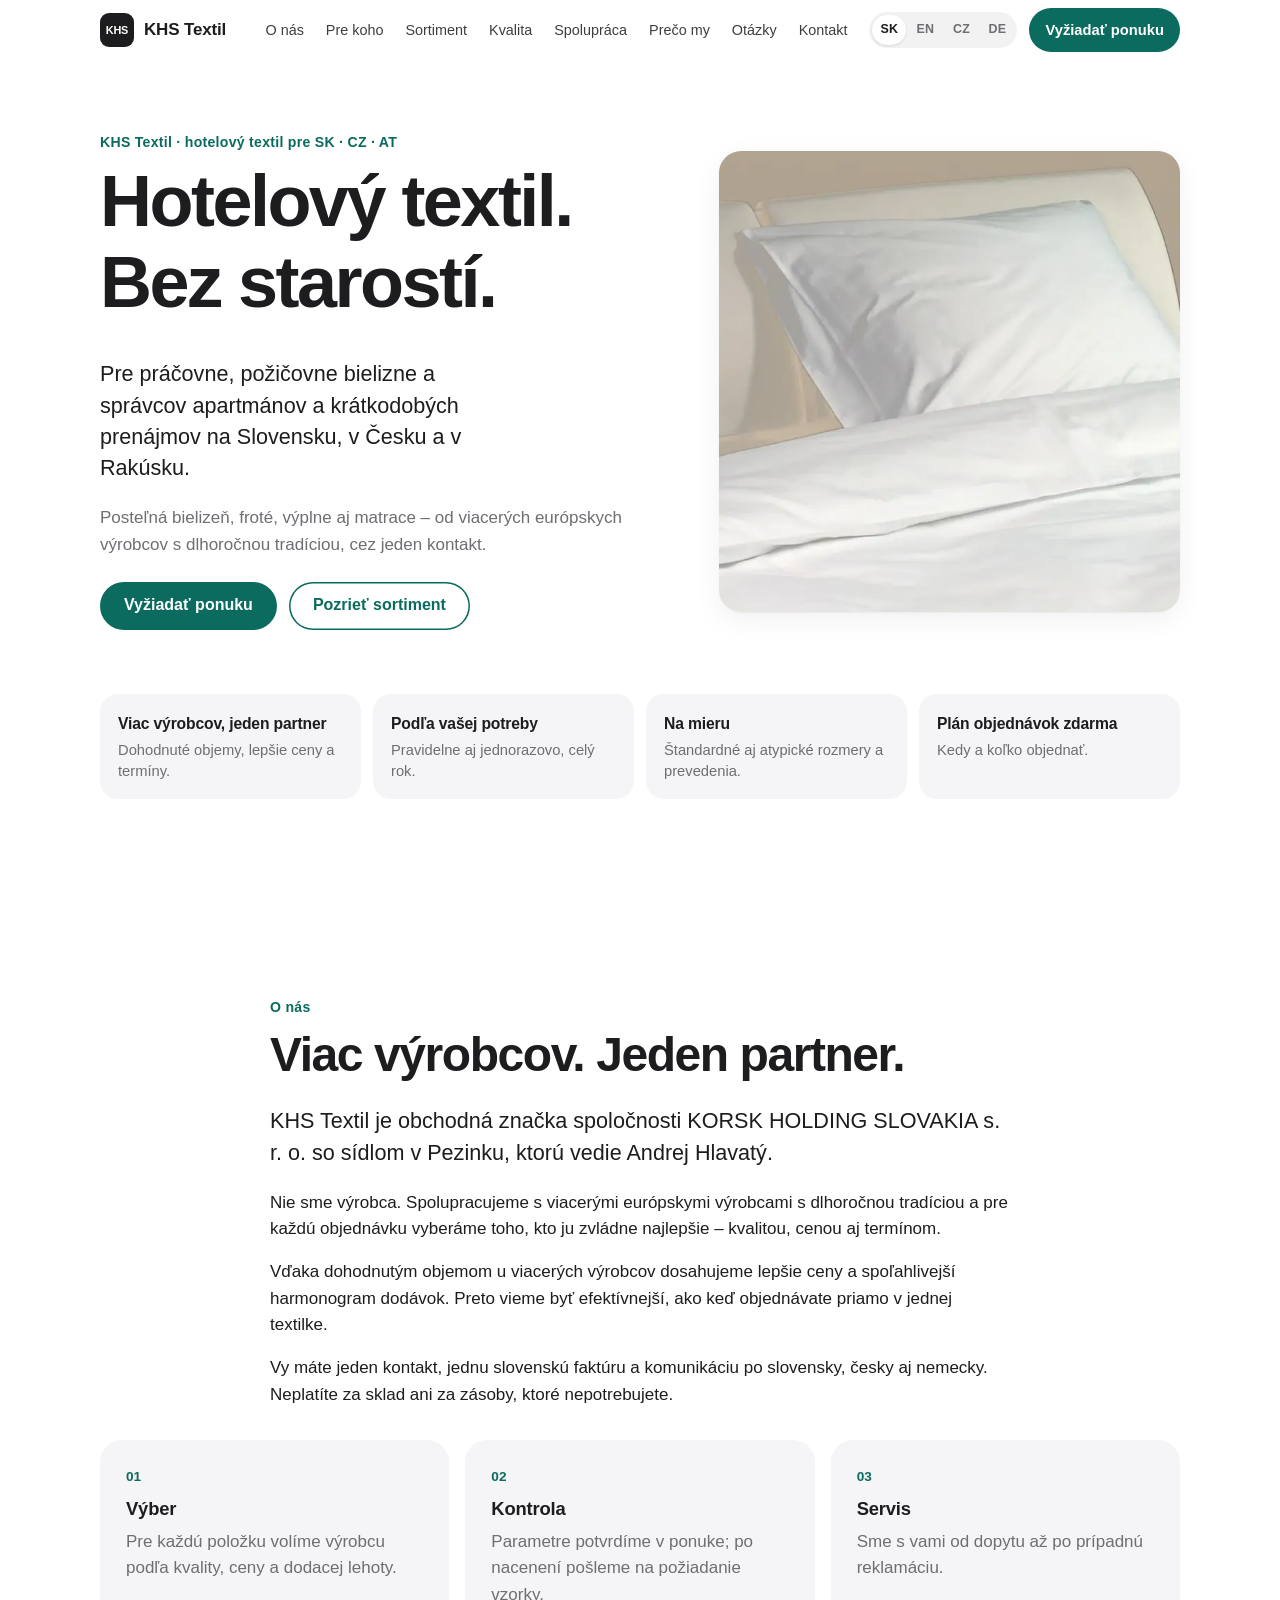
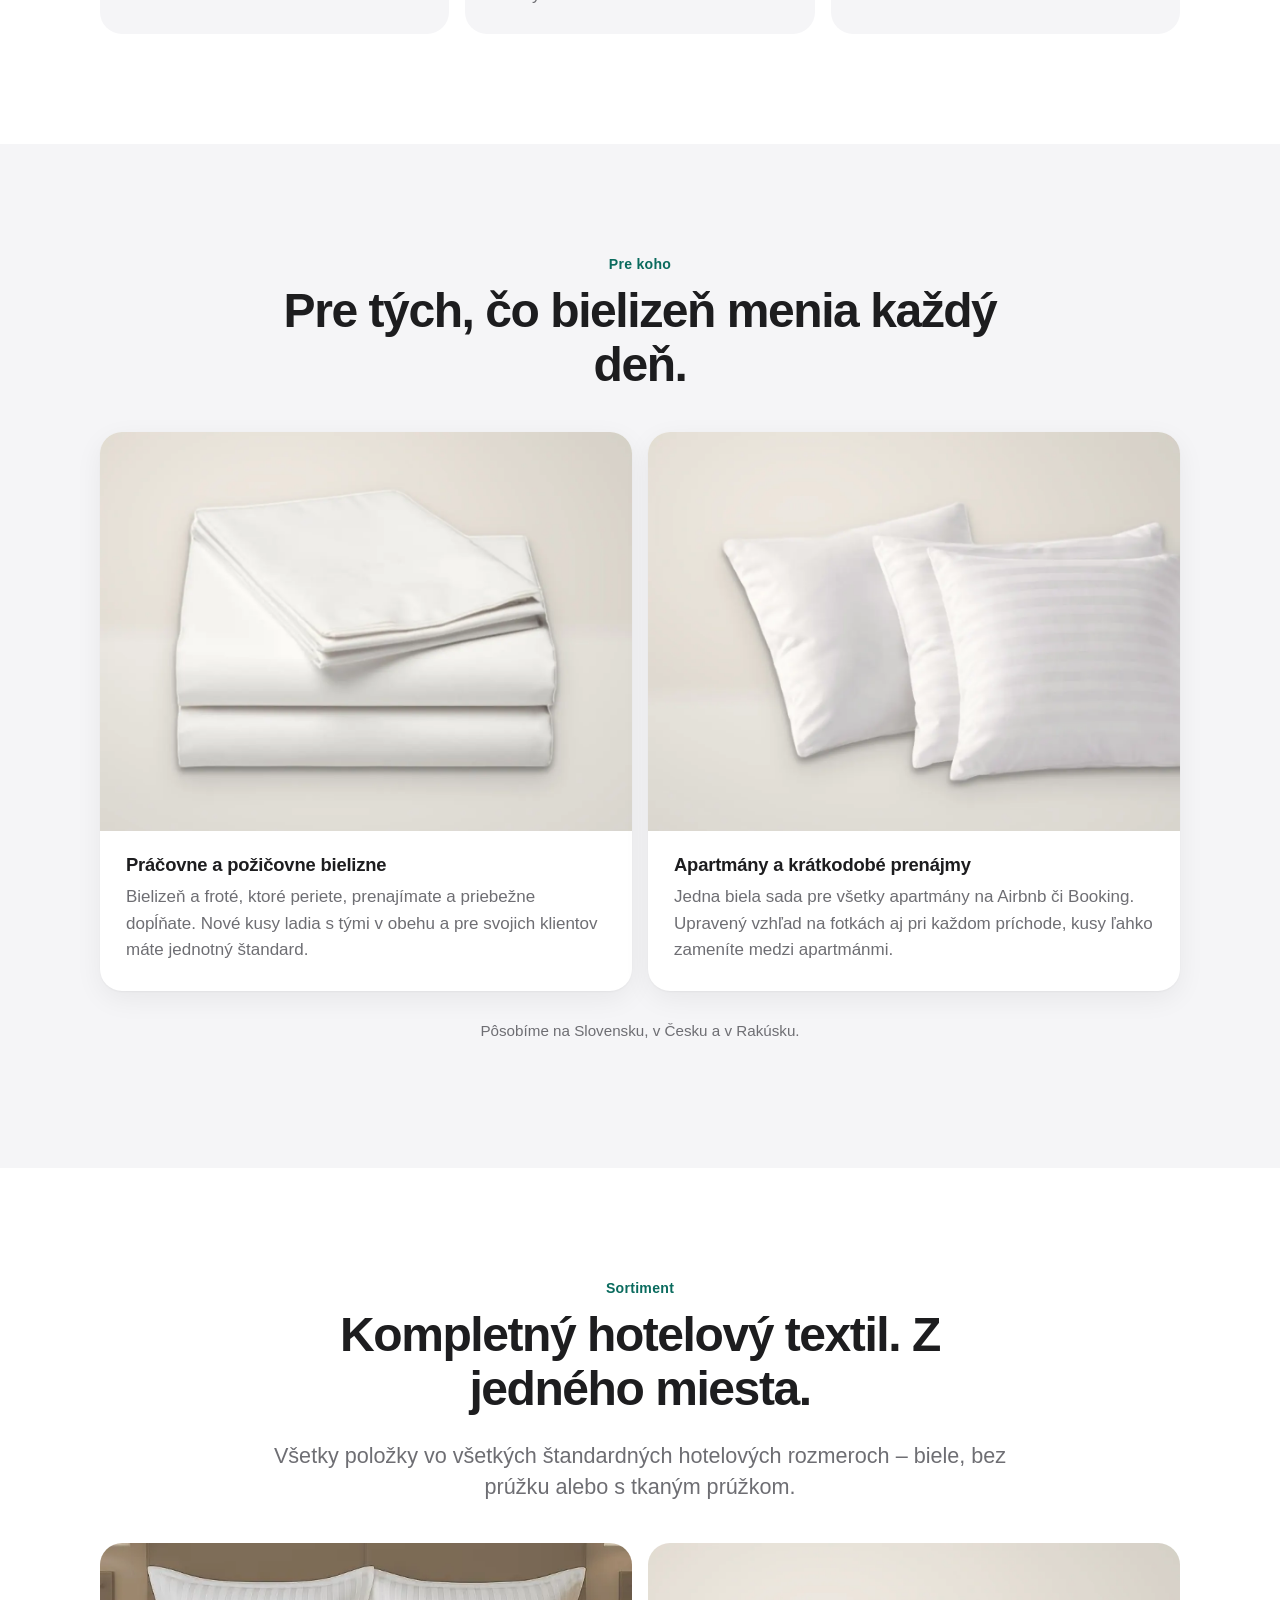
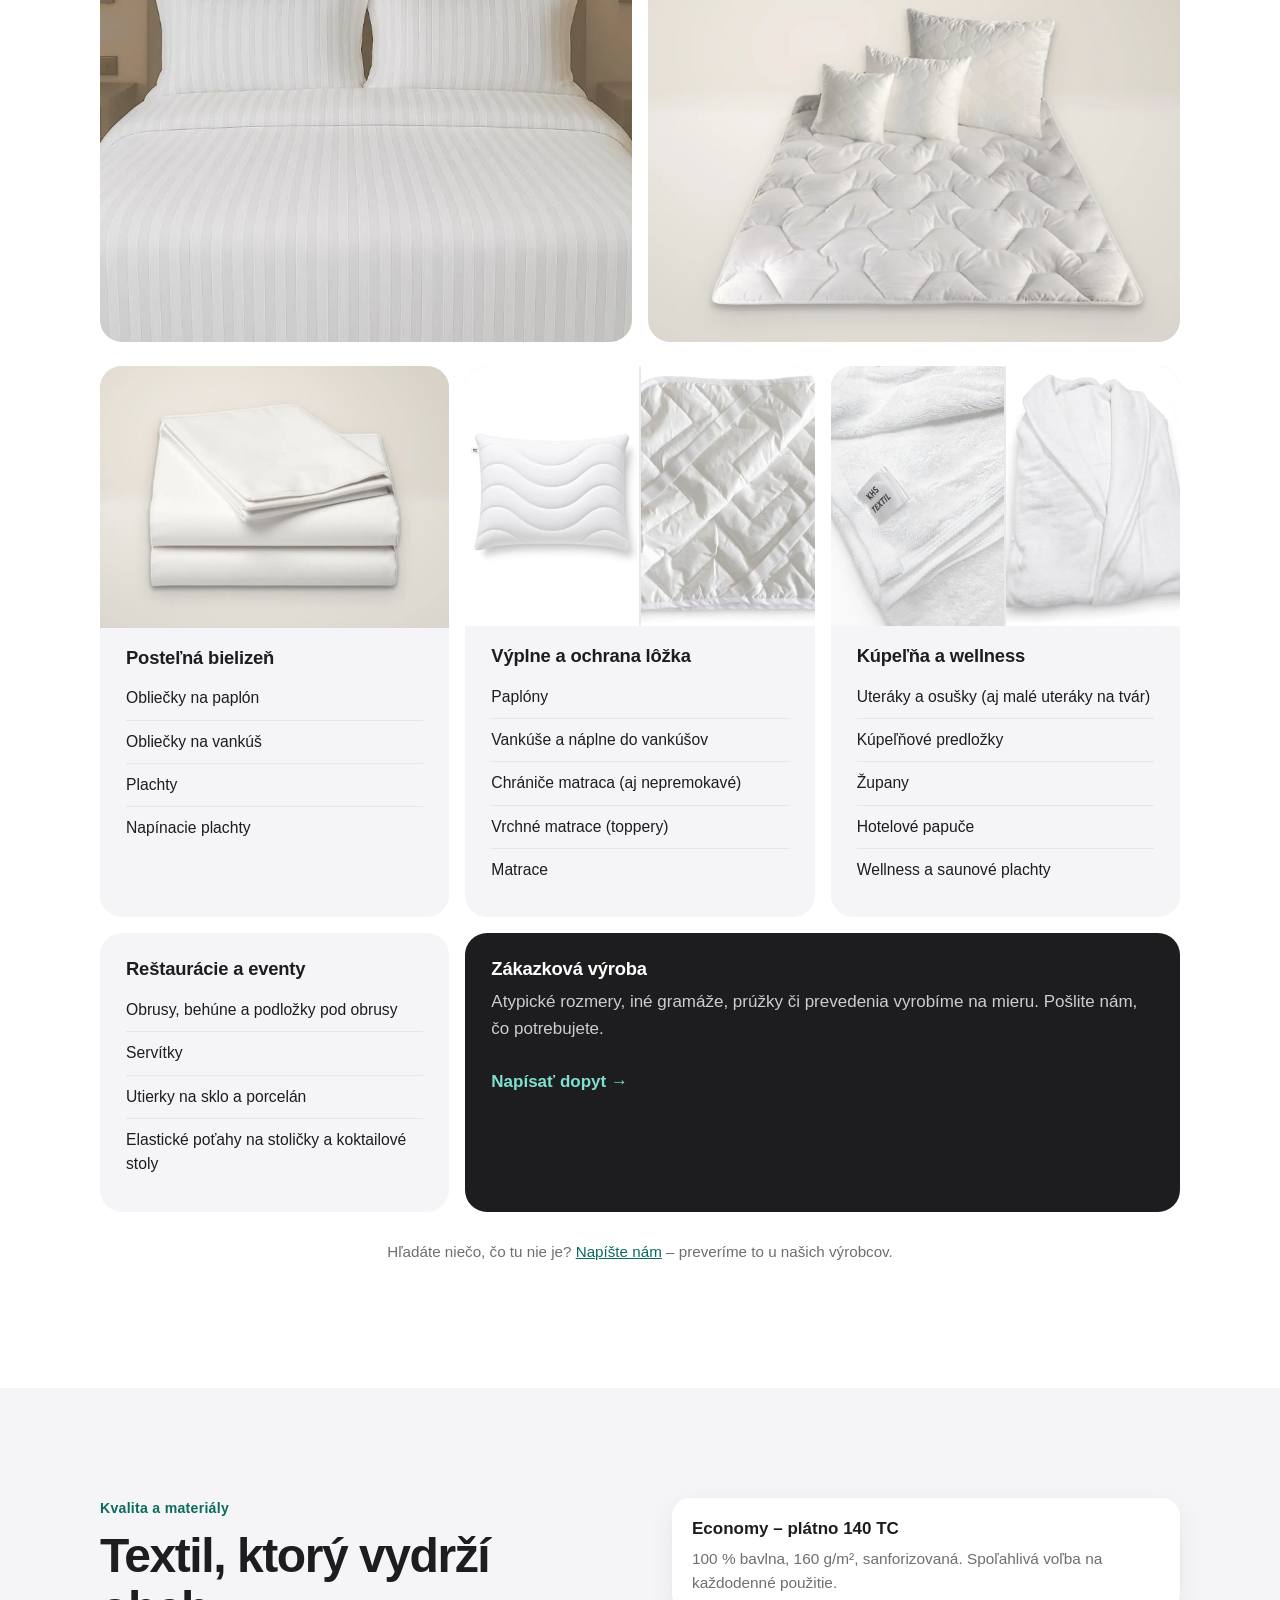
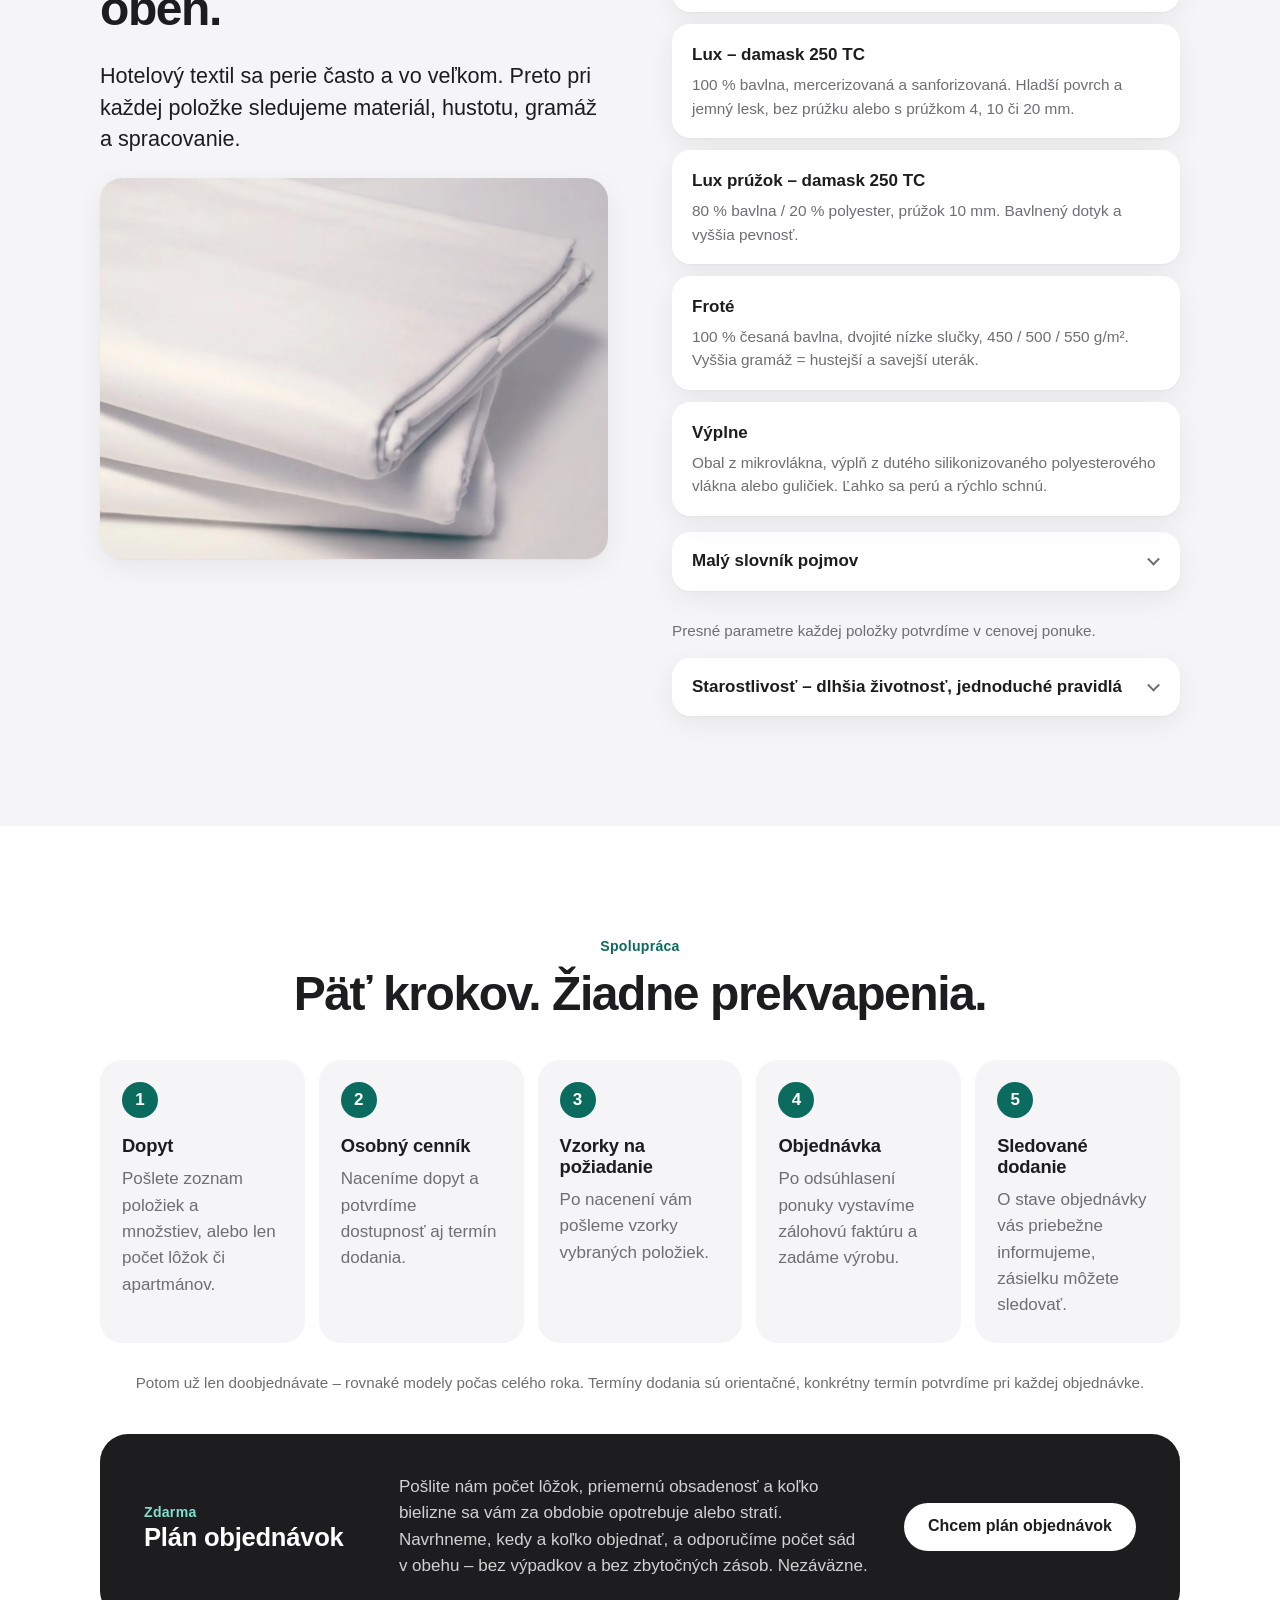
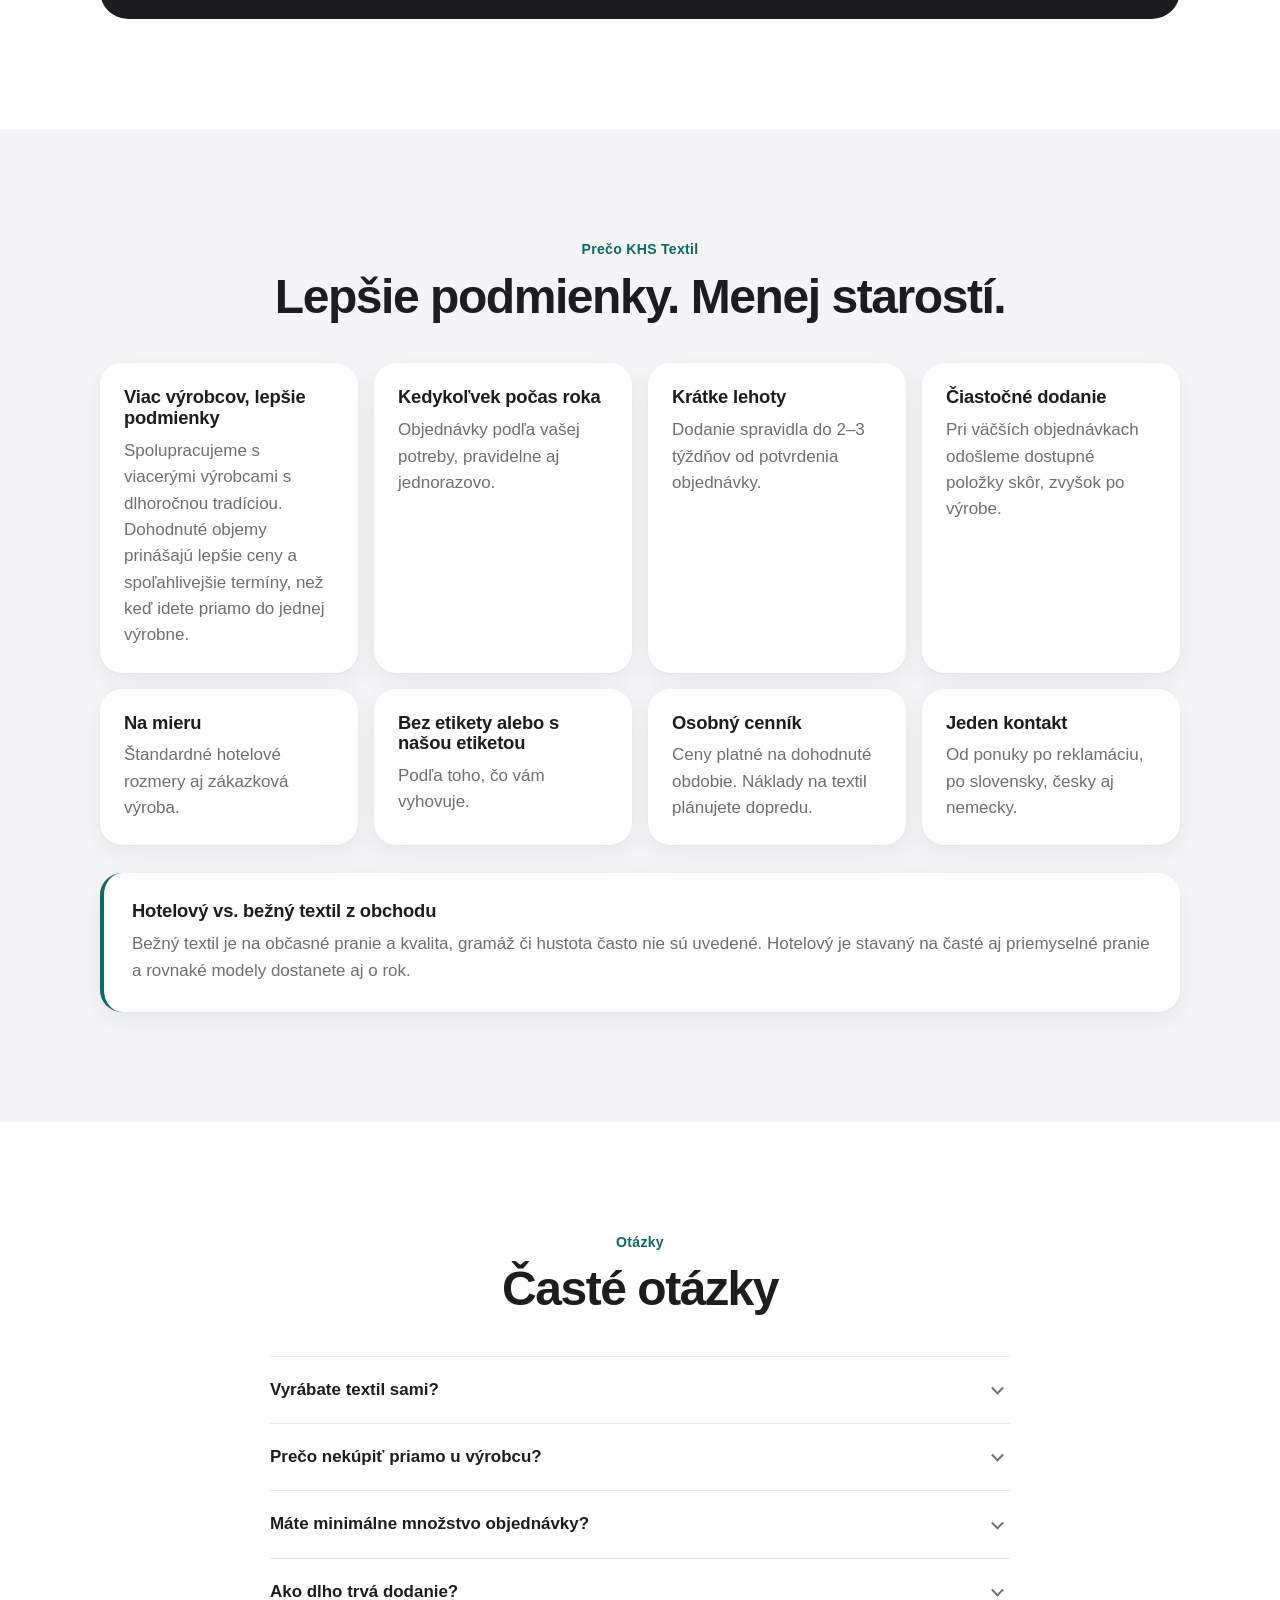
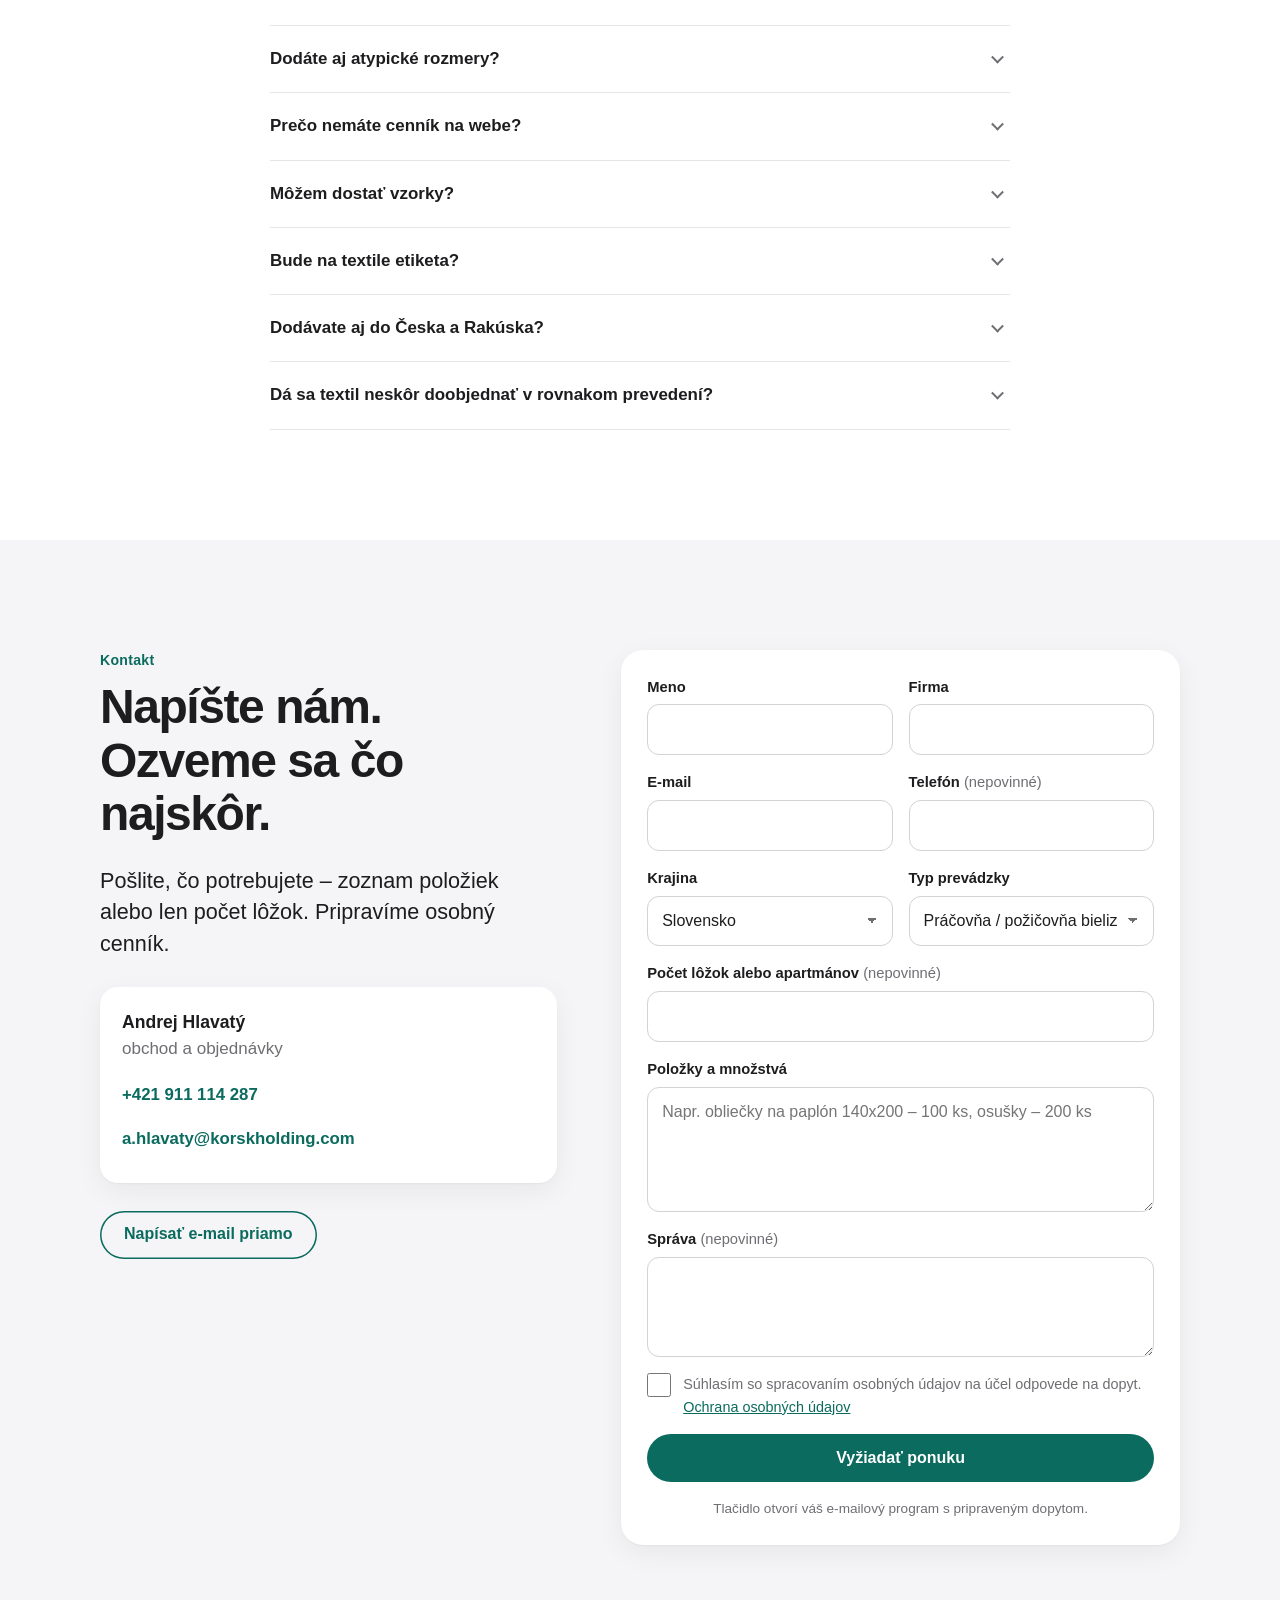
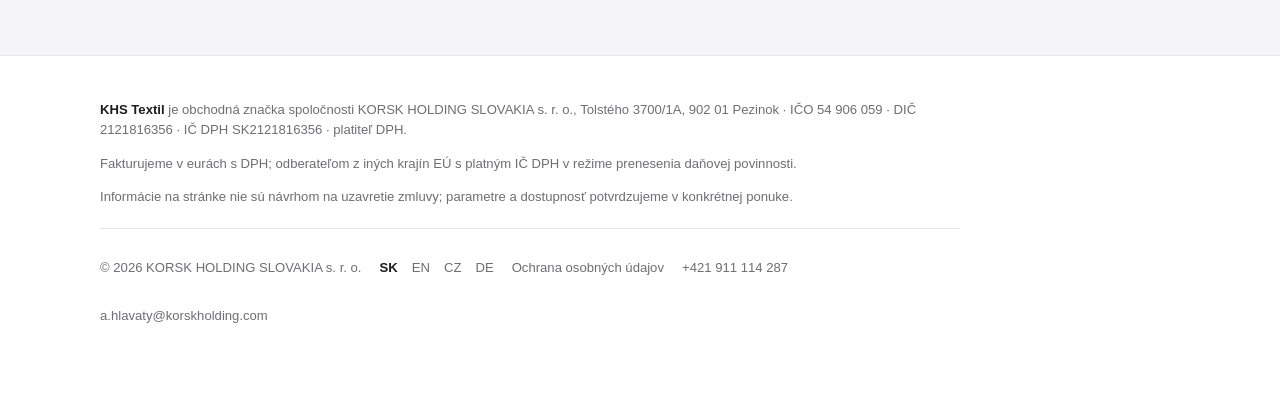
<file: index.html>
<!doctype html>
<html lang="sk">
<head>
<meta charset="utf-8">
<meta name="viewport" content="width=device-width, initial-scale=1, viewport-fit=cover">
<title>KHS Textil – hotelový textil pre práčovne a apartmány | Pezinok</title>
<link rel="canonical" href="https://khstextil.sk/">
<link rel="alternate" hreflang="sk" href="https://khstextil.sk/">
<link rel="alternate" hreflang="en" href="https://khstextil.sk/en/">
<link rel="alternate" hreflang="cs" href="https://khstextil.sk/cz/">
<link rel="alternate" hreflang="de" href="https://khstextil.sk/de/">
<link rel="alternate" hreflang="x-default" href="https://khstextil.sk/">
<meta name="description" content="KHS Textil – posteľná bielizeň, froté, výplne a matrace pre práčovne, požičovne bielizne a apartmány v SK, CZ a AT. Bez etikety alebo s našou etiketou.">
<meta name="theme-color" content="#ffffff">
<link rel="icon" href="favicon.svg" type="image/svg+xml">
<link rel="apple-touch-icon" href="favicon.svg">
<meta property="og:type" content="website">
<meta property="og:locale" content="sk_SK">
<meta property="og:locale:alternate" content="en_GB">
<meta property="og:locale:alternate" content="cs_CZ">
<meta property="og:locale:alternate" content="de_AT">
<meta property="og:url" content="https://khstextil.sk/">
<meta property="og:site_name" content="KHS Textil">
<meta property="og:title" content="KHS Textil – hotelový textil pre práčovne a apartmány | Pezinok">
<meta property="og:description" content="KHS Textil – posteľná bielizeň, froté, výplne a matrace pre práčovne, požičovne bielizne a apartmány v SK, CZ a AT. Bez etikety alebo s našou etiketou.">
<meta property="og:image" content="https://khstextil.sk/img/postel_prusok.jpg">
<link rel="stylesheet" href="style.css">
<script type="application/ld+json">{"@context": "https://schema.org", "@type": ["Organization", "LocalBusiness"], "@id": "https://khstextil.sk/#org", "name": "KHS Textil", "legalName": "KORSK HOLDING SLOVAKIA s. r. o.", "url": "https://khstextil.sk", "logo": "https://khstextil.sk/favicon.svg", "image": "https://khstextil.sk/img/postel_prusok.jpg", "email": "a.hlavaty@korskholding.com", "telephone": "+421 911 114 287", "vatID": "SK2121816356", "taxID": "2121816356", "address": {"@type": "PostalAddress", "streetAddress": "Tolstého 3700/1A", "postalCode": "902 01", "addressLocality": "Pezinok", "addressCountry": "SK"}, "areaServed": ["SK", "CZ", "AT"]}</script>
</head>
<body>
<a class="skip" href="#obsah">Preskočiť na obsah</a>
<header class="site-header">
  <div class="wrap bar">
    <a class="brand" href="#uvod" aria-label="KHS Textil – úvod"><span class="mono" aria-hidden="true">KHS</span><span>KHS Textil</span></a>
    <nav id="nav" class="nav" aria-label="Hlavné menu">
      <div class="lang lang-m" role="group" aria-label="Jazyk"><a href="index.html" hreflang="sk" lang="sk" aria-current="page">SK</a><a href="en/index.html" hreflang="en" lang="en">EN</a><a href="cz/index.html" hreflang="cs" lang="cs">CZ</a><a href="de/index.html" hreflang="de" lang="de">DE</a></div>
      <a href="#o-nas">O nás</a><a href="#pre-koho">Pre koho</a><a href="#sortiment">Sortiment</a><a href="#kvalita">Kvalita</a><a href="#spolupraca">Spolupráca</a><a href="#preco-my">Prečo my</a><a href="#otazky">Otázky</a><a href="#kontakt">Kontakt</a>
    </nav>
    <div class="lang lang-d" role="group" aria-label="Jazyk"><a href="index.html" hreflang="sk" lang="sk" aria-current="page">SK</a><a href="en/index.html" hreflang="en" lang="en">EN</a><a href="cz/index.html" hreflang="cs" lang="cs">CZ</a><a href="de/index.html" hreflang="de" lang="de">DE</a></div>
    <a class="btn btn-sm" href="#kontakt">Vyžiadať ponuku</a>
    <button class="menu-btn" type="button" aria-label="Menu" aria-expanded="false" aria-controls="nav"><span></span><span></span></button>
  </div>
</header>

<main id="obsah">
<section id="uvod" class="hero">
  <div class="wrap hero-grid">
    <div class="hero-text">
      <h1><span class="eyebrow h1-eyebrow">KHS Textil · hotelový textil pre SK · CZ · AT</span>Hotelový textil.<br>Bez starostí.</h1>
      <p class="lead">Pre práčovne, požičovne bielizne a správcov apartmánov a krátkodobých prenájmov na Slovensku, v Česku a v Rakúsku.</p>
      <p class="sub">Posteľná bielizeň, froté, výplne aj matrace – od viacerých európskych výrobcov s dlhoročnou tradíciou, cez jeden kontakt.</p>
      <div class="cta"><a class="btn" href="#kontakt">Vyžiadať ponuku</a><a class="btn btn-ghost" href="#sortiment">Pozrieť sortiment</a></div>
    </div>
    <div class="hero-img"><picture><source srcset="img/postel_biela.webp" type="image/webp"><img src="img/postel_biela.jpg" alt="Biela hotelová posteľná bielizeň na posteli" width="675" height="663" loading="eager" fetchpriority="high" decoding="async"></picture></div>
  </div>
  <div class="wrap">
    <ul class="benefits">
      <li><strong>Viac výrobcov, jeden partner</strong><span>Dohodnuté objemy, lepšie ceny a termíny.</span></li>
      <li><strong>Podľa vašej potreby</strong><span>Pravidelne aj jednorazovo, celý rok.</span></li>
      <li><strong>Na mieru</strong><span>Štandardné aj atypické rozmery a prevedenia.</span></li>
      <li><strong>Plán objednávok zdarma</strong><span>Kedy a koľko objednať.</span></li>
    </ul>
  </div>
</section>

<section id="o-nas" class="section">
  <div class="wrap narrow">
    <p class="eyebrow">O nás</p>
    <h2>Viac výrobcov. Jeden partner.</h2>
    <p class="lead">KHS Textil je obchodná značka spoločnosti KORSK HOLDING SLOVAKIA s. r. o. so sídlom v Pezinku, ktorú vedie Andrej Hlavatý.</p>
    <p>Nie sme výrobca. Spolupracujeme s viacerými európskymi výrobcami s dlhoročnou tradíciou a pre každú objednávku vyberáme toho, kto ju zvládne najlepšie – kvalitou, cenou aj termínom.</p>
    <p>Vďaka dohodnutým objemom u viacerých výrobcov dosahujeme lepšie ceny a spoľahlivejší harmonogram dodávok. Preto vieme byť efektívnejší, ako keď objednávate priamo v jednej textilke.</p>
    <p>Vy máte jeden kontakt, jednu slovenskú faktúru a komunikáciu po slovensky, česky aj nemecky. Neplatíte za sklad ani za zásoby, ktoré nepotrebujete.</p>
  </div>
  <div class="wrap">
    <div class="cards three">
      <article class="card"><span class="num">01</span><h3>Výber</h3><p>Pre každú položku volíme výrobcu podľa kvality, ceny a dodacej lehoty.</p></article>
      <article class="card"><span class="num">02</span><h3>Kontrola</h3><p>Parametre potvrdíme v ponuke; po nacenení pošleme na požiadanie vzorky.</p></article>
      <article class="card"><span class="num">03</span><h3>Servis</h3><p>Sme s vami od dopytu až po prípadnú reklamáciu.</p></article>
    </div>
  </div>
</section>

<section id="pre-koho" class="section alt">
  <div class="wrap">
    <div class="head"><p class="eyebrow">Pre koho</p><h2>Pre tých, čo bielizeň menia každý deň.</h2></div>
    <div class="cards two">
      <article class="card media"><picture><source srcset="img/plachty_stoh.webp" type="image/webp"><img src="img/plachty_stoh.jpg" alt="Stoh zložených bielych plachiet" width="1200" height="900" loading="lazy" decoding="async"></picture><div class="card-body"><h3>Práčovne a požičovne bielizne</h3><p>Bielizeň a froté, ktoré periete, prenajímate a priebežne dopĺňate. Nové kusy ladia s tými v obehu a pre svojich klientov máte jednotný štandard.</p></div></article>
      <article class="card media"><picture><source srcset="img/vankuse_prusok.webp" type="image/webp"><img src="img/vankuse_prusok.jpg" alt="Biele vankúše s jemným tkaným prúžkom" width="1200" height="900" loading="lazy" decoding="async"></picture><div class="card-body"><h3>Apartmány a krátkodobé prenájmy</h3><p>Jedna biela sada pre všetky apartmány na Airbnb či Booking. Upravený vzhľad na fotkách aj pri každom príchode, kusy ľahko zameníte medzi apartmánmi.</p></div></article>
    </div>
    <p class="note center">Pôsobíme na Slovensku, v Česku a v Rakúsku.</p>
  </div>
</section>

<section id="sortiment" class="section">
  <div class="wrap">
    <div class="head"><p class="eyebrow">Sortiment</p><h2>Kompletný hotelový textil. Z jedného miesta.</h2><p class="lead">Všetky položky vo všetkých štandardných hotelových rozmeroch – biele, bez prúžku alebo s tkaným prúžkom.</p></div>
    <div class="gallery">
      <figure><picture><source srcset="img/postel_prusok.webp" type="image/webp"><img src="img/postel_prusok.jpg" alt="Posteľ s bielou posteľnou bielizňou s tkaným prúžkom" width="752" height="800" loading="lazy" decoding="async"></picture></figure>
      <figure><picture><source srcset="img/paplon_vankuse.webp" type="image/webp"><img src="img/paplon_vankuse.jpg" alt="Biely prešívaný paplón a vankúše" width="1200" height="900" loading="lazy" decoding="async"></picture></figure>
    </div>
    <div class="cards cats">
      <article class="card cat"><div class="cat-img"><picture><source srcset="img/plachty_stoh.webp" type="image/webp"><img src="img/plachty_stoh.jpg" alt="Stoh zložených bielych plachiet" width="1200" height="900" loading="lazy" decoding="async"></picture></div><h3>Posteľná bielizeň</h3><ul><li>Obliečky na paplón</li><li>Obliečky na vankúš</li><li>Plachty</li><li>Napínacie plachty</li></ul></article>
      <article class="card cat"><div class="cat-img duo"><picture><source srcset="img/vypln_vankus.webp" type="image/webp"><img src="img/vypln_vankus.jpg" alt="Biely prešívaný vankúš" width="600" height="900" loading="lazy" decoding="async"></picture><picture><source srcset="img/vypln_chranic.webp" type="image/webp"><img src="img/vypln_chranic.jpg" alt="Prešívaný chránič matraca s etiketou KHS Textil" width="600" height="900" loading="lazy" decoding="async"></picture></div><h3>Výplne a ochrana lôžka</h3><ul><li>Paplóny</li><li>Vankúše a náplne do vankúšov</li><li>Chrániče matraca (aj nepremokavé)</li><li>Vrchné matrace (toppery)</li><li>Matrace</li></ul></article>
      <article class="card cat"><div class="cat-img duo"><picture><source srcset="img/kupelna_uterak.webp" type="image/webp"><img src="img/kupelna_uterak.jpg" alt="Biely froté uterák s etiketou KHS Textil" width="600" height="900" loading="lazy" decoding="async"></picture><picture><source srcset="img/kupelna_zupan.webp" type="image/webp"><img src="img/kupelna_zupan.jpg" alt="Biely froté župan so šálovým golierom" width="600" height="900" loading="lazy" decoding="async"></picture></div><h3>Kúpeľňa a wellness</h3><ul><li>Uteráky a osušky (aj malé uteráky na tvár)</li><li>Kúpeľňové predložky</li><li>Župany</li><li>Hotelové papuče</li><li>Wellness a saunové plachty</li></ul></article>
      <article class="card"><h3>Reštaurácie a eventy</h3><ul><li>Obrusy, behúne a podložky pod obrusy</li><li>Servítky</li><li>Utierky na sklo a porcelán</li><li>Elastické poťahy na stoličky a koktailové stoly</li></ul></article>
      <article class="card accent"><h3>Zákazková výroba</h3><p>Atypické rozmery, iné gramáže, prúžky či prevedenia vyrobíme na mieru. Pošlite nám, čo potrebujete.</p><a class="link" href="#kontakt">Napísať dopyt →</a></article>
    </div>
    <p class="note center">Hľadáte niečo, čo tu nie je? <a href="#kontakt">Napíšte nám</a> – preveríme to u našich výrobcov.</p>
  </div>
</section>

<section id="kvalita" class="section alt">
  <div class="wrap split">
    <div>
      <p class="eyebrow">Kvalita a materiály</p>
      <h2>Textil, ktorý vydrží obeh.</h2>
      <p class="lead">Hotelový textil sa perie často a vo veľkom. Preto pri každej položke sledujeme materiál, hustotu, gramáž a spracovanie.</p>
      <div class="split-img"><picture><source srcset="img/plachty_detail.webp" type="image/webp"><img src="img/plachty_detail.jpg" alt="Detail bielej hotelovej plachty" width="1200" height="900" loading="lazy" decoding="async"></picture></div>
    </div>
    <div>
      <dl class="specs">
        <div><dt>Economy – plátno 140 TC</dt><dd>100 % bavlna, 160 g/m², sanforizovaná. Spoľahlivá voľba na každodenné použitie.</dd></div>
        <div><dt>Lux – damask 250 TC</dt><dd>100 % bavlna, mercerizovaná a sanforizovaná. Hladší povrch a jemný lesk, bez prúžku alebo s prúžkom 4, 10 či 20 mm.</dd></div>
        <div><dt>Lux prúžok – damask 250 TC</dt><dd>80 % bavlna / 20 % polyester, prúžok 10 mm. Bavlnený dotyk a vyššia pevnosť.</dd></div>
        <div><dt>Froté</dt><dd>100 % česaná bavlna, dvojité nízke slučky, 450 / 500 / 550 g/m². Vyššia gramáž = hustejší a savejší uterák.</dd></div>
        <div><dt>Výplne</dt><dd>Obal z mikrovlákna, výplň z dutého silikonizovaného polyesterového vlákna alebo guličiek. Ľahko sa perú a rýchlo schnú.</dd></div>
      </dl>
      <details class="glossary">
        <summary>Malý slovník pojmov</summary>
        <dl>
          <dt>TC (thread count)</dt><dd>Počet nití na štvorcový palec. Vyššie číslo = hustejšia a hladšia tkanina.</dd>
          <dt>Sanforizácia</dt><dd>Úprava, ktorá obmedzuje zrážanie po praní. Bielizeň drží rozmer.</dd>
          <dt>Mercerizácia</dt><dd>Úprava bavlny pre vyššiu pevnosť a jemný lesk.</dd>
          <dt>Damask / satén</dt><dd>Väzba s hladkým, lesklým povrchom; typická pre hotelové prúžky.</dd>
          <dt>Gramáž (g/m²)</dt><dd>Hmotnosť látky; pri froté hovorí o hustote a savosti.</dd>
        </dl>
      </details>
      <p class="note">Presné parametre každej položky potvrdíme v cenovej ponuke.</p>
      <details class="glossary">
        <summary>Starostlivosť – dlhšia životnosť, jednoduché pravidlá</summary>
        <ul class="ticks">
          <li>Nový textil pred prvým použitím vyperte.</li>
          <li>Bielu bielizeň perte oddelene od farebnej.</li>
          <li>Neprepĺňajte práčku ani sušičku – textil sa lepšie vyperie a menej sa krčí.</li>
          <li>Dávkujte prací prostriedok podľa tvrdosti vody; bielidlá používajte striedmo.</li>
          <li>Froté nežehlite a nepoužívajte zmäkčovač pri každom praní – znižuje savosť.</li>
          <li>Teplotu a postup zvoľte podľa zloženia materiálu; odporúčania ku konkrétnym položkám vám pošleme s ponukou.</li>
        </ul>
      </details>
    </div>
  </div>
</section>

<section id="spolupraca" class="section">
  <div class="wrap">
    <div class="head"><p class="eyebrow">Spolupráca</p><h2>Päť krokov. Žiadne prekvapenia.</h2></div>
    <ol class="steps">
      <li><h3>Dopyt</h3><p>Pošlete zoznam položiek a množstiev, alebo len počet lôžok či apartmánov.</p></li>
      <li><h3>Osobný cenník</h3><p>Naceníme dopyt a potvrdíme dostupnosť aj termín dodania.</p></li>
      <li><h3>Vzorky na požiadanie</h3><p>Po nacenení vám pošleme vzorky vybraných položiek.</p></li>
      <li><h3>Objednávka</h3><p>Po odsúhlasení ponuky vystavíme zálohovú faktúru a zadáme výrobu.</p></li>
      <li><h3>Sledované dodanie</h3><p>O stave objednávky vás priebežne informujeme, zásielku môžete sledovať.</p></li>
    </ol>
    <p class="note center">Potom už len doobjednávate – rovnaké modely počas celého roka. Termíny dodania sú orientačné, konkrétny termín potvrdíme pri každej objednávke.</p>
    <div class="plan">
      <div><p class="eyebrow">Zdarma</p><h3>Plán objednávok</h3></div>
      <p>Pošlite nám počet lôžok, priemernú obsadenosť a koľko bielizne sa vám za obdobie opotrebuje alebo stratí. Navrhneme, kedy a koľko objednať, a odporučíme počet sád v obehu – bez výpadkov a bez zbytočných zásob. Nezáväzne.</p>
      <a class="btn" href="#kontakt">Chcem plán objednávok</a>
    </div>
  </div>
</section>

<section id="preco-my" class="section alt">
  <div class="wrap">
    <div class="head"><p class="eyebrow">Prečo KHS Textil</p><h2>Lepšie podmienky. Menej starostí.</h2></div>
    <div class="cards grid4">
      <article class="card"><h3>Viac výrobcov, lepšie podmienky</h3><p>Spolupracujeme s viacerými výrobcami s dlhoročnou tradíciou. Dohodnuté objemy prinášajú lepšie ceny a spoľahlivejšie termíny, než keď idete priamo do jednej výrobne.</p></article>
      <article class="card"><h3>Kedykoľvek počas roka</h3><p>Objednávky podľa vašej potreby, pravidelne aj jednorazovo.</p></article>
      <article class="card"><h3>Krátke lehoty</h3><p>Dodanie spravidla do 2–3 týždňov od potvrdenia objednávky.</p></article>
      <article class="card"><h3>Čiastočné dodanie</h3><p>Pri väčších objednávkach odošleme dostupné položky skôr, zvyšok po výrobe.</p></article>
      <article class="card"><h3>Na mieru</h3><p>Štandardné hotelové rozmery aj zákazková výroba.</p></article>
      <article class="card"><h3>Bez etikety alebo s našou etiketou</h3><p>Podľa toho, čo vám vyhovuje.</p></article>
      <article class="card"><h3>Osobný cenník</h3><p>Ceny platné na dohodnuté obdobie. Náklady na textil plánujete dopredu.</p></article>
      <article class="card"><h3>Jeden kontakt</h3><p>Od ponuky po reklamáciu, po slovensky, česky aj nemecky.</p></article>
    </div>
    <div class="compare">
      <h3>Hotelový vs. bežný textil z obchodu</h3>
      <p>Bežný textil je na občasné pranie a kvalita, gramáž či hustota často nie sú uvedené. Hotelový je stavaný na časté aj priemyselné pranie a rovnaké modely dostanete aj o rok.</p>
    </div>
  </div>
</section>

<section id="otazky" class="section">
  <div class="wrap narrow">
    <div class="head"><p class="eyebrow">Otázky</p><h2>Časté otázky</h2></div>
    <div class="faq">
      <details><summary>Vyrábate textil sami?</summary><p>Nie. Sme obchodná firma a spolupracujeme s viacerými európskymi výrobcami s dlhoročnou tradíciou. Výber výrobcu, kontrolu parametrov, objednávku aj dodanie zabezpečujeme my.</p></details>
      <details><summary>Prečo nekúpiť priamo u výrobcu?</summary><p>Jedna výrobňa má jeden sortiment a jeden harmonogram. My spájame viacerých výrobcov a dohodnuté objemy – preto vieme ponúknuť lepšie ceny, termíny a celý sortiment naraz.</p></details>
      <details><summary>Máte minimálne množstvo objednávky?</summary><p>Objednávate podľa vašej potreby, pravidelne aj jednorazovo. Podmienky pre konkrétne položky potvrdíme v ponuke.</p></details>
      <details><summary>Ako dlho trvá dodanie?</summary><p>Spravidla 2–3 týždne od potvrdenia objednávky a úhrady zálohy. Presný termín potvrdíme pri každej objednávke.</p></details>
      <details><summary>Dodáte aj atypické rozmery?</summary><p>Áno, okrem štandardných hotelových rozmerov vyrábame aj na mieru.</p></details>
      <details><summary>Prečo nemáte cenník na webe?</summary><p>Ceny závisia od sortimentu, kvality a množstiev. Pripravíme vám osobný cenník s cenami platnými na dohodnuté obdobie.</p></details>
      <details><summary>Môžem dostať vzorky?</summary><p>Áno – po nacenení dopytu vám pošleme vzorky vybraných položiek.</p></details>
      <details><summary>Bude na textile etiketa?</summary><p>Dodávame bez etikety alebo s našou etiketou KHS Textil.</p></details>
      <details><summary>Dodávate aj do Česka a Rakúska?</summary><p>Áno. Odberateľom z iných krajín EÚ s platným IČ DPH fakturujeme v režime prenesenia daňovej povinnosti.</p></details>
      <details><summary>Dá sa textil neskôr doobjednať v rovnakom prevedení?</summary><p>Áno, pri opakovaných objednávkach dodávame rovnaké modely.</p></details>
    </div>
  </div>
</section>

<section id="kontakt" class="section alt">
  <div class="wrap contact">
    <div class="contact-info">
      <p class="eyebrow">Kontakt</p>
      <h2>Napíšte nám. Ozveme sa čo najskôr.</h2>
      <p class="lead">Pošlite, čo potrebujete – zoznam položiek alebo len počet lôžok. Pripravíme osobný cenník.</p>
      <div class="person">
        <p class="pname">Andrej Hlavatý</p><p class="prole">obchod a objednávky</p>
        <a class="clink" href="tel:+421911114287">+421 911 114 287</a>
        <a class="clink" href="mailto:a.hlavaty@korskholding.com">a.hlavaty@korskholding.com</a>
      </div>
      <a class="btn btn-ghost" href="mailto:a.hlavaty@korskholding.com?subject=Dopyt%20%E2%80%93%20KHS%20Textil&amp;body=Dobr%C3%BD%20de%C5%88%2C%0A%0Apros%C3%ADm%20o%20cenov%C3%BA%20ponuku.%0A%0AMeno%3A%0AFirma%3A%0ATyp%20prev%C3%A1dzky%20%28pr%C3%A1%C4%8Dov%C5%88a%20%2F%20po%C5%BEi%C4%8Dov%C5%88a%20bielizne%20%2F%20apartm%C3%A1ny%20%2F%20in%C3%A9%29%3A%0AKrajina%3A%0APo%C4%8Det%20l%C3%B4%C5%BEok%20alebo%20apartm%C3%A1nov%3A%0A%0APolo%C5%BEky%20a%20mno%C5%BEstv%C3%A1%3A%0A-%20%0A-%20%0A%0A%C4%8Eakujem.">Napísať e-mail priamo</a>
    </div>
    <form id="dopyt" class="form card" novalidate>
      <div class="row2">
        <label><span class="lbl">Meno</span><input name="meno" autocomplete="name" required></label>
        <label><span class="lbl">Firma</span><input name="firma" autocomplete="organization" required></label>
      </div>
      <div class="row2">
        <label><span class="lbl">E-mail</span><input name="email" type="email" autocomplete="email" inputmode="email" required></label>
        <label><span class="lbl">Telefón <span class="opt">(nepovinné)</span></span><input name="telefon" type="tel" autocomplete="tel" inputmode="tel"></label>
      </div>
      <div class="row2">
        <label><span class="lbl">Krajina</span><select name="krajina"><option>Slovensko</option><option>Česko</option><option>Rakúsko</option><option>Iná</option></select></label>
        <label><span class="lbl">Typ prevádzky</span><select name="typ"><option>Práčovňa / požičovňa bielizne</option><option>Apartmány / krátkodobý prenájom</option><option>Iné</option></select></label>
      </div>
      <label><span class="lbl">Počet lôžok alebo apartmánov <span class="opt">(nepovinné)</span></span><input name="luzka" inputmode="numeric"></label>
      <label><span class="lbl">Položky a množstvá</span><textarea name="polozky" rows="4" placeholder="Napr. obliečky na paplón 140x200 – 100 ks, osušky – 200 ks"></textarea></label>
      <label><span class="lbl">Správa <span class="opt">(nepovinné)</span></span><textarea name="sprava" rows="3"></textarea></label>
      <label class="check"><input type="checkbox" name="suhlas" required><span>Súhlasím so spracovaním osobných údajov na účel odpovede na dopyt. <a href="privacy.html">Ochrana osobných údajov</a></span></label>
      <button class="btn btn-full" type="submit">Vyžiadať ponuku</button>
      <p class="form-hint" id="form-status" role="status">Tlačidlo otvorí váš e-mailový program s pripraveným dopytom.</p>
    </form>
  </div>
</section>
</main>

<footer class="footer">
  <div class="wrap">
    <p><strong>KHS Textil</strong> je obchodná značka spoločnosti KORSK HOLDING SLOVAKIA s. r. o., Tolstého 3700/1A, 902 01 Pezinok · IČO 54 906 059 · DIČ 2121816356 · IČ DPH SK2121816356 · platiteľ DPH.</p>
    <p>Fakturujeme v eurách s DPH; odberateľom z iných krajín EÚ s platným IČ DPH v režime prenesenia daňovej povinnosti.</p>
    <p>Informácie na stránke nie sú návrhom na uzavretie zmluvy; parametre a dostupnosť potvrdzujeme v konkrétnej ponuke.</p>
    <p class="fbottom"><span>© 2026 KORSK HOLDING SLOVAKIA s. r. o.</span><span class="lang-f"><a href="index.html" hreflang="sk" lang="sk" aria-current="page">SK</a><a href="en/index.html" hreflang="en" lang="en">EN</a><a href="cz/index.html" hreflang="cs" lang="cs">CZ</a><a href="de/index.html" hreflang="de" lang="de">DE</a></span><a href="privacy.html">Ochrana osobných údajov</a><a href="tel:+421911114287">+421 911 114 287</a><a href="mailto:a.hlavaty@korskholding.com">a.hlavaty@korskholding.com</a></p>
  </div>
</footer>
<script src="script.js" defer></script>
</body>
</html>
</file>
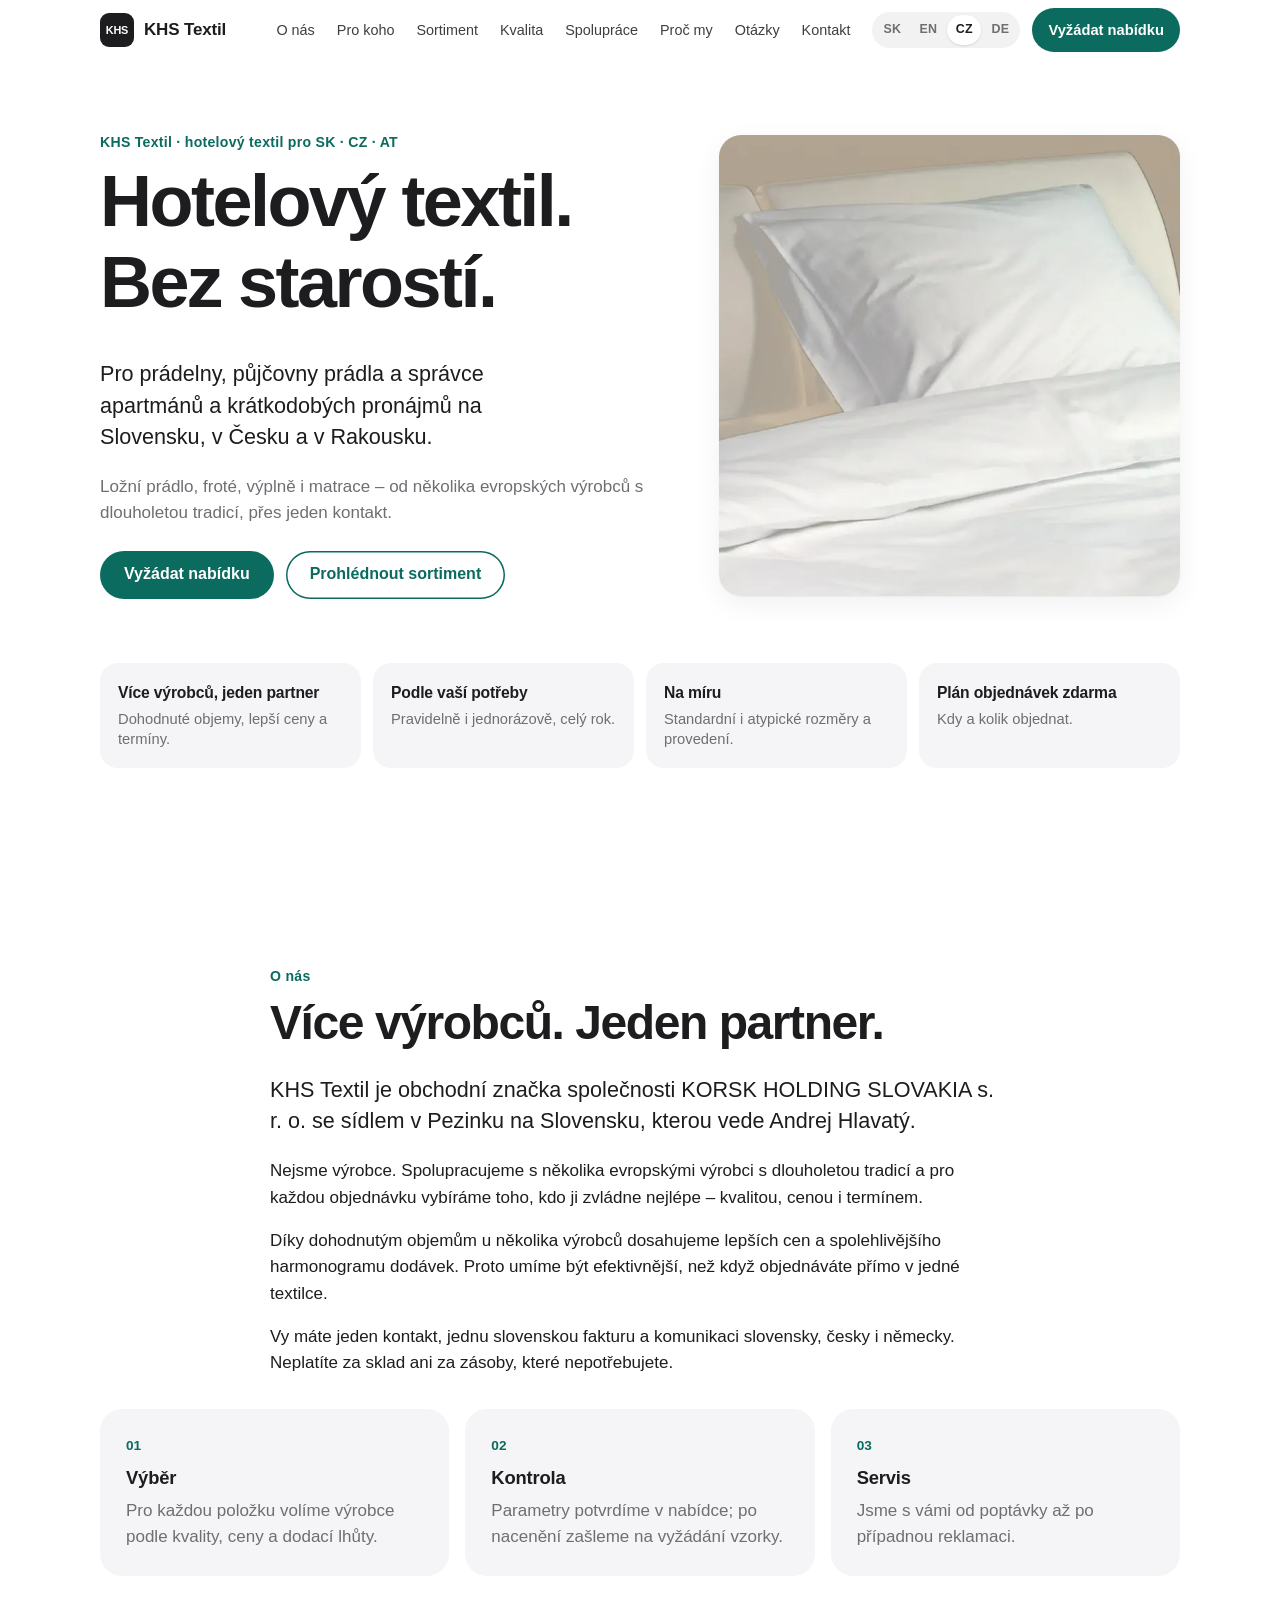
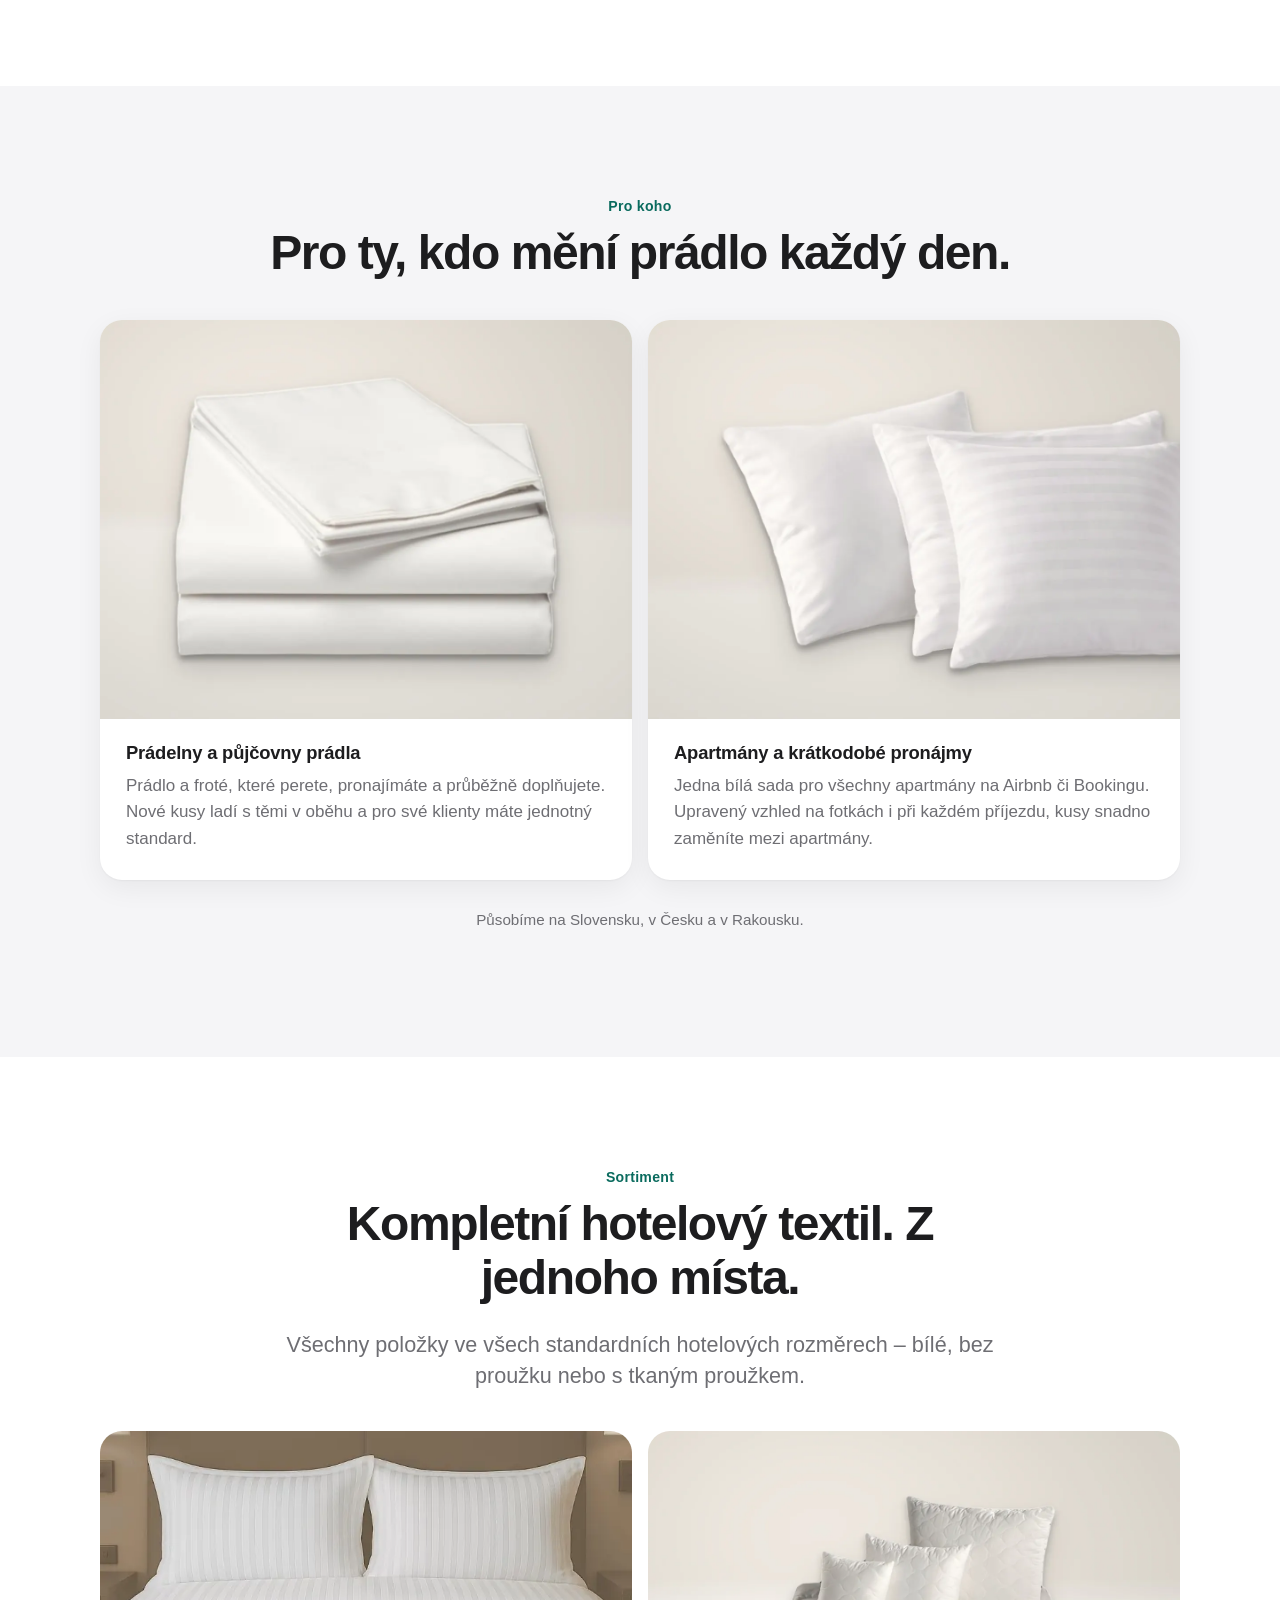
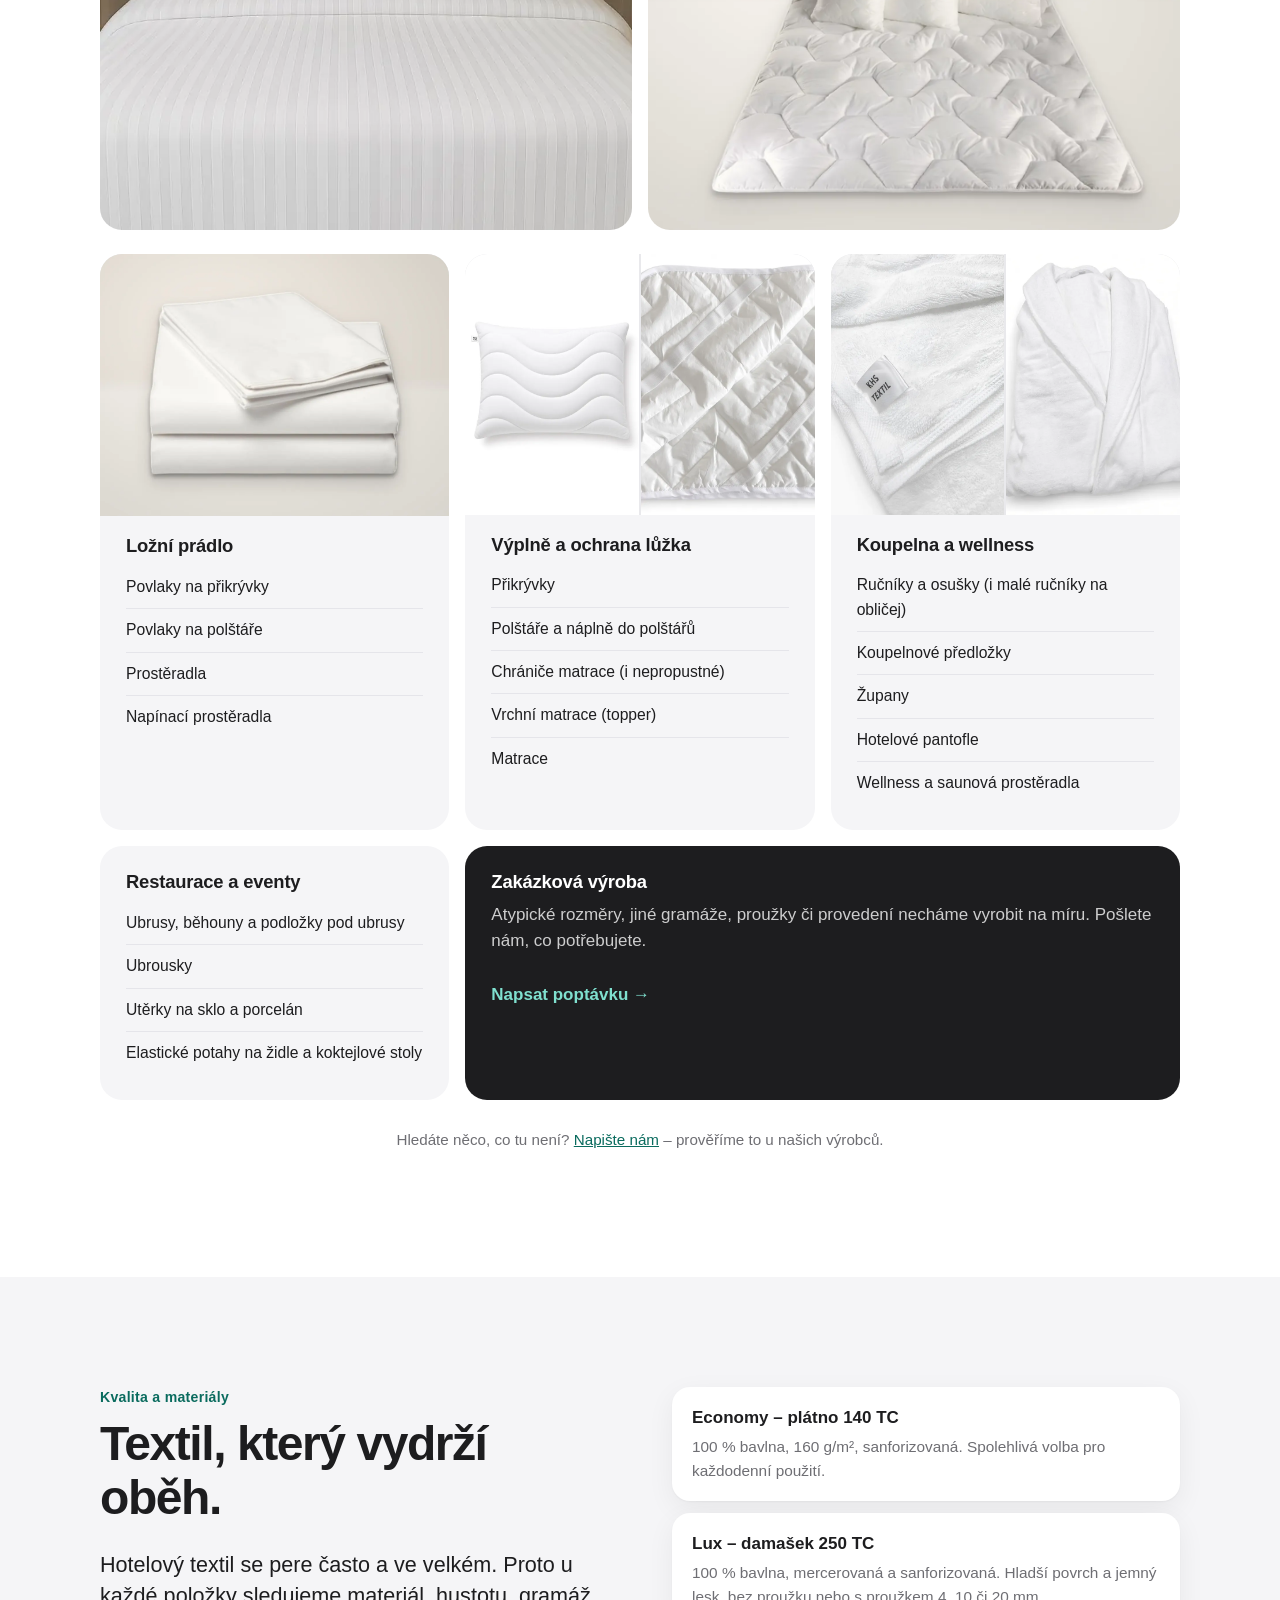
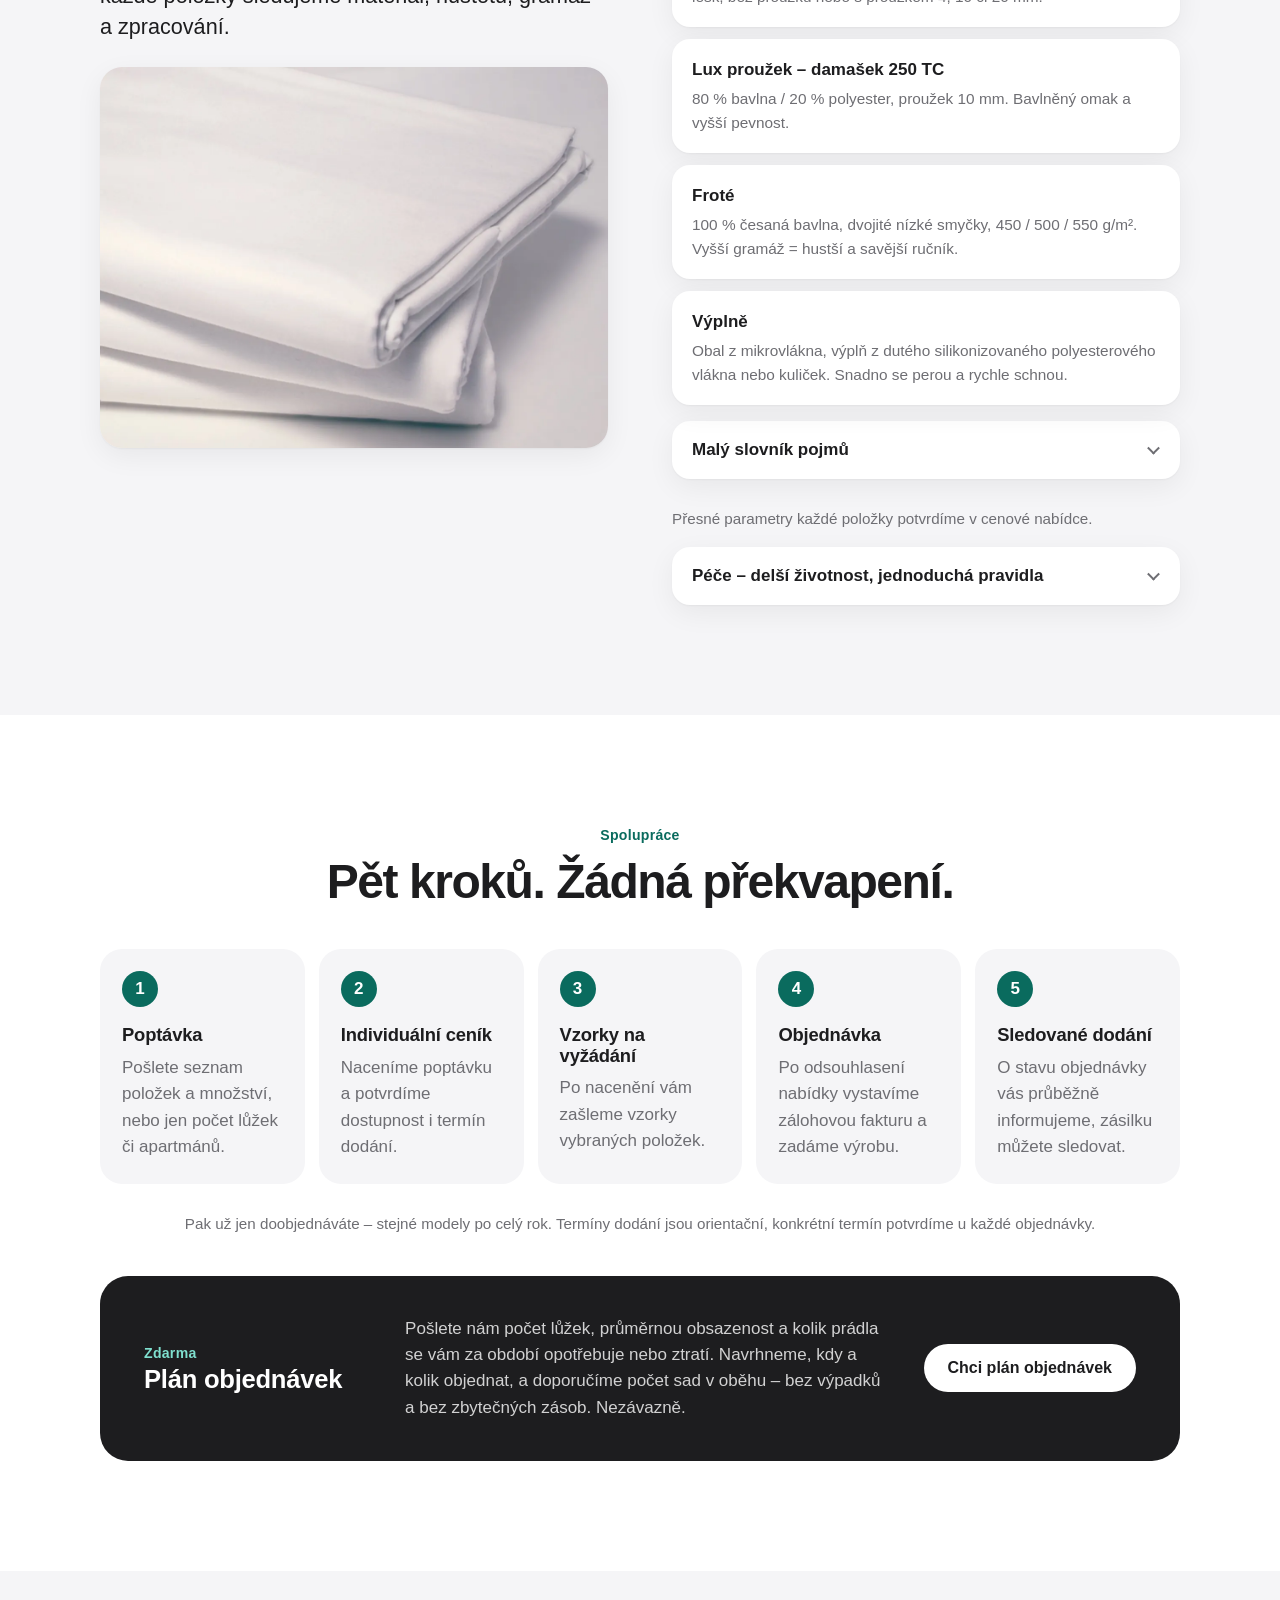
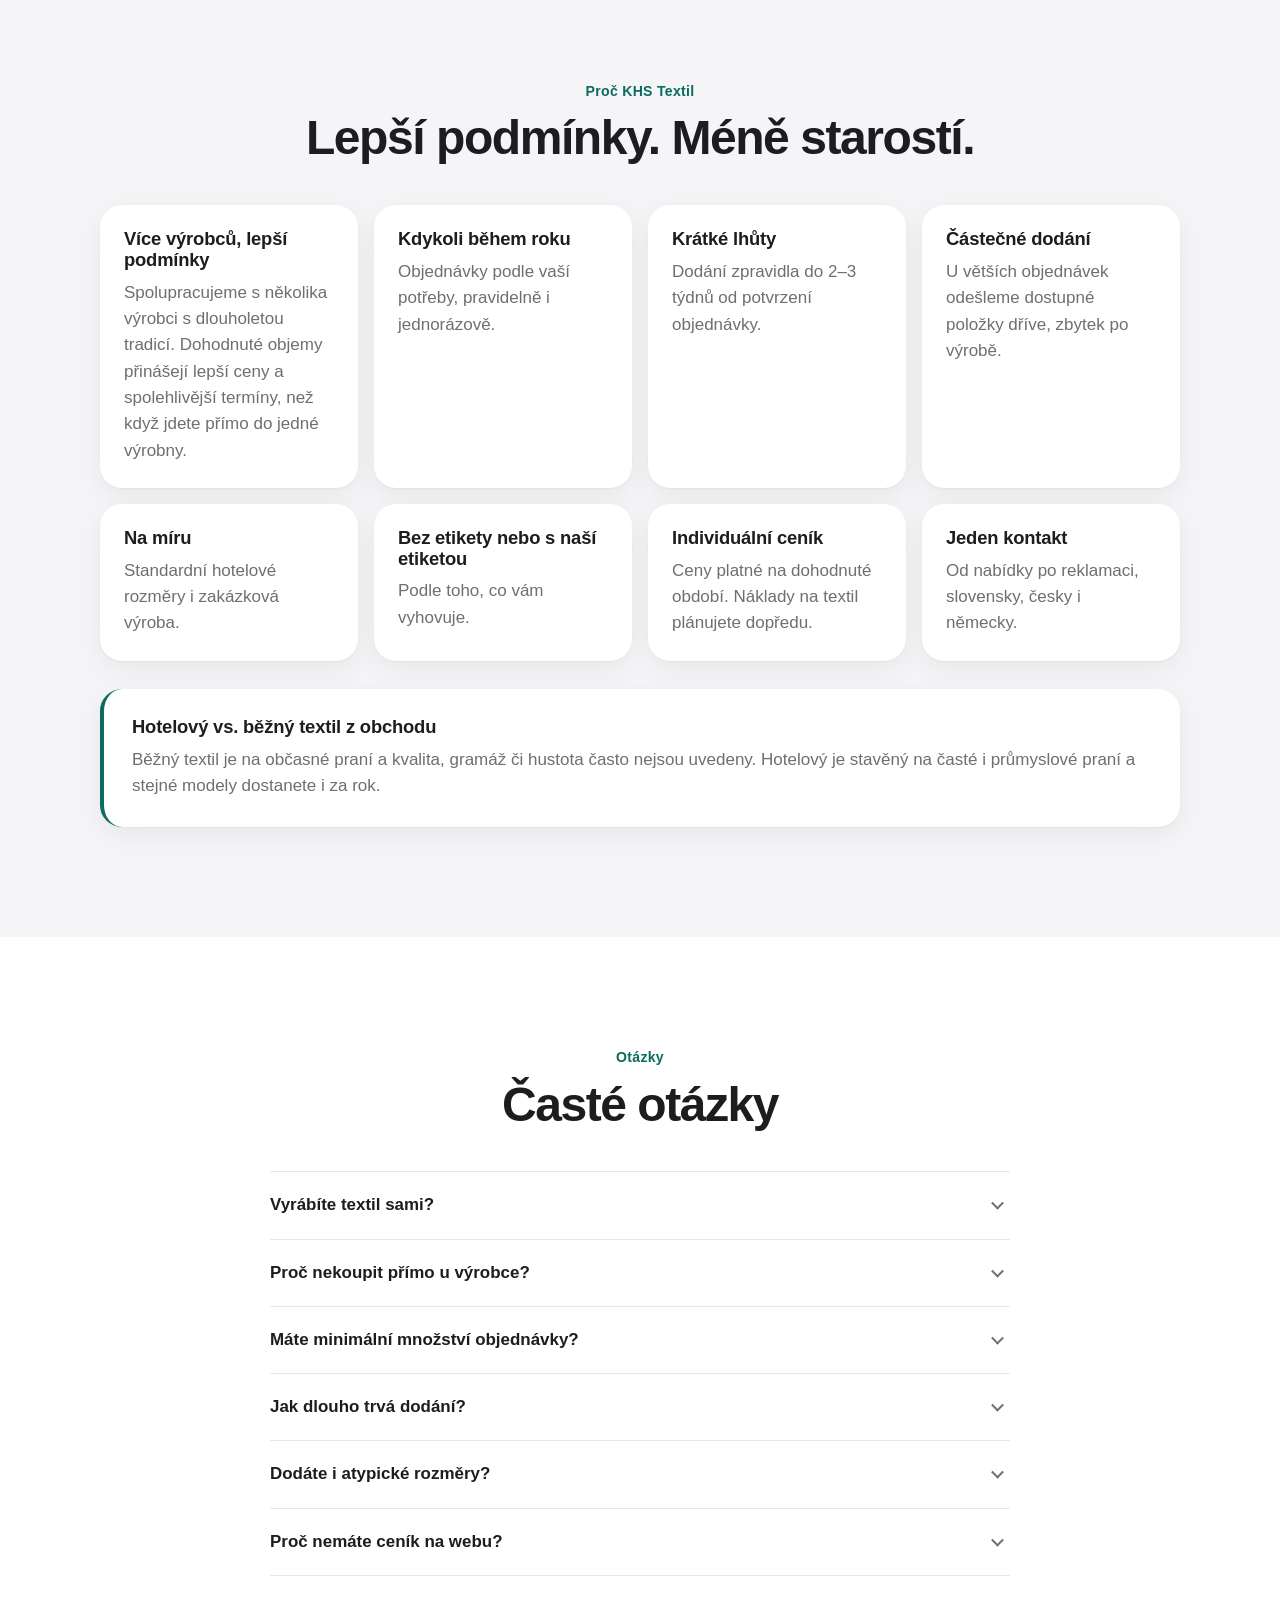
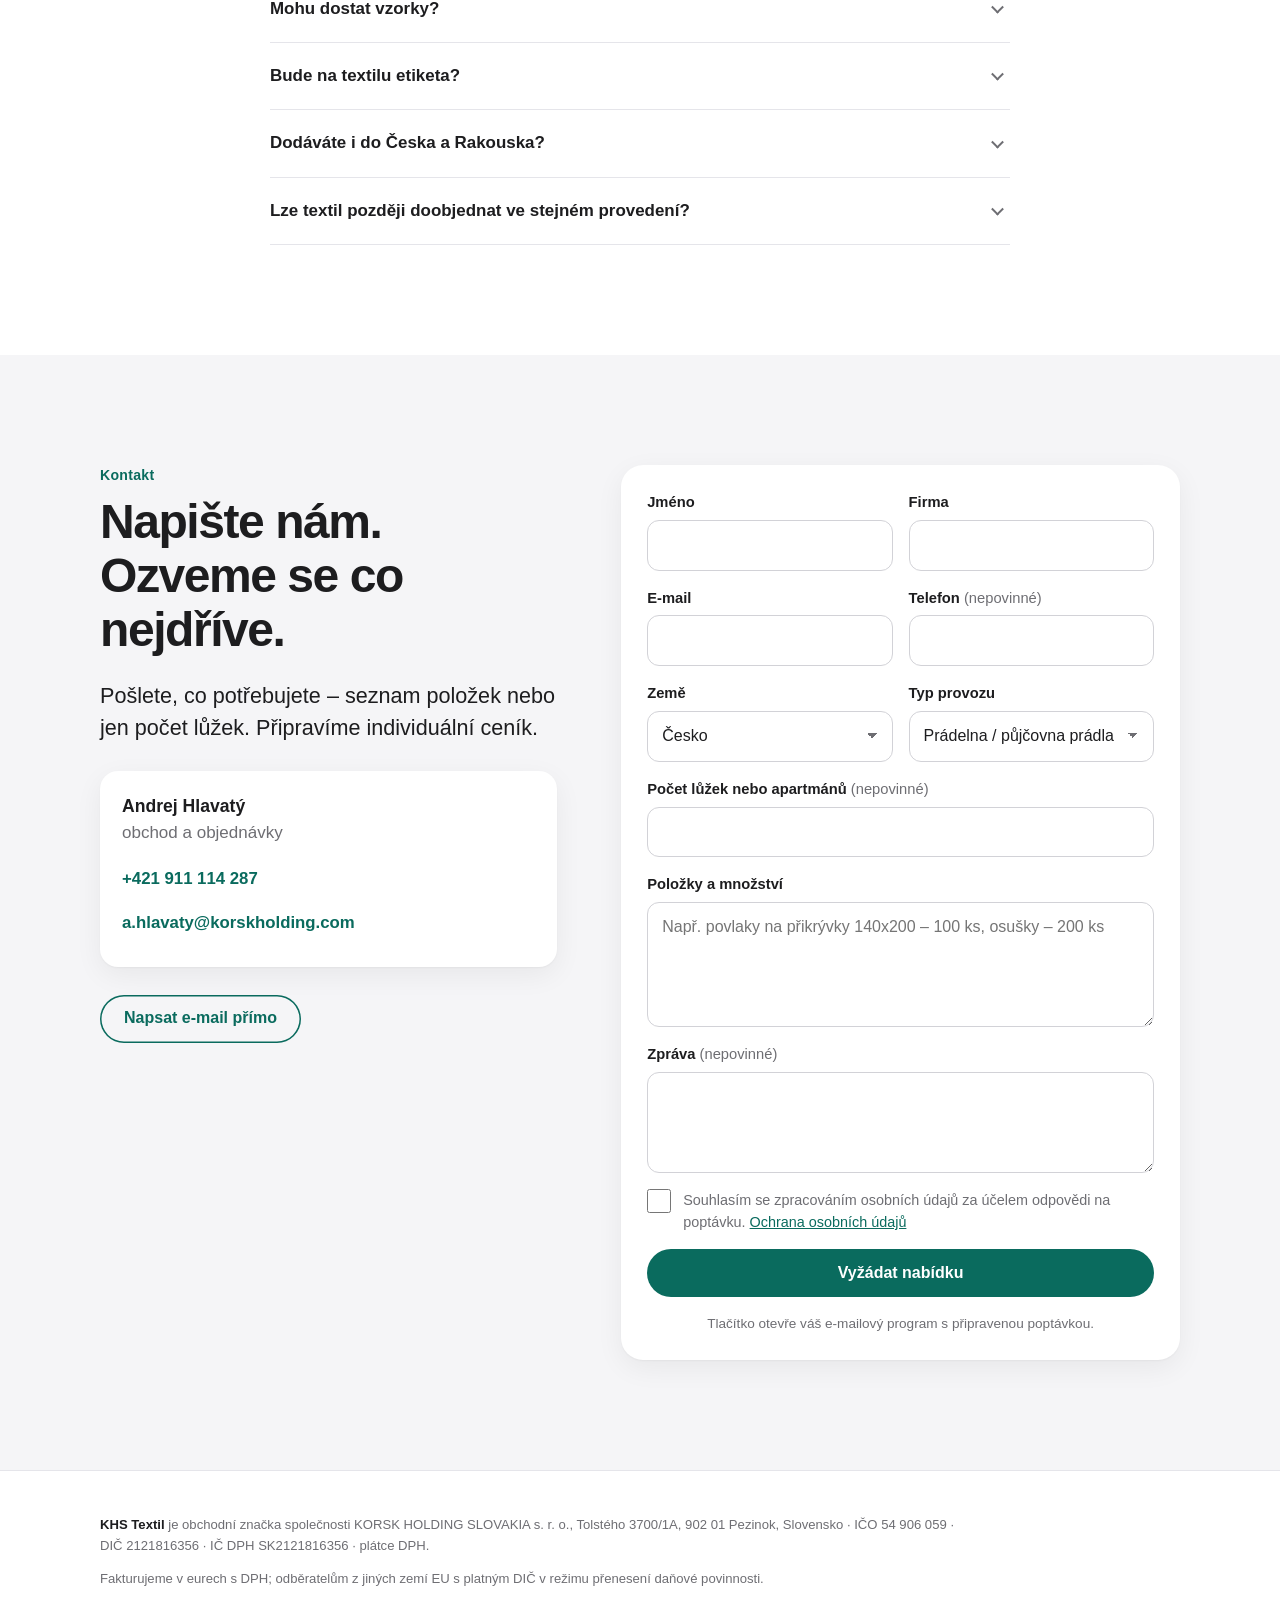
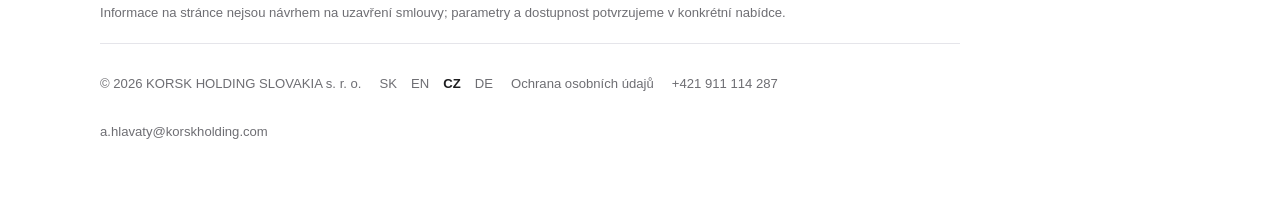
<file: cz/index.html>
<!doctype html>
<html lang="cs">
<head>
<meta charset="utf-8">
<meta name="viewport" content="width=device-width, initial-scale=1, viewport-fit=cover">
<title>KHS Textil – hotelový textil pro prádelny a apartmány | Slovensko</title>
<link rel="canonical" href="https://khstextil.sk/cz/">
<link rel="alternate" hreflang="sk" href="https://khstextil.sk/">
<link rel="alternate" hreflang="en" href="https://khstextil.sk/en/">
<link rel="alternate" hreflang="cs" href="https://khstextil.sk/cz/">
<link rel="alternate" hreflang="de" href="https://khstextil.sk/de/">
<link rel="alternate" hreflang="x-default" href="https://khstextil.sk/">
<meta name="description" content="KHS Textil – ložní prádlo, froté, výplně a matrace pro prádelny, půjčovny prádla a apartmány v SK, CZ a AT. Bez etikety nebo s naší etiketou.">
<meta name="theme-color" content="#ffffff">
<link rel="icon" href="../favicon.svg" type="image/svg+xml">
<link rel="apple-touch-icon" href="../favicon.svg">
<meta property="og:type" content="website">
<meta property="og:locale" content="cs_CZ">
<meta property="og:locale:alternate" content="sk_SK">
<meta property="og:locale:alternate" content="en_GB">
<meta property="og:locale:alternate" content="de_AT">
<meta property="og:url" content="https://khstextil.sk/cz/">
<meta property="og:site_name" content="KHS Textil">
<meta property="og:title" content="KHS Textil – hotelový textil pro prádelny a apartmány | Slovensko">
<meta property="og:description" content="KHS Textil – ložní prádlo, froté, výplně a matrace pro prádelny, půjčovny prádla a apartmány v SK, CZ a AT. Bez etikety nebo s naší etiketou.">
<meta property="og:image" content="https://khstextil.sk/img/postel_prusok.jpg">
<link rel="stylesheet" href="../style.css">
<script type="application/ld+json">{"@context": "https://schema.org", "@type": ["Organization", "LocalBusiness"], "@id": "https://khstextil.sk/#org", "name": "KHS Textil", "legalName": "KORSK HOLDING SLOVAKIA s. r. o.", "url": "https://khstextil.sk", "logo": "https://khstextil.sk/favicon.svg", "image": "https://khstextil.sk/img/postel_prusok.jpg", "email": "a.hlavaty@korskholding.com", "telephone": "+421 911 114 287", "vatID": "SK2121816356", "taxID": "2121816356", "address": {"@type": "PostalAddress", "streetAddress": "Tolstého 3700/1A", "postalCode": "902 01", "addressLocality": "Pezinok", "addressCountry": "SK"}, "areaServed": ["SK", "CZ", "AT"]}</script>
</head>
<body>
<a class="skip" href="#obsah">Přeskočit na obsah</a>
<header class="site-header">
  <div class="wrap bar">
    <a class="brand" href="#uvod" aria-label="KHS Textil – úvod"><span class="mono" aria-hidden="true">KHS</span><span>KHS Textil</span></a>
    <nav id="nav" class="nav" aria-label="Hlavní menu">
      <div class="lang lang-m" role="group" aria-label="Jazyk"><a href="../index.html" hreflang="sk" lang="sk">SK</a><a href="../en/index.html" hreflang="en" lang="en">EN</a><a href="../cz/index.html" hreflang="cs" lang="cs" aria-current="page">CZ</a><a href="../de/index.html" hreflang="de" lang="de">DE</a></div>
      <a href="#o-nas">O nás</a><a href="#pre-koho">Pro koho</a><a href="#sortiment">Sortiment</a><a href="#kvalita">Kvalita</a><a href="#spolupraca">Spolupráce</a><a href="#preco-my">Proč my</a><a href="#otazky">Otázky</a><a href="#kontakt">Kontakt</a>
    </nav>
    <div class="lang lang-d" role="group" aria-label="Jazyk"><a href="../index.html" hreflang="sk" lang="sk">SK</a><a href="../en/index.html" hreflang="en" lang="en">EN</a><a href="../cz/index.html" hreflang="cs" lang="cs" aria-current="page">CZ</a><a href="../de/index.html" hreflang="de" lang="de">DE</a></div>
    <a class="btn btn-sm" href="#kontakt">Vyžádat nabídku</a>
    <button class="menu-btn" type="button" aria-label="Menu" aria-expanded="false" aria-controls="nav"><span></span><span></span></button>
  </div>
</header>

<main id="obsah">
<section id="uvod" class="hero">
  <div class="wrap hero-grid">
    <div class="hero-text">
      <h1><span class="eyebrow h1-eyebrow">KHS Textil · hotelový textil pro SK · CZ · AT</span>Hotelový textil.<br>Bez starostí.</h1>
      <p class="lead">Pro prádelny, půjčovny prádla a správce apartmánů a krátkodobých pronájmů na Slovensku, v Česku a v Rakousku.</p>
      <p class="sub">Ložní prádlo, froté, výplně i matrace – od několika evropských výrobců s dlouholetou tradicí, přes jeden kontakt.</p>
      <div class="cta"><a class="btn" href="#kontakt">Vyžádat nabídku</a><a class="btn btn-ghost" href="#sortiment">Prohlédnout sortiment</a></div>
    </div>
    <div class="hero-img"><picture><source srcset="../img/postel_biela.webp" type="image/webp"><img src="../img/postel_biela.jpg" alt="Bílé hotelové ložní prádlo na posteli" width="675" height="663" loading="eager" fetchpriority="high" decoding="async"></picture></div>
  </div>
  <div class="wrap">
    <ul class="benefits">
      <li><strong>Více výrobců, jeden partner</strong><span>Dohodnuté objemy, lepší ceny a termíny.</span></li>
      <li><strong>Podle vaší potřeby</strong><span>Pravidelně i jednorázově, celý rok.</span></li>
      <li><strong>Na míru</strong><span>Standardní i atypické rozměry a provedení.</span></li>
      <li><strong>Plán objednávek zdarma</strong><span>Kdy a kolik objednat.</span></li>
    </ul>
  </div>
</section>

<section id="o-nas" class="section">
  <div class="wrap narrow">
    <p class="eyebrow">O nás</p>
    <h2>Více výrobců. Jeden partner.</h2>
    <p class="lead">KHS Textil je obchodní značka společnosti KORSK HOLDING SLOVAKIA s. r. o. se sídlem v Pezinku na Slovensku, kterou vede Andrej Hlavatý.</p>
    <p>Nejsme výrobce. Spolupracujeme s několika evropskými výrobci s dlouholetou tradicí a pro každou objednávku vybíráme toho, kdo ji zvládne nejlépe – kvalitou, cenou i termínem.</p>
    <p>Díky dohodnutým objemům u několika výrobců dosahujeme lepších cen a spolehlivějšího harmonogramu dodávek. Proto umíme být efektivnější, než když objednáváte přímo v jedné textilce.</p>
    <p>Vy máte jeden kontakt, jednu slovenskou fakturu a komunikaci slovensky, česky i německy. Neplatíte za sklad ani za zásoby, které nepotřebujete.</p>
  </div>
  <div class="wrap">
    <div class="cards three">
      <article class="card"><span class="num">01</span><h3>Výběr</h3><p>Pro každou položku volíme výrobce podle kvality, ceny a dodací lhůty.</p></article>
      <article class="card"><span class="num">02</span><h3>Kontrola</h3><p>Parametry potvrdíme v nabídce; po nacenění zašleme na vyžádání vzorky.</p></article>
      <article class="card"><span class="num">03</span><h3>Servis</h3><p>Jsme s vámi od poptávky až po případnou reklamaci.</p></article>
    </div>
  </div>
</section>

<section id="pre-koho" class="section alt">
  <div class="wrap">
    <div class="head"><p class="eyebrow">Pro koho</p><h2>Pro ty, kdo mění prádlo každý den.</h2></div>
    <div class="cards two">
      <article class="card media"><picture><source srcset="../img/plachty_stoh.webp" type="image/webp"><img src="../img/plachty_stoh.jpg" alt="Stoh složených bílých prostěradel" width="1200" height="900" loading="lazy" decoding="async"></picture><div class="card-body"><h3>Prádelny a půjčovny prádla</h3><p>Prádlo a froté, které perete, pronajímáte a průběžně doplňujete. Nové kusy ladí s těmi v oběhu a pro své klienty máte jednotný standard.</p></div></article>
      <article class="card media"><picture><source srcset="../img/vankuse_prusok.webp" type="image/webp"><img src="../img/vankuse_prusok.jpg" alt="Bílé polštáře s jemným tkaným proužkem" width="1200" height="900" loading="lazy" decoding="async"></picture><div class="card-body"><h3>Apartmány a krátkodobé pronájmy</h3><p>Jedna bílá sada pro všechny apartmány na Airbnb či Bookingu. Upravený vzhled na fotkách i při každém příjezdu, kusy snadno zaměníte mezi apartmány.</p></div></article>
    </div>
    <p class="note center">Působíme na Slovensku, v Česku a v Rakousku.</p>
  </div>
</section>

<section id="sortiment" class="section">
  <div class="wrap">
    <div class="head"><p class="eyebrow">Sortiment</p><h2>Kompletní hotelový textil. Z jednoho místa.</h2><p class="lead">Všechny položky ve všech standardních hotelových rozměrech – bílé, bez proužku nebo s tkaným proužkem.</p></div>
    <div class="gallery">
      <figure><picture><source srcset="../img/postel_prusok.webp" type="image/webp"><img src="../img/postel_prusok.jpg" alt="Postel s bílým ložním prádlem s tkaným proužkem" width="752" height="800" loading="lazy" decoding="async"></picture></figure>
      <figure><picture><source srcset="../img/paplon_vankuse.webp" type="image/webp"><img src="../img/paplon_vankuse.jpg" alt="Bílá prošívaná přikrývka a polštáře" width="1200" height="900" loading="lazy" decoding="async"></picture></figure>
    </div>
    <div class="cards cats">
      <article class="card cat"><div class="cat-img"><picture><source srcset="../img/plachty_stoh.webp" type="image/webp"><img src="../img/plachty_stoh.jpg" alt="Stoh složených bílých prostěradel" width="1200" height="900" loading="lazy" decoding="async"></picture></div><h3>Ložní prádlo</h3><ul><li>Povlaky na přikrývky</li><li>Povlaky na polštáře</li><li>Prostěradla</li><li>Napínací prostěradla</li></ul></article>
      <article class="card cat"><div class="cat-img duo"><picture><source srcset="../img/vypln_vankus.webp" type="image/webp"><img src="../img/vypln_vankus.jpg" alt="Bílý prošívaný polštář" width="600" height="900" loading="lazy" decoding="async"></picture><picture><source srcset="../img/vypln_chranic.webp" type="image/webp"><img src="../img/vypln_chranic.jpg" alt="Prošívaný chránič matrace s etiketou KHS Textil" width="600" height="900" loading="lazy" decoding="async"></picture></div><h3>Výplně a ochrana lůžka</h3><ul><li>Přikrývky</li><li>Polštáře a náplně do polštářů</li><li>Chrániče matrace (i nepropustné)</li><li>Vrchní matrace (topper)</li><li>Matrace</li></ul></article>
      <article class="card cat"><div class="cat-img duo"><picture><source srcset="../img/kupelna_uterak.webp" type="image/webp"><img src="../img/kupelna_uterak.jpg" alt="Bílý froté ručník s etiketou KHS Textil" width="600" height="900" loading="lazy" decoding="async"></picture><picture><source srcset="../img/kupelna_zupan.webp" type="image/webp"><img src="../img/kupelna_zupan.jpg" alt="Bílý froté župan se šálovým límcem" width="600" height="900" loading="lazy" decoding="async"></picture></div><h3>Koupelna a wellness</h3><ul><li>Ručníky a osušky (i malé ručníky na obličej)</li><li>Koupelnové předložky</li><li>Župany</li><li>Hotelové pantofle</li><li>Wellness a saunová prostěradla</li></ul></article>
      <article class="card"><h3>Restaurace a eventy</h3><ul><li>Ubrusy, běhouny a podložky pod ubrusy</li><li>Ubrousky</li><li>Utěrky na sklo a porcelán</li><li>Elastické potahy na židle a koktejlové stoly</li></ul></article>
      <article class="card accent"><h3>Zakázková výroba</h3><p>Atypické rozměry, jiné gramáže, proužky či provedení necháme vyrobit na míru. Pošlete nám, co potřebujete.</p><a class="link" href="#kontakt">Napsat poptávku →</a></article>
    </div>
    <p class="note center">Hledáte něco, co tu není? <a href="#kontakt">Napište nám</a> – prověříme to u našich výrobců.</p>
  </div>
</section>

<section id="kvalita" class="section alt">
  <div class="wrap split">
    <div>
      <p class="eyebrow">Kvalita a materiály</p>
      <h2>Textil, který vydrží oběh.</h2>
      <p class="lead">Hotelový textil se pere často a ve velkém. Proto u každé položky sledujeme materiál, hustotu, gramáž a zpracování.</p>
      <div class="split-img"><picture><source srcset="../img/plachty_detail.webp" type="image/webp"><img src="../img/plachty_detail.jpg" alt="Detail bílého hotelového prostěradla" width="1200" height="900" loading="lazy" decoding="async"></picture></div>
    </div>
    <div>
      <dl class="specs">
        <div><dt>Economy – plátno 140 TC</dt><dd>100 % bavlna, 160 g/m², sanforizovaná. Spolehlivá volba pro každodenní použití.</dd></div>
        <div><dt>Lux – damašek 250 TC</dt><dd>100 % bavlna, mercerovaná a sanforizovaná. Hladší povrch a jemný lesk, bez proužku nebo s proužkem 4, 10 či 20 mm.</dd></div>
        <div><dt>Lux proužek – damašek 250 TC</dt><dd>80 % bavlna / 20 % polyester, proužek 10 mm. Bavlněný omak a vyšší pevnost.</dd></div>
        <div><dt>Froté</dt><dd>100 % česaná bavlna, dvojité nízké smyčky, 450 / 500 / 550 g/m². Vyšší gramáž = hustší a savější ručník.</dd></div>
        <div><dt>Výplně</dt><dd>Obal z mikrovlákna, výplň z dutého silikonizovaného polyesterového vlákna nebo kuliček. Snadno se perou a rychle schnou.</dd></div>
      </dl>
      <details class="glossary">
        <summary>Malý slovník pojmů</summary>
        <dl>
          <dt>TC (thread count)</dt><dd>Počet nití na čtvereční palec. Vyšší číslo = hustší a hladší tkanina.</dd>
          <dt>Sanforizace</dt><dd>Úprava, která omezuje srážení po praní. Prádlo drží rozměr.</dd>
          <dt>Mercerace</dt><dd>Úprava bavlny pro vyšší pevnost a jemný lesk.</dd>
          <dt>Damašek / satén</dt><dd>Vazba s hladkým, lesklým povrchem; typická pro hotelové proužky.</dd>
          <dt>Gramáž (g/m²)</dt><dd>Hmotnost látky; u froté vypovídá o hustotě a savosti.</dd>
        </dl>
      </details>
      <p class="note">Přesné parametry každé položky potvrdíme v cenové nabídce.</p>
      <details class="glossary">
        <summary>Péče – delší životnost, jednoduchá pravidla</summary>
        <ul class="ticks">
          <li>Nový textil před prvním použitím vyperte.</li>
          <li>Bílé prádlo perte odděleně od barevného.</li>
          <li>Nepřeplňujte pračku ani sušičku – textil se lépe vypere a méně se mačká.</li>
          <li>Dávkujte prací prostředek podle tvrdosti vody; bělidla používejte střídmě.</li>
          <li>Froté nežehlete a nepoužívejte aviváž při každém praní – snižuje savost.</li>
          <li>Teplotu a postup zvolte podle složení materiálu; doporučení ke konkrétním položkám vám zašleme s nabídkou.</li>
        </ul>
      </details>
    </div>
  </div>
</section>

<section id="spolupraca" class="section">
  <div class="wrap">
    <div class="head"><p class="eyebrow">Spolupráce</p><h2>Pět kroků. Žádná překvapení.</h2></div>
    <ol class="steps">
      <li><h3>Poptávka</h3><p>Pošlete seznam položek a množství, nebo jen počet lůžek či apartmánů.</p></li>
      <li><h3>Individuální ceník</h3><p>Naceníme poptávku a potvrdíme dostupnost i termín dodání.</p></li>
      <li><h3>Vzorky na vyžádání</h3><p>Po nacenění vám zašleme vzorky vybraných položek.</p></li>
      <li><h3>Objednávka</h3><p>Po odsouhlasení nabídky vystavíme zálohovou fakturu a zadáme výrobu.</p></li>
      <li><h3>Sledované dodání</h3><p>O stavu objednávky vás průběžně informujeme, zásilku můžete sledovat.</p></li>
    </ol>
    <p class="note center">Pak už jen doobjednáváte – stejné modely po celý rok. Termíny dodání jsou orientační, konkrétní termín potvrdíme u každé objednávky.</p>
    <div class="plan">
      <div><p class="eyebrow">Zdarma</p><h3>Plán objednávek</h3></div>
      <p>Pošlete nám počet lůžek, průměrnou obsazenost a kolik prádla se vám za období opotřebuje nebo ztratí. Navrhneme, kdy a kolik objednat, a doporučíme počet sad v oběhu – bez výpadků a bez zbytečných zásob. Nezávazně.</p>
      <a class="btn" href="#kontakt">Chci plán objednávek</a>
    </div>
  </div>
</section>

<section id="preco-my" class="section alt">
  <div class="wrap">
    <div class="head"><p class="eyebrow">Proč KHS Textil</p><h2>Lepší podmínky. Méně starostí.</h2></div>
    <div class="cards grid4">
      <article class="card"><h3>Více výrobců, lepší podmínky</h3><p>Spolupracujeme s několika výrobci s dlouholetou tradicí. Dohodnuté objemy přinášejí lepší ceny a spolehlivější termíny, než když jdete přímo do jedné výrobny.</p></article>
      <article class="card"><h3>Kdykoli během roku</h3><p>Objednávky podle vaší potřeby, pravidelně i jednorázově.</p></article>
      <article class="card"><h3>Krátké lhůty</h3><p>Dodání zpravidla do 2–3 týdnů od potvrzení objednávky.</p></article>
      <article class="card"><h3>Částečné dodání</h3><p>U větších objednávek odešleme dostupné položky dříve, zbytek po výrobě.</p></article>
      <article class="card"><h3>Na míru</h3><p>Standardní hotelové rozměry i zakázková výroba.</p></article>
      <article class="card"><h3>Bez etikety nebo s naší etiketou</h3><p>Podle toho, co vám vyhovuje.</p></article>
      <article class="card"><h3>Individuální ceník</h3><p>Ceny platné na dohodnuté období. Náklady na textil plánujete dopředu.</p></article>
      <article class="card"><h3>Jeden kontakt</h3><p>Od nabídky po reklamaci, slovensky, česky i německy.</p></article>
    </div>
    <div class="compare">
      <h3>Hotelový vs. běžný textil z obchodu</h3>
      <p>Běžný textil je na občasné praní a kvalita, gramáž či hustota často nejsou uvedeny. Hotelový je stavěný na časté i průmyslové praní a stejné modely dostanete i za rok.</p>
    </div>
  </div>
</section>

<section id="otazky" class="section">
  <div class="wrap narrow">
    <div class="head"><p class="eyebrow">Otázky</p><h2>Časté otázky</h2></div>
    <div class="faq">
      <details><summary>Vyrábíte textil sami?</summary><p>Ne. Jsme obchodní firma a spolupracujeme s několika evropskými výrobci s dlouholetou tradicí. Výběr výrobce, kontrolu parametrů, objednávku i dodání zajišťujeme my.</p></details>
      <details><summary>Proč nekoupit přímo u výrobce?</summary><p>Jedna výrobna má jeden sortiment a jeden harmonogram. My spojujeme více výrobců a dohodnuté objemy – proto umíme nabídnout lepší ceny, termíny a celý sortiment najednou.</p></details>
      <details><summary>Máte minimální množství objednávky?</summary><p>Objednáváte podle své potřeby, pravidelně i jednorázově. Podmínky pro konkrétní položky potvrdíme v nabídce.</p></details>
      <details><summary>Jak dlouho trvá dodání?</summary><p>Zpravidla 2–3 týdny od potvrzení objednávky a úhrady zálohy. Přesný termín potvrdíme u každé objednávky.</p></details>
      <details><summary>Dodáte i atypické rozměry?</summary><p>Ano, kromě standardních hotelových rozměrů zajistíme i výrobu na míru.</p></details>
      <details><summary>Proč nemáte ceník na webu?</summary><p>Ceny závisí na sortimentu, kvalitě a množství. Připravíme vám individuální ceník s cenami platnými na dohodnuté období.</p></details>
      <details><summary>Mohu dostat vzorky?</summary><p>Ano – po nacenění poptávky vám zašleme vzorky vybraných položek.</p></details>
      <details><summary>Bude na textilu etiketa?</summary><p>Dodáváme bez etikety nebo s naší etiketou KHS Textil.</p></details>
      <details><summary>Dodáváte i do Česka a Rakouska?</summary><p>Ano. Odběratelům z jiných zemí EU s platným DIČ fakturujeme v režimu přenesení daňové povinnosti.</p></details>
      <details><summary>Lze textil později doobjednat ve stejném provedení?</summary><p>Ano, u opakovaných objednávek dodáváme stejné modely.</p></details>
    </div>
  </div>
</section>

<section id="kontakt" class="section alt">
  <div class="wrap contact">
    <div class="contact-info">
      <p class="eyebrow">Kontakt</p>
      <h2>Napište nám. Ozveme se co nejdříve.</h2>
      <p class="lead">Pošlete, co potřebujete – seznam položek nebo jen počet lůžek. Připravíme individuální ceník.</p>
      <div class="person">
        <p class="pname">Andrej Hlavatý</p><p class="prole">obchod a objednávky</p>
        <a class="clink" href="tel:+421911114287">+421 911 114 287</a>
        <a class="clink" href="mailto:a.hlavaty@korskholding.com">a.hlavaty@korskholding.com</a>
      </div>
      <a class="btn btn-ghost" href="mailto:a.hlavaty@korskholding.com?subject=Popt%C3%A1vka%20%E2%80%93%20KHS%20Textil&amp;body=Dobr%C3%BD%20den%2C%0A%0Apros%C3%ADm%20o%20cenovou%20nab%C3%ADdku.%0A%0AJm%C3%A9no%3A%0AFirma%3A%0ATyp%20provozu%20%28pr%C3%A1delna%20%2F%20p%C5%AFj%C4%8Dovna%20pr%C3%A1dla%20%2F%20apartm%C3%A1ny%20%2F%20jin%C3%A9%29%3A%0AZem%C4%9B%3A%0APo%C4%8Det%20l%C5%AF%C5%BEek%20nebo%20apartm%C3%A1n%C5%AF%3A%0A%0APolo%C5%BEky%20a%20mno%C5%BEstv%C3%AD%3A%0A-%20%0A-%20%0A%0AD%C4%9Bkuji.">Napsat e-mail přímo</a>
    </div>
    <form id="dopyt" class="form card" novalidate>
      <div class="row2">
        <label><span class="lbl">Jméno</span><input name="meno" autocomplete="name" required></label>
        <label><span class="lbl">Firma</span><input name="firma" autocomplete="organization" required></label>
      </div>
      <div class="row2">
        <label><span class="lbl">E-mail</span><input name="email" type="email" autocomplete="email" inputmode="email" required></label>
        <label><span class="lbl">Telefon <span class="opt">(nepovinné)</span></span><input name="telefon" type="tel" autocomplete="tel" inputmode="tel"></label>
      </div>
      <div class="row2">
        <label><span class="lbl">Země</span><select name="krajina"><option>Česko</option><option>Slovensko</option><option>Rakousko</option><option>Jiná</option></select></label>
        <label><span class="lbl">Typ provozu</span><select name="typ"><option>Prádelna / půjčovna prádla</option><option>Apartmány / krátkodobý pronájem</option><option>Jiné</option></select></label>
      </div>
      <label><span class="lbl">Počet lůžek nebo apartmánů <span class="opt">(nepovinné)</span></span><input name="luzka" inputmode="numeric"></label>
      <label><span class="lbl">Položky a množství</span><textarea name="polozky" rows="4" placeholder="Např. povlaky na přikrývky 140x200 – 100 ks, osušky – 200 ks"></textarea></label>
      <label><span class="lbl">Zpráva <span class="opt">(nepovinné)</span></span><textarea name="sprava" rows="3"></textarea></label>
      <label class="check"><input type="checkbox" name="suhlas" required><span>Souhlasím se zpracováním osobních údajů za účelem odpovědi na poptávku. <a href="privacy.html">Ochrana osobních údajů</a></span></label>
      <button class="btn btn-full" type="submit">Vyžádat nabídku</button>
      <p class="form-hint" id="form-status" role="status">Tlačítko otevře váš e-mailový program s připravenou poptávkou.</p>
    </form>
  </div>
</section>
</main>

<footer class="footer">
  <div class="wrap">
    <p><strong>KHS Textil</strong> je obchodní značka společnosti KORSK HOLDING SLOVAKIA s. r. o., Tolstého 3700/1A, 902 01 Pezinok, Slovensko · IČO 54 906 059 · DIČ 2121816356 · IČ DPH SK2121816356 · plátce DPH.</p>
    <p>Fakturujeme v eurech s DPH; odběratelům z jiných zemí EU s platným DIČ v režimu přenesení daňové povinnosti.</p>
    <p>Informace na stránce nejsou návrhem na uzavření smlouvy; parametry a dostupnost potvrzujeme v konkrétní nabídce.</p>
    <p class="fbottom"><span>© 2026 KORSK HOLDING SLOVAKIA s. r. o.</span><span class="lang-f"><a href="../index.html" hreflang="sk" lang="sk">SK</a><a href="../en/index.html" hreflang="en" lang="en">EN</a><a href="../cz/index.html" hreflang="cs" lang="cs" aria-current="page">CZ</a><a href="../de/index.html" hreflang="de" lang="de">DE</a></span><a href="privacy.html">Ochrana osobních údajů</a><a href="tel:+421911114287">+421 911 114 287</a><a href="mailto:a.hlavaty@korskholding.com">a.hlavaty@korskholding.com</a></p>
  </div>
</footer>
<script src="../script.js" defer></script>
</body>
</html>
</file>
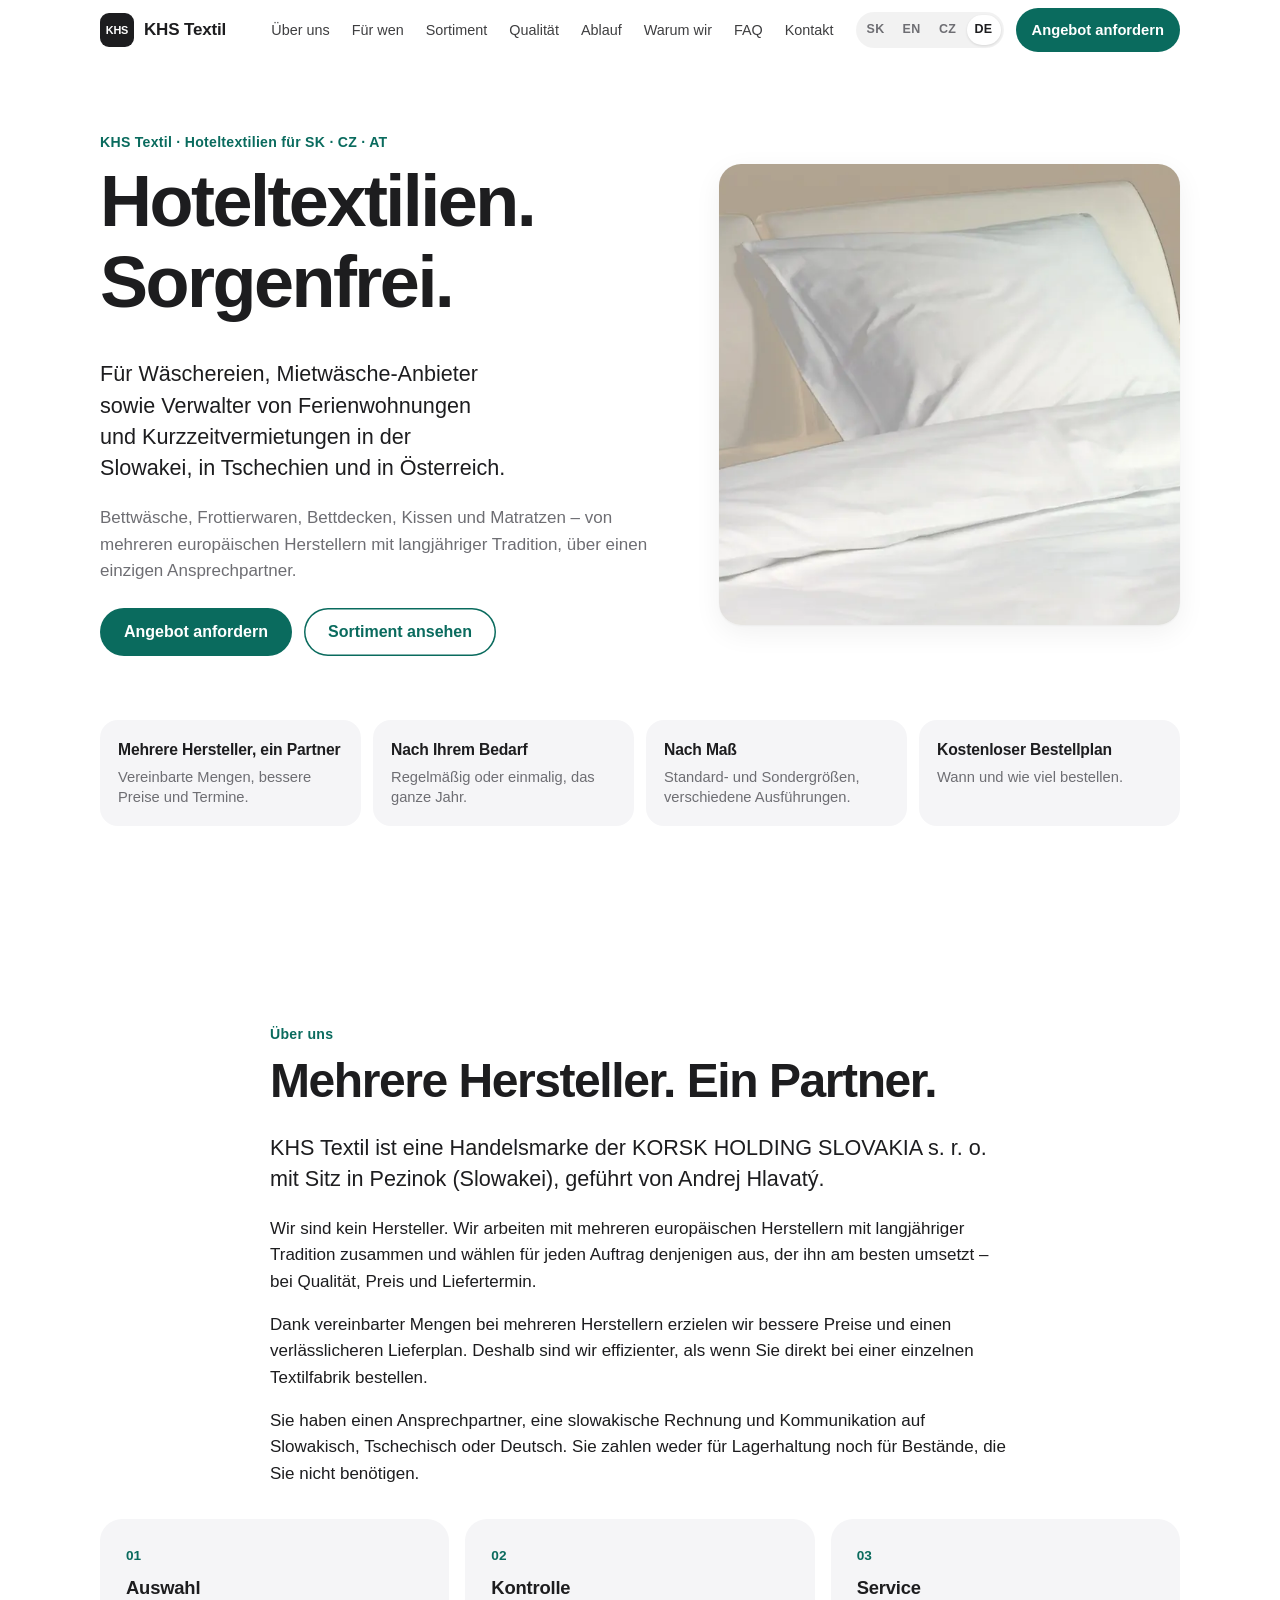
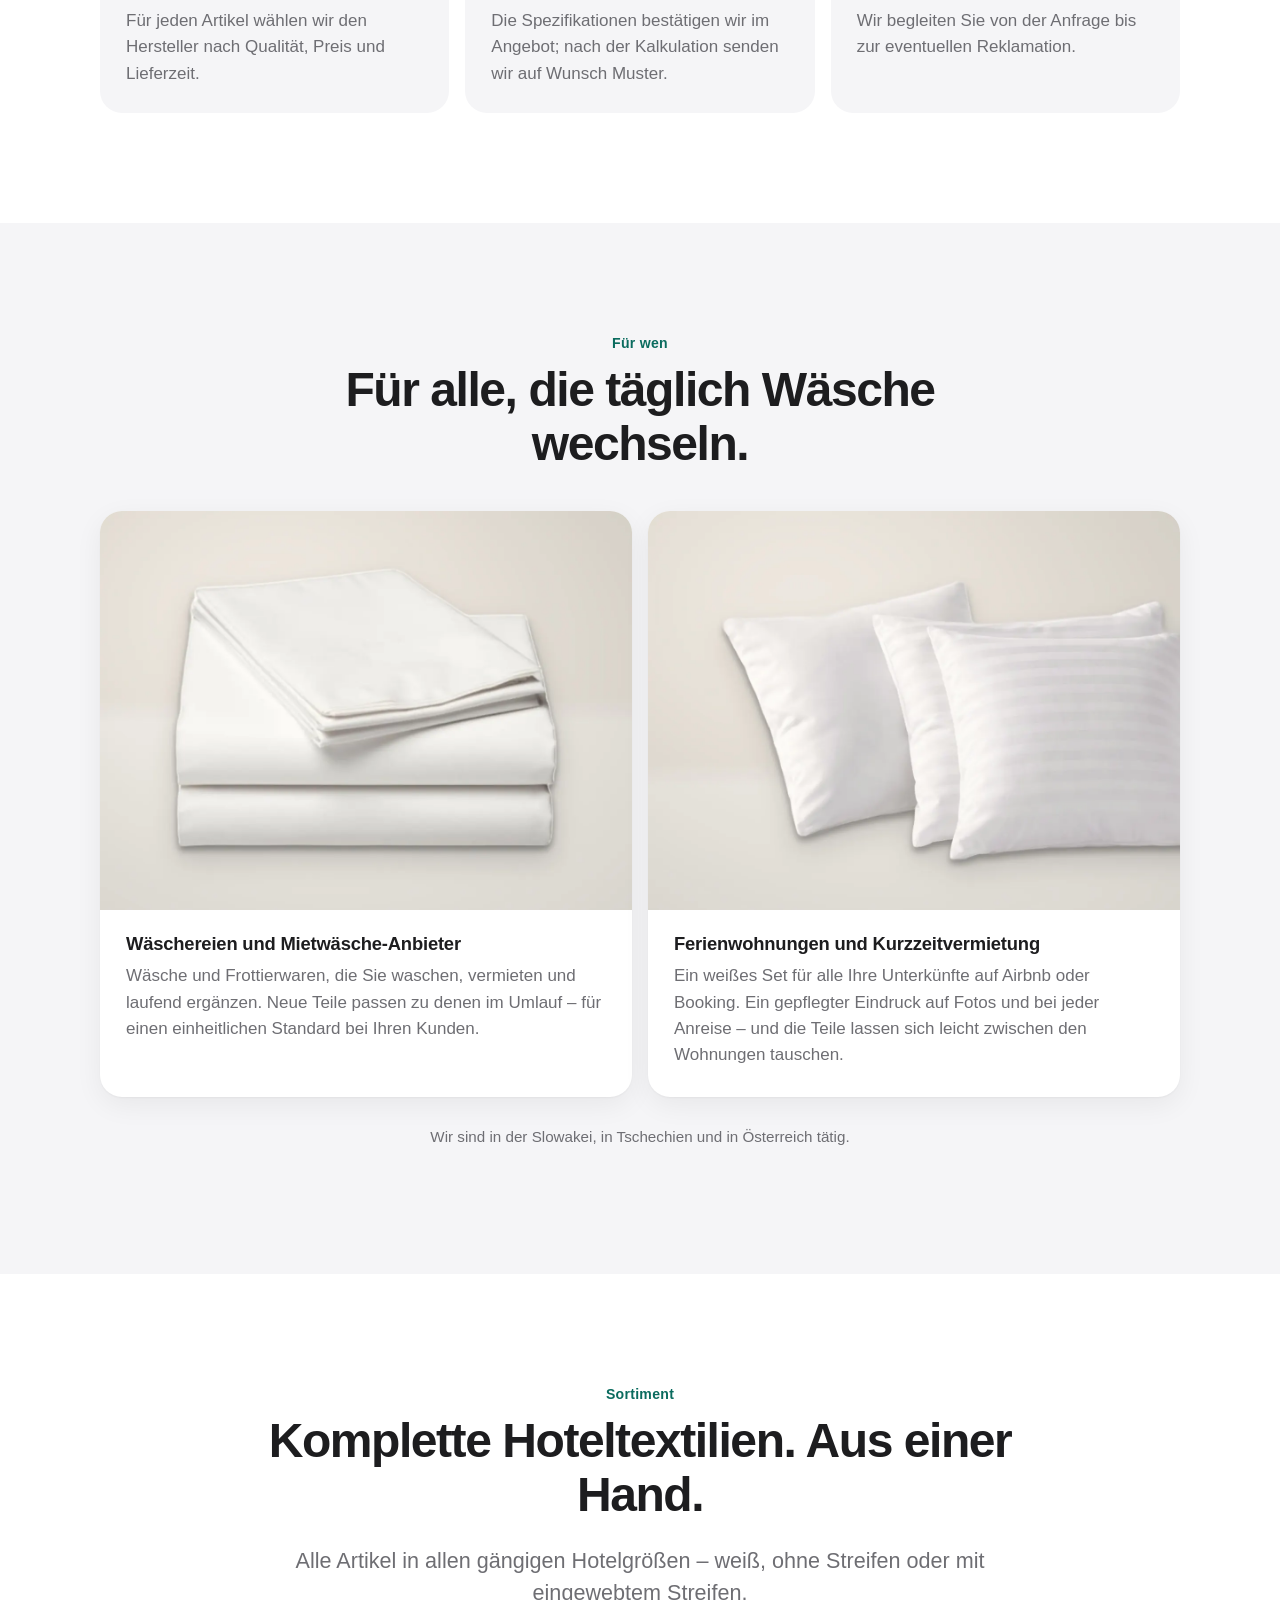
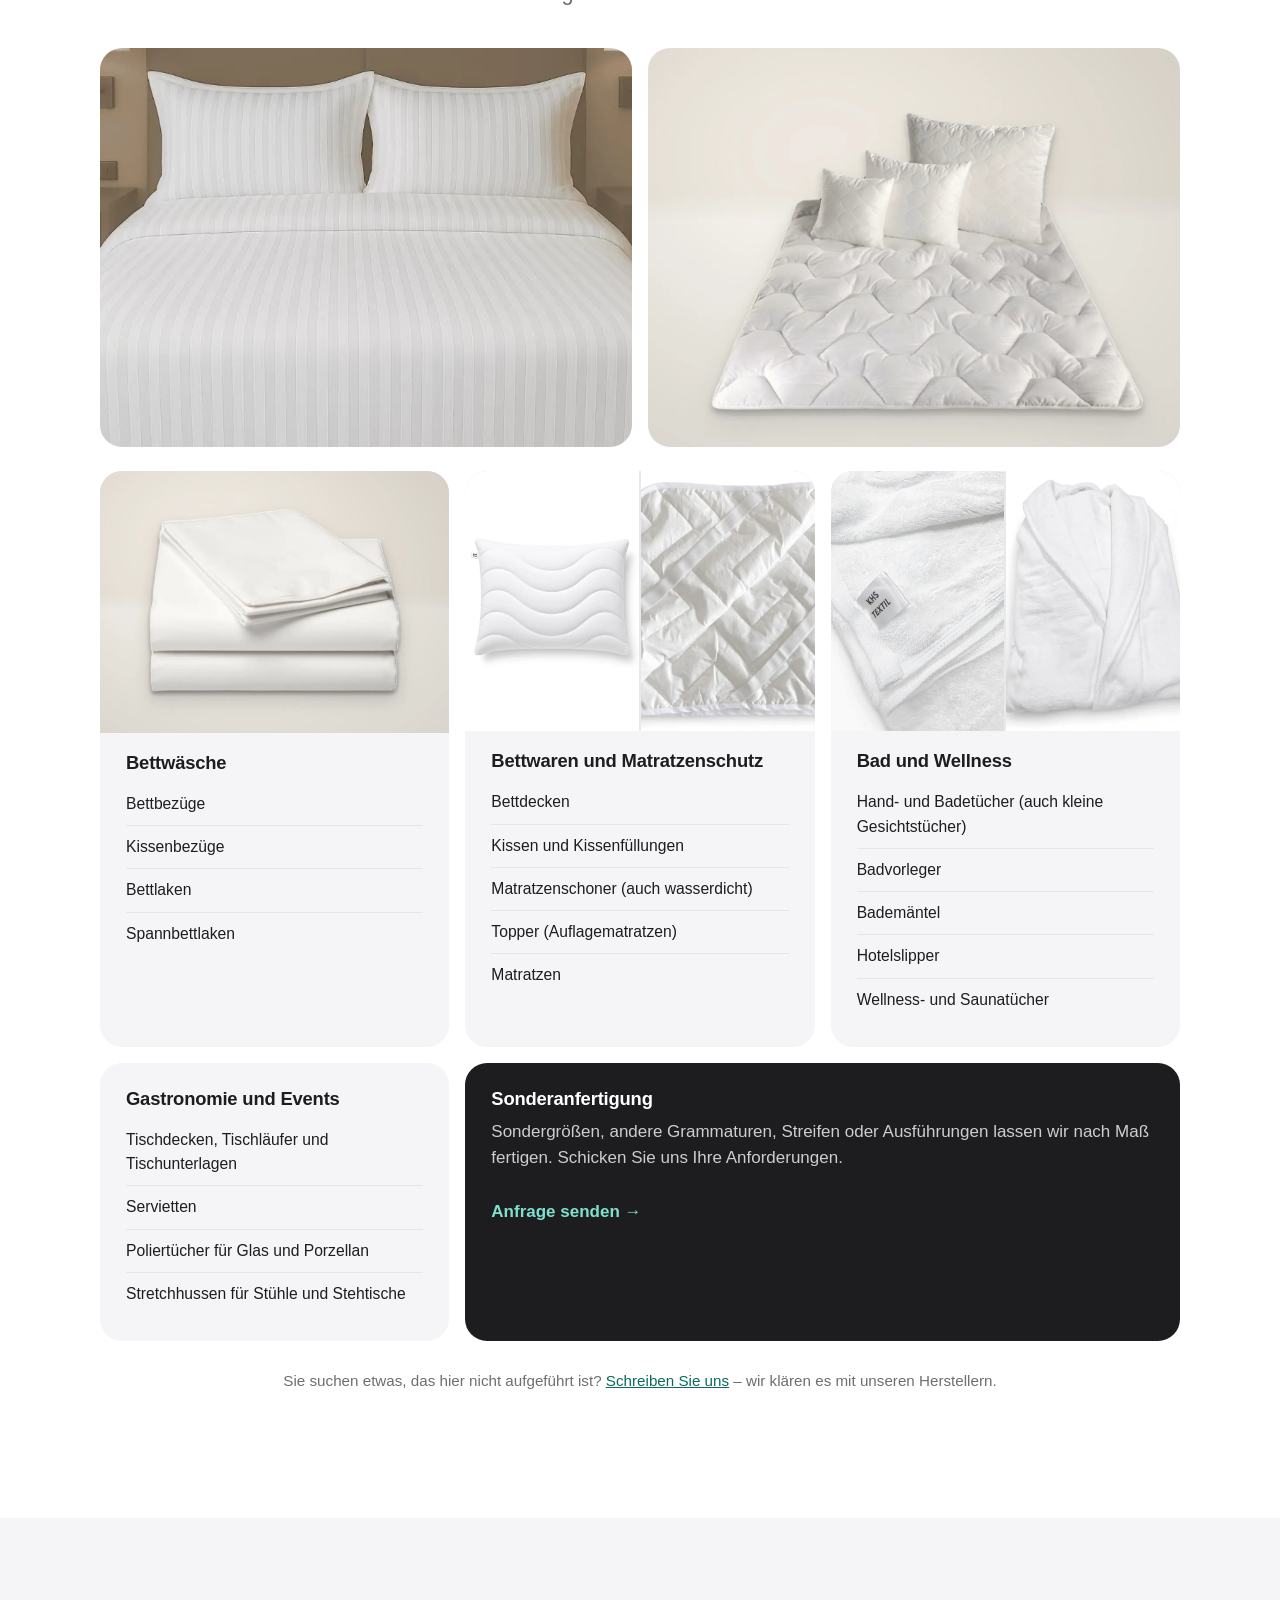
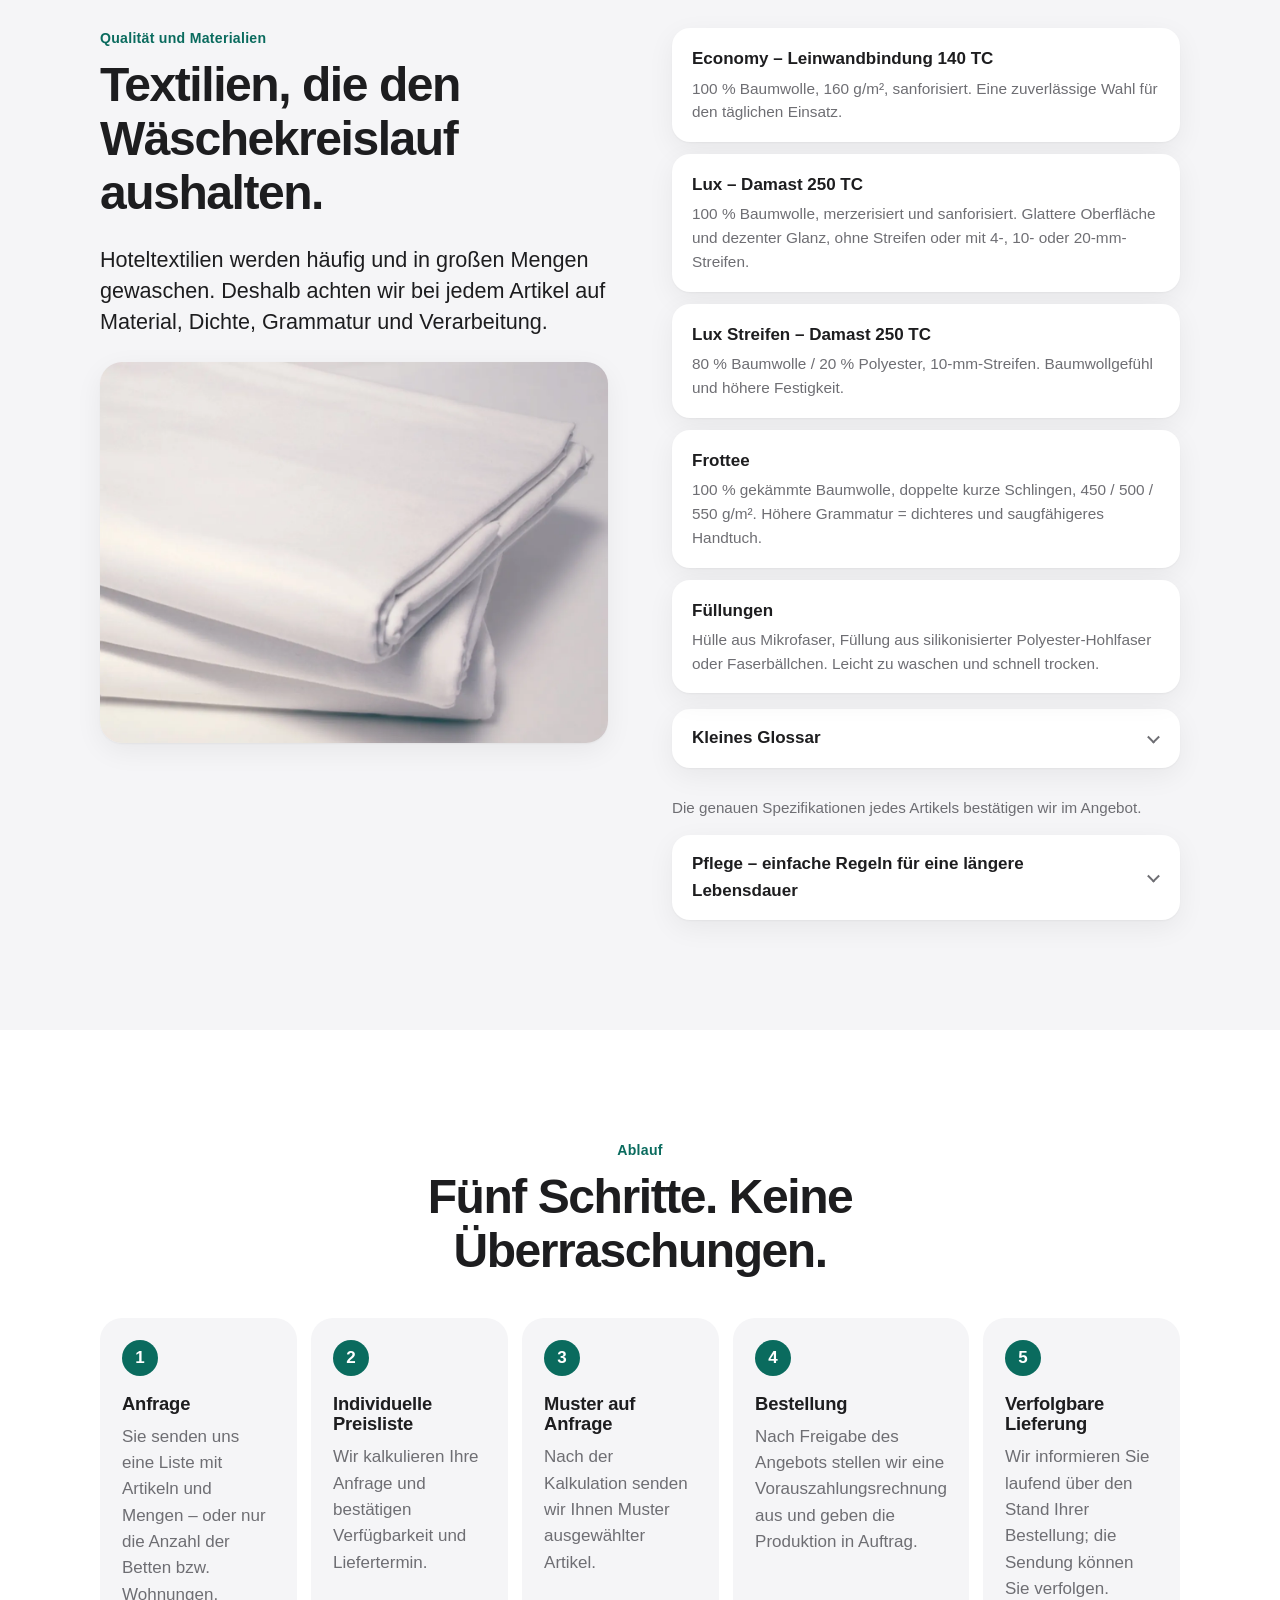
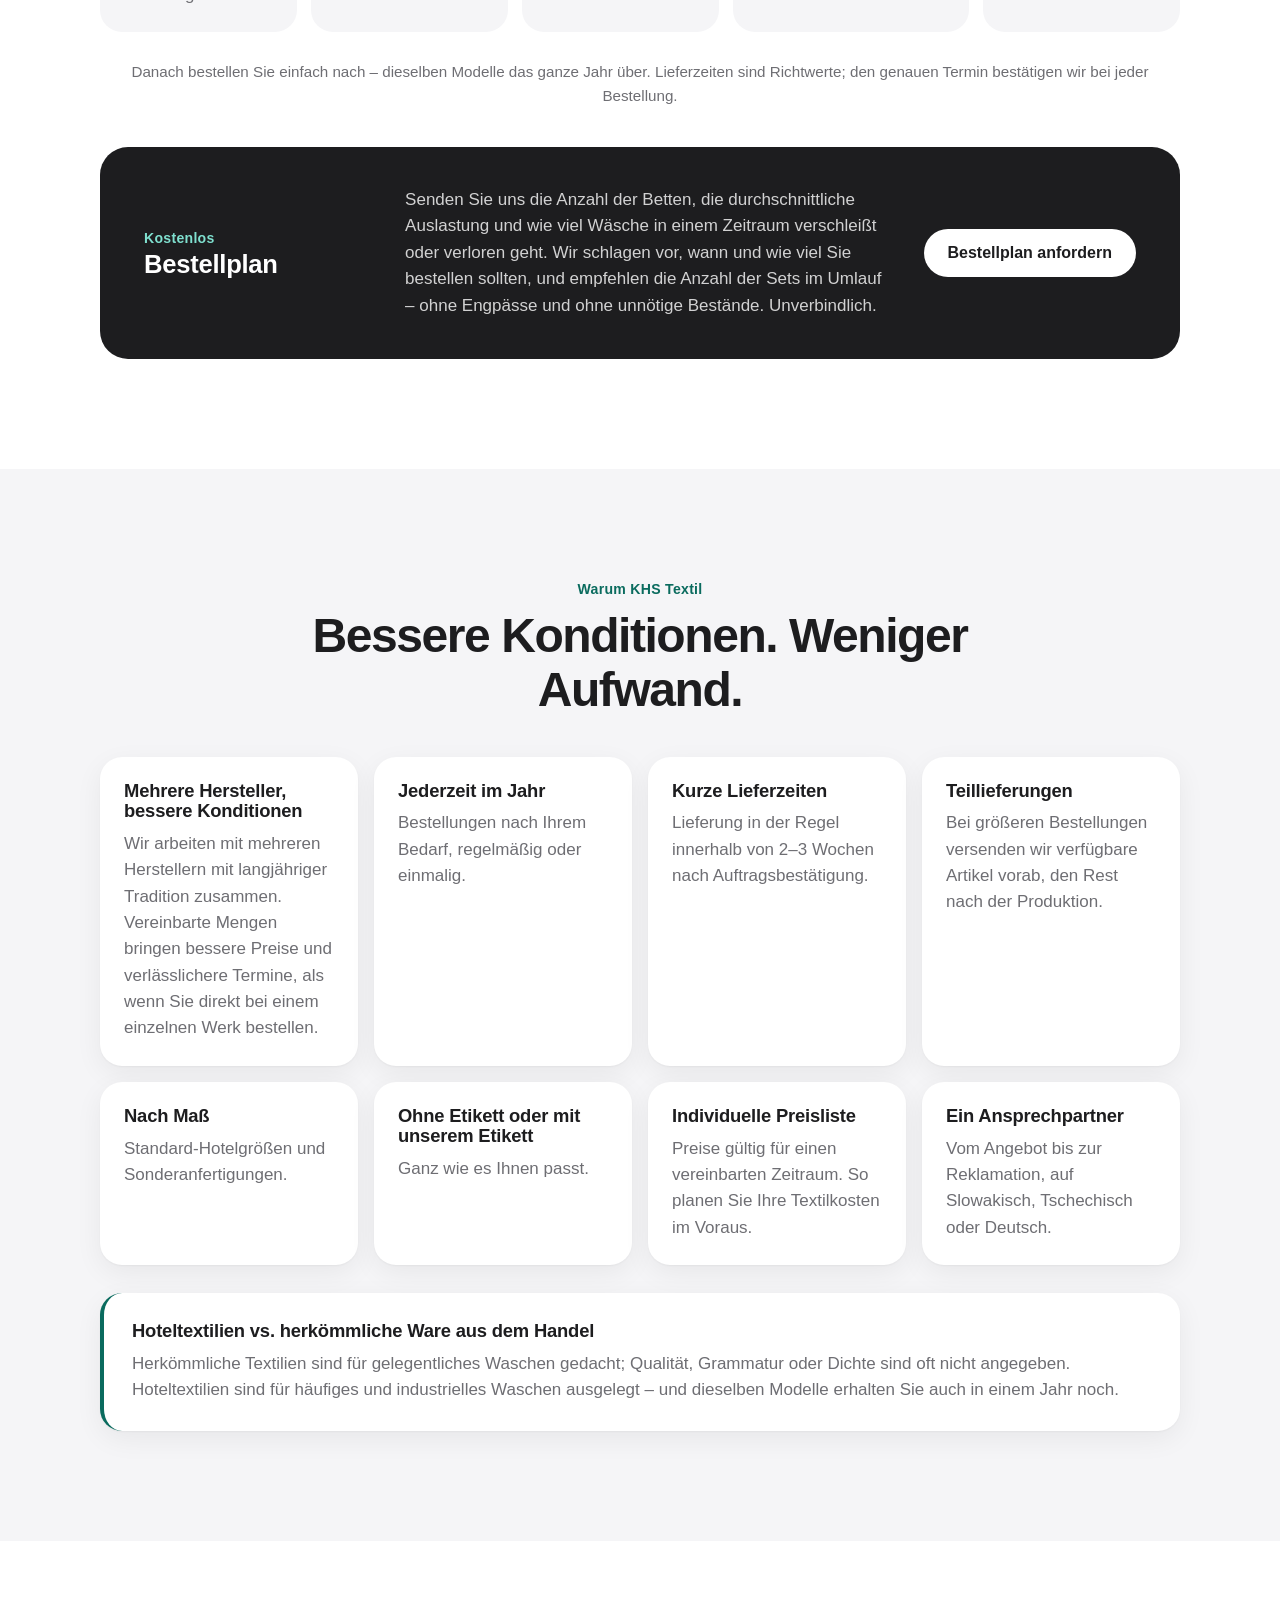
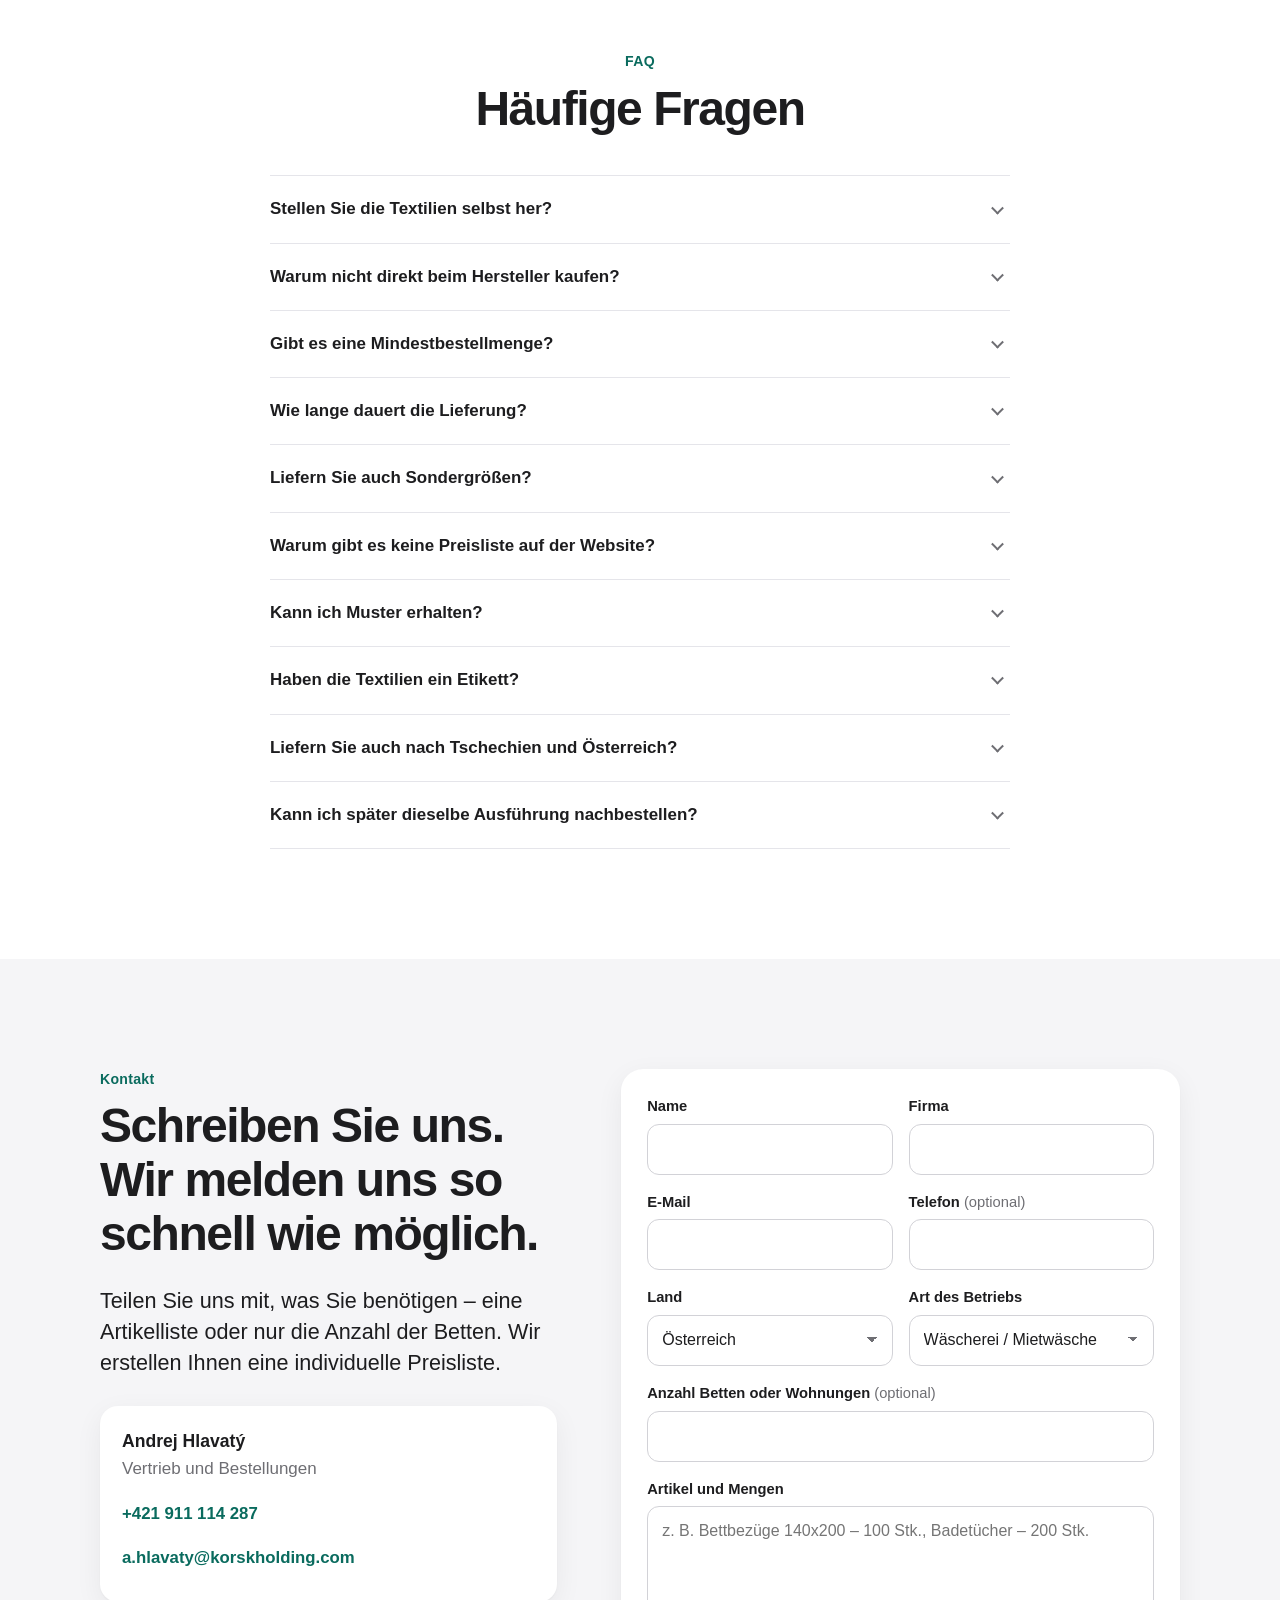
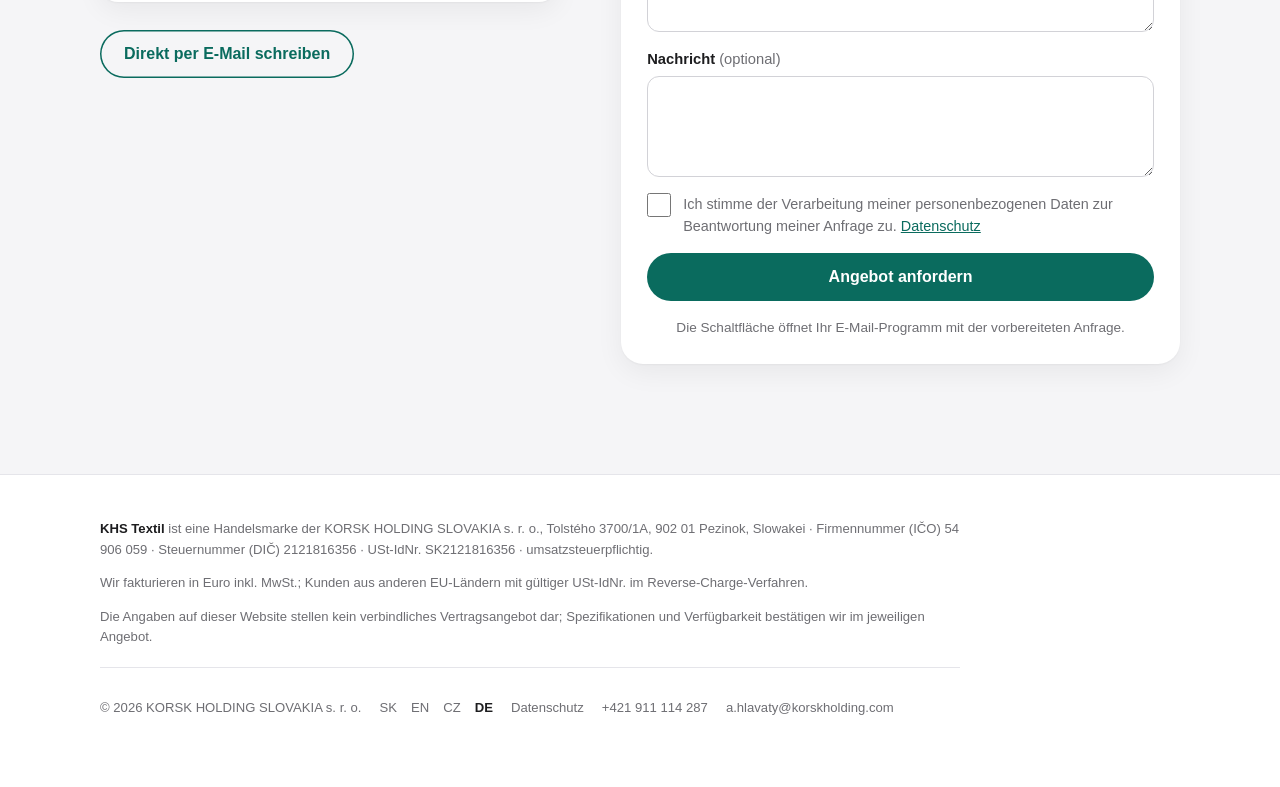
<file: de/index.html>
<!doctype html>
<html lang="de">
<head>
<meta charset="utf-8">
<meta name="viewport" content="width=device-width, initial-scale=1, viewport-fit=cover">
<title>KHS Textil – Hoteltextilien für Wäschereien und Ferienwohnungen</title>
<link rel="canonical" href="https://khstextil.sk/de/">
<link rel="alternate" hreflang="sk" href="https://khstextil.sk/">
<link rel="alternate" hreflang="en" href="https://khstextil.sk/en/">
<link rel="alternate" hreflang="cs" href="https://khstextil.sk/cz/">
<link rel="alternate" hreflang="de" href="https://khstextil.sk/de/">
<link rel="alternate" hreflang="x-default" href="https://khstextil.sk/">
<meta name="description" content="KHS Textil – Bettwäsche, Frottee, Füllungen und Matratzen für Wäschereien, Mietwäsche-Anbieter und Ferienwohnungen in SK, CZ und AT. Ohne Etikett oder mit unserem.">
<meta name="theme-color" content="#ffffff">
<link rel="icon" href="../favicon.svg" type="image/svg+xml">
<link rel="apple-touch-icon" href="../favicon.svg">
<meta property="og:type" content="website">
<meta property="og:locale" content="de_AT">
<meta property="og:locale:alternate" content="sk_SK">
<meta property="og:locale:alternate" content="en_GB">
<meta property="og:locale:alternate" content="cs_CZ">
<meta property="og:url" content="https://khstextil.sk/de/">
<meta property="og:site_name" content="KHS Textil">
<meta property="og:title" content="KHS Textil – Hoteltextilien für Wäschereien und Ferienwohnungen">
<meta property="og:description" content="KHS Textil – Bettwäsche, Frottee, Füllungen und Matratzen für Wäschereien, Mietwäsche-Anbieter und Ferienwohnungen in SK, CZ und AT. Ohne Etikett oder mit unserem.">
<meta property="og:image" content="https://khstextil.sk/img/postel_prusok.jpg">
<link rel="stylesheet" href="../style.css">
<script type="application/ld+json">{"@context": "https://schema.org", "@type": ["Organization", "LocalBusiness"], "@id": "https://khstextil.sk/#org", "name": "KHS Textil", "legalName": "KORSK HOLDING SLOVAKIA s. r. o.", "url": "https://khstextil.sk", "logo": "https://khstextil.sk/favicon.svg", "image": "https://khstextil.sk/img/postel_prusok.jpg", "email": "a.hlavaty@korskholding.com", "telephone": "+421 911 114 287", "vatID": "SK2121816356", "taxID": "2121816356", "address": {"@type": "PostalAddress", "streetAddress": "Tolstého 3700/1A", "postalCode": "902 01", "addressLocality": "Pezinok", "addressCountry": "SK"}, "areaServed": ["SK", "CZ", "AT"]}</script>
</head>
<body>
<a class="skip" href="#obsah">Zum Inhalt springen</a>
<header class="site-header">
  <div class="wrap bar">
    <a class="brand" href="#uvod" aria-label="KHS Textil – Startseite"><span class="mono" aria-hidden="true">KHS</span><span>KHS Textil</span></a>
    <nav id="nav" class="nav" aria-label="Hauptmenü">
      <div class="lang lang-m" role="group" aria-label="Sprache"><a href="../index.html" hreflang="sk" lang="sk">SK</a><a href="../en/index.html" hreflang="en" lang="en">EN</a><a href="../cz/index.html" hreflang="cs" lang="cs">CZ</a><a href="../de/index.html" hreflang="de" lang="de" aria-current="page">DE</a></div>
      <a href="#o-nas">Über uns</a><a href="#pre-koho">Für wen</a><a href="#sortiment">Sortiment</a><a href="#kvalita">Qualität</a><a href="#spolupraca">Ablauf</a><a href="#preco-my">Warum wir</a><a href="#otazky">FAQ</a><a href="#kontakt">Kontakt</a>
    </nav>
    <div class="lang lang-d" role="group" aria-label="Sprache"><a href="../index.html" hreflang="sk" lang="sk">SK</a><a href="../en/index.html" hreflang="en" lang="en">EN</a><a href="../cz/index.html" hreflang="cs" lang="cs">CZ</a><a href="../de/index.html" hreflang="de" lang="de" aria-current="page">DE</a></div>
    <a class="btn btn-sm" href="#kontakt">Angebot anfordern</a>
    <button class="menu-btn" type="button" aria-label="Menü" aria-expanded="false" aria-controls="nav"><span></span><span></span></button>
  </div>
</header>

<main id="obsah">
<section id="uvod" class="hero">
  <div class="wrap hero-grid">
    <div class="hero-text">
      <h1><span class="eyebrow h1-eyebrow">KHS Textil · Hoteltextilien für SK · CZ · AT</span>Hoteltextilien.<br>Sorgenfrei.</h1>
      <p class="lead">Für Wäschereien, Mietwäsche-Anbieter sowie Verwalter von Ferienwohnungen und Kurzzeitvermietungen in der Slowakei, in Tschechien und in Österreich.</p>
      <p class="sub">Bettwäsche, Frottierwaren, Bettdecken, Kissen und Matratzen – von mehreren europäischen Herstellern mit langjähriger Tradition, über einen einzigen Ansprechpartner.</p>
      <div class="cta"><a class="btn" href="#kontakt">Angebot anfordern</a><a class="btn btn-ghost" href="#sortiment">Sortiment ansehen</a></div>
    </div>
    <div class="hero-img"><picture><source srcset="../img/postel_biela.webp" type="image/webp"><img src="../img/postel_biela.jpg" alt="Weiße Hotelbettwäsche auf einem Bett" width="675" height="663" loading="eager" fetchpriority="high" decoding="async"></picture></div>
  </div>
  <div class="wrap">
    <ul class="benefits">
      <li><strong>Mehrere Hersteller, ein Partner</strong><span>Vereinbarte Mengen, bessere Preise und Termine.</span></li>
      <li><strong>Nach Ihrem Bedarf</strong><span>Regelmäßig oder einmalig, das ganze Jahr.</span></li>
      <li><strong>Nach Maß</strong><span>Standard- und Sondergrößen, verschiedene Ausführungen.</span></li>
      <li><strong>Kostenloser Bestellplan</strong><span>Wann und wie viel bestellen.</span></li>
    </ul>
  </div>
</section>

<section id="o-nas" class="section">
  <div class="wrap narrow">
    <p class="eyebrow">Über uns</p>
    <h2>Mehrere Hersteller. Ein Partner.</h2>
    <p class="lead">KHS Textil ist eine Handelsmarke der KORSK HOLDING SLOVAKIA s. r. o. mit Sitz in Pezinok (Slowakei), geführt von Andrej Hlavatý.</p>
    <p>Wir sind kein Hersteller. Wir arbeiten mit mehreren europäischen Herstellern mit langjähriger Tradition zusammen und wählen für jeden Auftrag denjenigen aus, der ihn am besten umsetzt – bei Qualität, Preis und Liefertermin.</p>
    <p>Dank vereinbarter Mengen bei mehreren Herstellern erzielen wir bessere Preise und einen verlässlicheren Lieferplan. Deshalb sind wir effizienter, als wenn Sie direkt bei einer einzelnen Textilfabrik bestellen.</p>
    <p>Sie haben einen Ansprechpartner, eine slowakische Rechnung und Kommunikation auf Slowakisch, Tschechisch oder Deutsch. Sie zahlen weder für Lagerhaltung noch für Bestände, die Sie nicht benötigen.</p>
  </div>
  <div class="wrap">
    <div class="cards three">
      <article class="card"><span class="num">01</span><h3>Auswahl</h3><p>Für jeden Artikel wählen wir den Hersteller nach Qualität, Preis und Lieferzeit.</p></article>
      <article class="card"><span class="num">02</span><h3>Kontrolle</h3><p>Die Spezifikationen bestätigen wir im Angebot; nach der Kalkulation senden wir auf Wunsch Muster.</p></article>
      <article class="card"><span class="num">03</span><h3>Service</h3><p>Wir begleiten Sie von der Anfrage bis zur eventuellen Reklamation.</p></article>
    </div>
  </div>
</section>

<section id="pre-koho" class="section alt">
  <div class="wrap">
    <div class="head"><p class="eyebrow">Für wen</p><h2>Für alle, die täglich Wäsche wechseln.</h2></div>
    <div class="cards two">
      <article class="card media"><picture><source srcset="../img/plachty_stoh.webp" type="image/webp"><img src="../img/plachty_stoh.jpg" alt="Stapel gefalteter weißer Bettlaken" width="1200" height="900" loading="lazy" decoding="async"></picture><div class="card-body"><h3>Wäschereien und Mietwäsche-Anbieter</h3><p>Wäsche und Frottierwaren, die Sie waschen, vermieten und laufend ergänzen. Neue Teile passen zu denen im Umlauf – für einen einheitlichen Standard bei Ihren Kunden.</p></div></article>
      <article class="card media"><picture><source srcset="../img/vankuse_prusok.webp" type="image/webp"><img src="../img/vankuse_prusok.jpg" alt="Weiße Kissen mit feinem eingewebtem Streifen" width="1200" height="900" loading="lazy" decoding="async"></picture><div class="card-body"><h3>Ferienwohnungen und Kurzzeitvermietung</h3><p>Ein weißes Set für alle Ihre Unterkünfte auf Airbnb oder Booking. Ein gepflegter Eindruck auf Fotos und bei jeder Anreise – und die Teile lassen sich leicht zwischen den Wohnungen tauschen.</p></div></article>
    </div>
    <p class="note center">Wir sind in der Slowakei, in Tschechien und in Österreich tätig.</p>
  </div>
</section>

<section id="sortiment" class="section">
  <div class="wrap">
    <div class="head"><p class="eyebrow">Sortiment</p><h2>Komplette Hoteltextilien. Aus einer Hand.</h2><p class="lead">Alle Artikel in allen gängigen Hotelgrößen – weiß, ohne Streifen oder mit eingewebtem Streifen.</p></div>
    <div class="gallery">
      <figure><picture><source srcset="../img/postel_prusok.webp" type="image/webp"><img src="../img/postel_prusok.jpg" alt="Bett mit weißer Bettwäsche mit eingewebtem Streifen" width="752" height="800" loading="lazy" decoding="async"></picture></figure>
      <figure><picture><source srcset="../img/paplon_vankuse.webp" type="image/webp"><img src="../img/paplon_vankuse.jpg" alt="Weiße gesteppte Bettdecke und Kissen" width="1200" height="900" loading="lazy" decoding="async"></picture></figure>
    </div>
    <div class="cards cats">
      <article class="card cat"><div class="cat-img"><picture><source srcset="../img/plachty_stoh.webp" type="image/webp"><img src="../img/plachty_stoh.jpg" alt="Stapel gefalteter weißer Bettlaken" width="1200" height="900" loading="lazy" decoding="async"></picture></div><h3>Bettwäsche</h3><ul><li>Bettbezüge</li><li>Kissenbezüge</li><li>Bettlaken</li><li>Spannbettlaken</li></ul></article>
      <article class="card cat"><div class="cat-img duo"><picture><source srcset="../img/vypln_vankus.webp" type="image/webp"><img src="../img/vypln_vankus.jpg" alt="Weißes gestepptes Kopfkissen" width="600" height="900" loading="lazy" decoding="async"></picture><picture><source srcset="../img/vypln_chranic.webp" type="image/webp"><img src="../img/vypln_chranic.jpg" alt="Gesteppter Matratzenschoner mit KHS-Textil-Etikett" width="600" height="900" loading="lazy" decoding="async"></picture></div><h3>Bettwaren und Matratzenschutz</h3><ul><li>Bettdecken</li><li>Kissen und Kissenfüllungen</li><li>Matratzenschoner (auch wasserdicht)</li><li>Topper (Auflagematratzen)</li><li>Matratzen</li></ul></article>
      <article class="card cat"><div class="cat-img duo"><picture><source srcset="../img/kupelna_uterak.webp" type="image/webp"><img src="../img/kupelna_uterak.jpg" alt="Weißes Frottiertuch mit KHS-Textil-Etikett" width="600" height="900" loading="lazy" decoding="async"></picture><picture><source srcset="../img/kupelna_zupan.webp" type="image/webp"><img src="../img/kupelna_zupan.jpg" alt="Weißer Frottee-Bademantel mit Schalkragen" width="600" height="900" loading="lazy" decoding="async"></picture></div><h3>Bad und Wellness</h3><ul><li>Hand- und Badetücher (auch kleine Gesichtstücher)</li><li>Badvorleger</li><li>Bademäntel</li><li>Hotelslipper</li><li>Wellness- und Saunatücher</li></ul></article>
      <article class="card"><h3>Gastronomie und Events</h3><ul><li>Tischdecken, Tischläufer und Tischunterlagen</li><li>Servietten</li><li>Poliertücher für Glas und Porzellan</li><li>Stretchhussen für Stühle und Stehtische</li></ul></article>
      <article class="card accent"><h3>Sonderanfertigung</h3><p>Sondergrößen, andere Grammaturen, Streifen oder Ausführungen lassen wir nach Maß fertigen. Schicken Sie uns Ihre Anforderungen.</p><a class="link" href="#kontakt">Anfrage senden →</a></article>
    </div>
    <p class="note center">Sie suchen etwas, das hier nicht aufgeführt ist? <a href="#kontakt">Schreiben Sie uns</a> – wir klären es mit unseren Herstellern.</p>
  </div>
</section>

<section id="kvalita" class="section alt">
  <div class="wrap split">
    <div>
      <p class="eyebrow">Qualität und Materialien</p>
      <h2>Textilien, die den Wäschekreislauf aushalten.</h2>
      <p class="lead">Hoteltextilien werden häufig und in großen Mengen gewaschen. Deshalb achten wir bei jedem Artikel auf Material, Dichte, Grammatur und Verarbeitung.</p>
      <div class="split-img"><picture><source srcset="../img/plachty_detail.webp" type="image/webp"><img src="../img/plachty_detail.jpg" alt="Detail eines weißen Hotelbettlakens" width="1200" height="900" loading="lazy" decoding="async"></picture></div>
    </div>
    <div>
      <dl class="specs">
        <div><dt>Economy – Leinwandbindung 140 TC</dt><dd>100 % Baumwolle, 160 g/m², sanforisiert. Eine zuverlässige Wahl für den täglichen Einsatz.</dd></div>
        <div><dt>Lux – Damast 250 TC</dt><dd>100 % Baumwolle, merzerisiert und sanforisiert. Glattere Oberfläche und dezenter Glanz, ohne Streifen oder mit 4-, 10- oder 20-mm-Streifen.</dd></div>
        <div><dt>Lux Streifen – Damast 250 TC</dt><dd>80 % Baumwolle / 20 % Polyester, 10-mm-Streifen. Baumwollgefühl und höhere Festigkeit.</dd></div>
        <div><dt>Frottee</dt><dd>100 % gekämmte Baumwolle, doppelte kurze Schlingen, 450 / 500 / 550 g/m². Höhere Grammatur = dichteres und saugfähigeres Handtuch.</dd></div>
        <div><dt>Füllungen</dt><dd>Hülle aus Mikrofaser, Füllung aus silikonisierter Polyester-Hohlfaser oder Faserbällchen. Leicht zu waschen und schnell trocken.</dd></div>
      </dl>
      <details class="glossary">
        <summary>Kleines Glossar</summary>
        <dl>
          <dt>TC (Thread Count, Fadendichte)</dt><dd>Anzahl der Fäden pro Quadratzoll. Höhere Zahl = dichteres und glatteres Gewebe.</dd>
          <dt>Sanforisierung</dt><dd>Eine Ausrüstung, die das Einlaufen beim Waschen begrenzt. Die Wäsche bleibt formstabil.</dd>
          <dt>Merzerisierung</dt><dd>Eine Baumwollbehandlung für höhere Festigkeit und dezenten Glanz.</dd>
          <dt>Damast / Satin</dt><dd>Bindung mit glatter, glänzender Oberfläche; typisch für Hotelstreifen.</dd>
          <dt>Grammatur (g/m²)</dt><dd>Flächengewicht des Stoffes; bei Frottee ein Maß für Dichte und Saugfähigkeit.</dd>
        </dl>
      </details>
      <p class="note">Die genauen Spezifikationen jedes Artikels bestätigen wir im Angebot.</p>
      <details class="glossary">
        <summary>Pflege – einfache Regeln für eine längere Lebensdauer</summary>
        <ul class="ticks">
          <li>Neue Textilien vor dem ersten Gebrauch waschen.</li>
          <li>Weiße Wäsche getrennt von farbiger waschen.</li>
          <li>Waschmaschine und Trockner nicht überladen – die Textilien werden sauberer und knittern weniger.</li>
          <li>Waschmittel nach Wasserhärte dosieren; Bleichmittel sparsam verwenden.</li>
          <li>Frottee nicht bügeln und nicht bei jeder Wäsche Weichspüler verwenden – er verringert die Saugfähigkeit.</li>
          <li>Temperatur und Verfahren richten sich nach der Materialzusammensetzung; Empfehlungen zu den einzelnen Artikeln senden wir Ihnen mit dem Angebot.</li>
        </ul>
      </details>
    </div>
  </div>
</section>

<section id="spolupraca" class="section">
  <div class="wrap">
    <div class="head"><p class="eyebrow">Ablauf</p><h2>Fünf Schritte. Keine Überraschungen.</h2></div>
    <ol class="steps">
      <li><h3>Anfrage</h3><p>Sie senden uns eine Liste mit Artikeln und Mengen – oder nur die Anzahl der Betten bzw. Wohnungen.</p></li>
      <li><h3>Individuelle Preisliste</h3><p>Wir kalkulieren Ihre Anfrage und bestätigen Verfügbarkeit und Liefertermin.</p></li>
      <li><h3>Muster auf Anfrage</h3><p>Nach der Kalkulation senden wir Ihnen Muster ausgewählter Artikel.</p></li>
      <li><h3>Bestellung</h3><p>Nach Freigabe des Angebots stellen wir eine Vorauszahlungsrechnung aus und geben die Produktion in Auftrag.</p></li>
      <li><h3>Verfolgbare Lieferung</h3><p>Wir informieren Sie laufend über den Stand Ihrer Bestellung; die Sendung können Sie verfolgen.</p></li>
    </ol>
    <p class="note center">Danach bestellen Sie einfach nach – dieselben Modelle das ganze Jahr über. Lieferzeiten sind Richtwerte; den genauen Termin bestätigen wir bei jeder Bestellung.</p>
    <div class="plan">
      <div><p class="eyebrow">Kostenlos</p><h3>Bestellplan</h3></div>
      <p>Senden Sie uns die Anzahl der Betten, die durchschnittliche Auslastung und wie viel Wäsche in einem Zeitraum verschleißt oder verloren geht. Wir schlagen vor, wann und wie viel Sie bestellen sollten, und empfehlen die Anzahl der Sets im Umlauf – ohne Engpässe und ohne unnötige Bestände. Unverbindlich.</p>
      <a class="btn" href="#kontakt">Bestellplan anfordern</a>
    </div>
  </div>
</section>

<section id="preco-my" class="section alt">
  <div class="wrap">
    <div class="head"><p class="eyebrow">Warum KHS Textil</p><h2>Bessere Konditionen. Weniger Aufwand.</h2></div>
    <div class="cards grid4">
      <article class="card"><h3>Mehrere Hersteller, bessere Konditionen</h3><p>Wir arbeiten mit mehreren Herstellern mit langjähriger Tradition zusammen. Vereinbarte Mengen bringen bessere Preise und verlässlichere Termine, als wenn Sie direkt bei einem einzelnen Werk bestellen.</p></article>
      <article class="card"><h3>Jederzeit im Jahr</h3><p>Bestellungen nach Ihrem Bedarf, regelmäßig oder einmalig.</p></article>
      <article class="card"><h3>Kurze Lieferzeiten</h3><p>Lieferung in der Regel innerhalb von 2–3 Wochen nach Auftragsbestätigung.</p></article>
      <article class="card"><h3>Teillieferungen</h3><p>Bei größeren Bestellungen versenden wir verfügbare Artikel vorab, den Rest nach der Produktion.</p></article>
      <article class="card"><h3>Nach Maß</h3><p>Standard-Hotelgrößen und Sonderanfertigungen.</p></article>
      <article class="card"><h3>Ohne Etikett oder mit unserem Etikett</h3><p>Ganz wie es Ihnen passt.</p></article>
      <article class="card"><h3>Individuelle Preisliste</h3><p>Preise gültig für einen vereinbarten Zeitraum. So planen Sie Ihre Textilkosten im Voraus.</p></article>
      <article class="card"><h3>Ein Ansprechpartner</h3><p>Vom Angebot bis zur Reklamation, auf Slowakisch, Tschechisch oder Deutsch.</p></article>
    </div>
    <div class="compare">
      <h3>Hoteltextilien vs. herkömmliche Ware aus dem Handel</h3>
      <p>Herkömmliche Textilien sind für gelegentliches Waschen gedacht; Qualität, Grammatur oder Dichte sind oft nicht angegeben. Hoteltextilien sind für häufiges und industrielles Waschen ausgelegt – und dieselben Modelle erhalten Sie auch in einem Jahr noch.</p>
    </div>
  </div>
</section>

<section id="otazky" class="section">
  <div class="wrap narrow">
    <div class="head"><p class="eyebrow">FAQ</p><h2>Häufige Fragen</h2></div>
    <div class="faq">
      <details><summary>Stellen Sie die Textilien selbst her?</summary><p>Nein. Wir sind ein Handelsunternehmen und arbeiten mit mehreren europäischen Herstellern mit langjähriger Tradition zusammen. Herstellerauswahl, Prüfung der Spezifikationen, Bestellung und Lieferung übernehmen wir.</p></details>
      <details><summary>Warum nicht direkt beim Hersteller kaufen?</summary><p>Ein einzelnes Werk hat ein Sortiment und einen Produktionsplan. Wir bündeln mehrere Hersteller und vereinbarte Mengen – deshalb können wir bessere Preise, Termine und das komplette Sortiment auf einmal anbieten.</p></details>
      <details><summary>Gibt es eine Mindestbestellmenge?</summary><p>Sie bestellen nach Bedarf, regelmäßig oder einmalig. Die Konditionen für einzelne Artikel bestätigen wir im Angebot.</p></details>
      <details><summary>Wie lange dauert die Lieferung?</summary><p>In der Regel 2–3 Wochen ab Auftragsbestätigung und Eingang der Vorauszahlung. Den genauen Termin bestätigen wir bei jeder Bestellung.</p></details>
      <details><summary>Liefern Sie auch Sondergrößen?</summary><p>Ja – neben den Standard-Hotelgrößen lassen wir auch nach Maß fertigen.</p></details>
      <details><summary>Warum gibt es keine Preisliste auf der Website?</summary><p>Die Preise hängen von Sortiment, Qualität und Mengen ab. Wir erstellen Ihnen eine individuelle Preisliste mit Preisen, die für einen vereinbarten Zeitraum gelten.</p></details>
      <details><summary>Kann ich Muster erhalten?</summary><p>Ja – nach der Kalkulation Ihrer Anfrage senden wir Ihnen Muster ausgewählter Artikel.</p></details>
      <details><summary>Haben die Textilien ein Etikett?</summary><p>Wir liefern ohne Etikett oder mit unserem Etikett KHS Textil.</p></details>
      <details><summary>Liefern Sie auch nach Tschechien und Österreich?</summary><p>Ja. Kunden aus anderen EU-Ländern mit gültiger USt-IdNr. stellen wir die Rechnung im Reverse-Charge-Verfahren aus.</p></details>
      <details><summary>Kann ich später dieselbe Ausführung nachbestellen?</summary><p>Ja, bei Folgebestellungen liefern wir dieselben Modelle.</p></details>
    </div>
  </div>
</section>

<section id="kontakt" class="section alt">
  <div class="wrap contact">
    <div class="contact-info">
      <p class="eyebrow">Kontakt</p>
      <h2>Schreiben Sie uns. Wir melden uns so schnell wie möglich.</h2>
      <p class="lead">Teilen Sie uns mit, was Sie benötigen – eine Artikelliste oder nur die Anzahl der Betten. Wir erstellen Ihnen eine individuelle Preisliste.</p>
      <div class="person">
        <p class="pname">Andrej Hlavatý</p><p class="prole">Vertrieb und Bestellungen</p>
        <a class="clink" href="tel:+421911114287">+421 911 114 287</a>
        <a class="clink" href="mailto:a.hlavaty@korskholding.com">a.hlavaty@korskholding.com</a>
      </div>
      <a class="btn btn-ghost" href="mailto:a.hlavaty@korskholding.com?subject=Anfrage%20%E2%80%93%20KHS%20Textil&amp;body=Guten%20Tag%2C%0A%0Aich%20bitte%20um%20ein%20Angebot.%0A%0AName%3A%0AFirma%3A%0AArt%20des%20Betriebs%20%28W%C3%A4scherei%20%2F%20Mietw%C3%A4sche%20%2F%20Ferienwohnungen%20%2F%20Sonstiges%29%3A%0ALand%3A%0AAnzahl%20Betten%20oder%20Wohnungen%3A%0A%0AArtikel%20und%20Mengen%3A%0A-%20%0A-%20%0A%0AVielen%20Dank.">Direkt per E-Mail schreiben</a>
    </div>
    <form id="dopyt" class="form card" novalidate>
      <div class="row2">
        <label><span class="lbl">Name</span><input name="meno" autocomplete="name" required></label>
        <label><span class="lbl">Firma</span><input name="firma" autocomplete="organization" required></label>
      </div>
      <div class="row2">
        <label><span class="lbl">E-Mail</span><input name="email" type="email" autocomplete="email" inputmode="email" required></label>
        <label><span class="lbl">Telefon <span class="opt">(optional)</span></span><input name="telefon" type="tel" autocomplete="tel" inputmode="tel"></label>
      </div>
      <div class="row2">
        <label><span class="lbl">Land</span><select name="krajina"><option>Österreich</option><option>Slowakei</option><option>Tschechien</option><option>Anderes</option></select></label>
        <label><span class="lbl">Art des Betriebs</span><select name="typ"><option>Wäscherei / Mietwäsche</option><option>Ferienwohnungen / Kurzzeitvermietung</option><option>Sonstiges</option></select></label>
      </div>
      <label><span class="lbl">Anzahl Betten oder Wohnungen <span class="opt">(optional)</span></span><input name="luzka" inputmode="numeric"></label>
      <label><span class="lbl">Artikel und Mengen</span><textarea name="polozky" rows="4" placeholder="z. B. Bettbezüge 140x200 – 100 Stk., Badetücher – 200 Stk."></textarea></label>
      <label><span class="lbl">Nachricht <span class="opt">(optional)</span></span><textarea name="sprava" rows="3"></textarea></label>
      <label class="check"><input type="checkbox" name="suhlas" required><span>Ich stimme der Verarbeitung meiner personenbezogenen Daten zur Beantwortung meiner Anfrage zu. <a href="privacy.html">Datenschutz</a></span></label>
      <button class="btn btn-full" type="submit">Angebot anfordern</button>
      <p class="form-hint" id="form-status" role="status">Die Schaltfläche öffnet Ihr E-Mail-Programm mit der vorbereiteten Anfrage.</p>
    </form>
  </div>
</section>
</main>

<footer class="footer">
  <div class="wrap">
    <p><strong>KHS Textil</strong> ist eine Handelsmarke der KORSK HOLDING SLOVAKIA s. r. o., Tolstého 3700/1A, 902 01 Pezinok, Slowakei · Firmennummer (IČO) 54 906 059 · Steuernummer (DIČ) 2121816356 · USt-IdNr. SK2121816356 · umsatzsteuerpflichtig.</p>
    <p>Wir fakturieren in Euro inkl. MwSt.; Kunden aus anderen EU-Ländern mit gültiger USt-IdNr. im Reverse-Charge-Verfahren.</p>
    <p>Die Angaben auf dieser Website stellen kein verbindliches Vertragsangebot dar; Spezifikationen und Verfügbarkeit bestätigen wir im jeweiligen Angebot.</p>
    <p class="fbottom"><span>© 2026 KORSK HOLDING SLOVAKIA s. r. o.</span><span class="lang-f"><a href="../index.html" hreflang="sk" lang="sk">SK</a><a href="../en/index.html" hreflang="en" lang="en">EN</a><a href="../cz/index.html" hreflang="cs" lang="cs">CZ</a><a href="../de/index.html" hreflang="de" lang="de" aria-current="page">DE</a></span><a href="privacy.html">Datenschutz</a><a href="tel:+421911114287">+421 911 114 287</a><a href="mailto:a.hlavaty@korskholding.com">a.hlavaty@korskholding.com</a></p>
  </div>
</footer>
<script src="../script.js" defer></script>
</body>
</html>
</file>
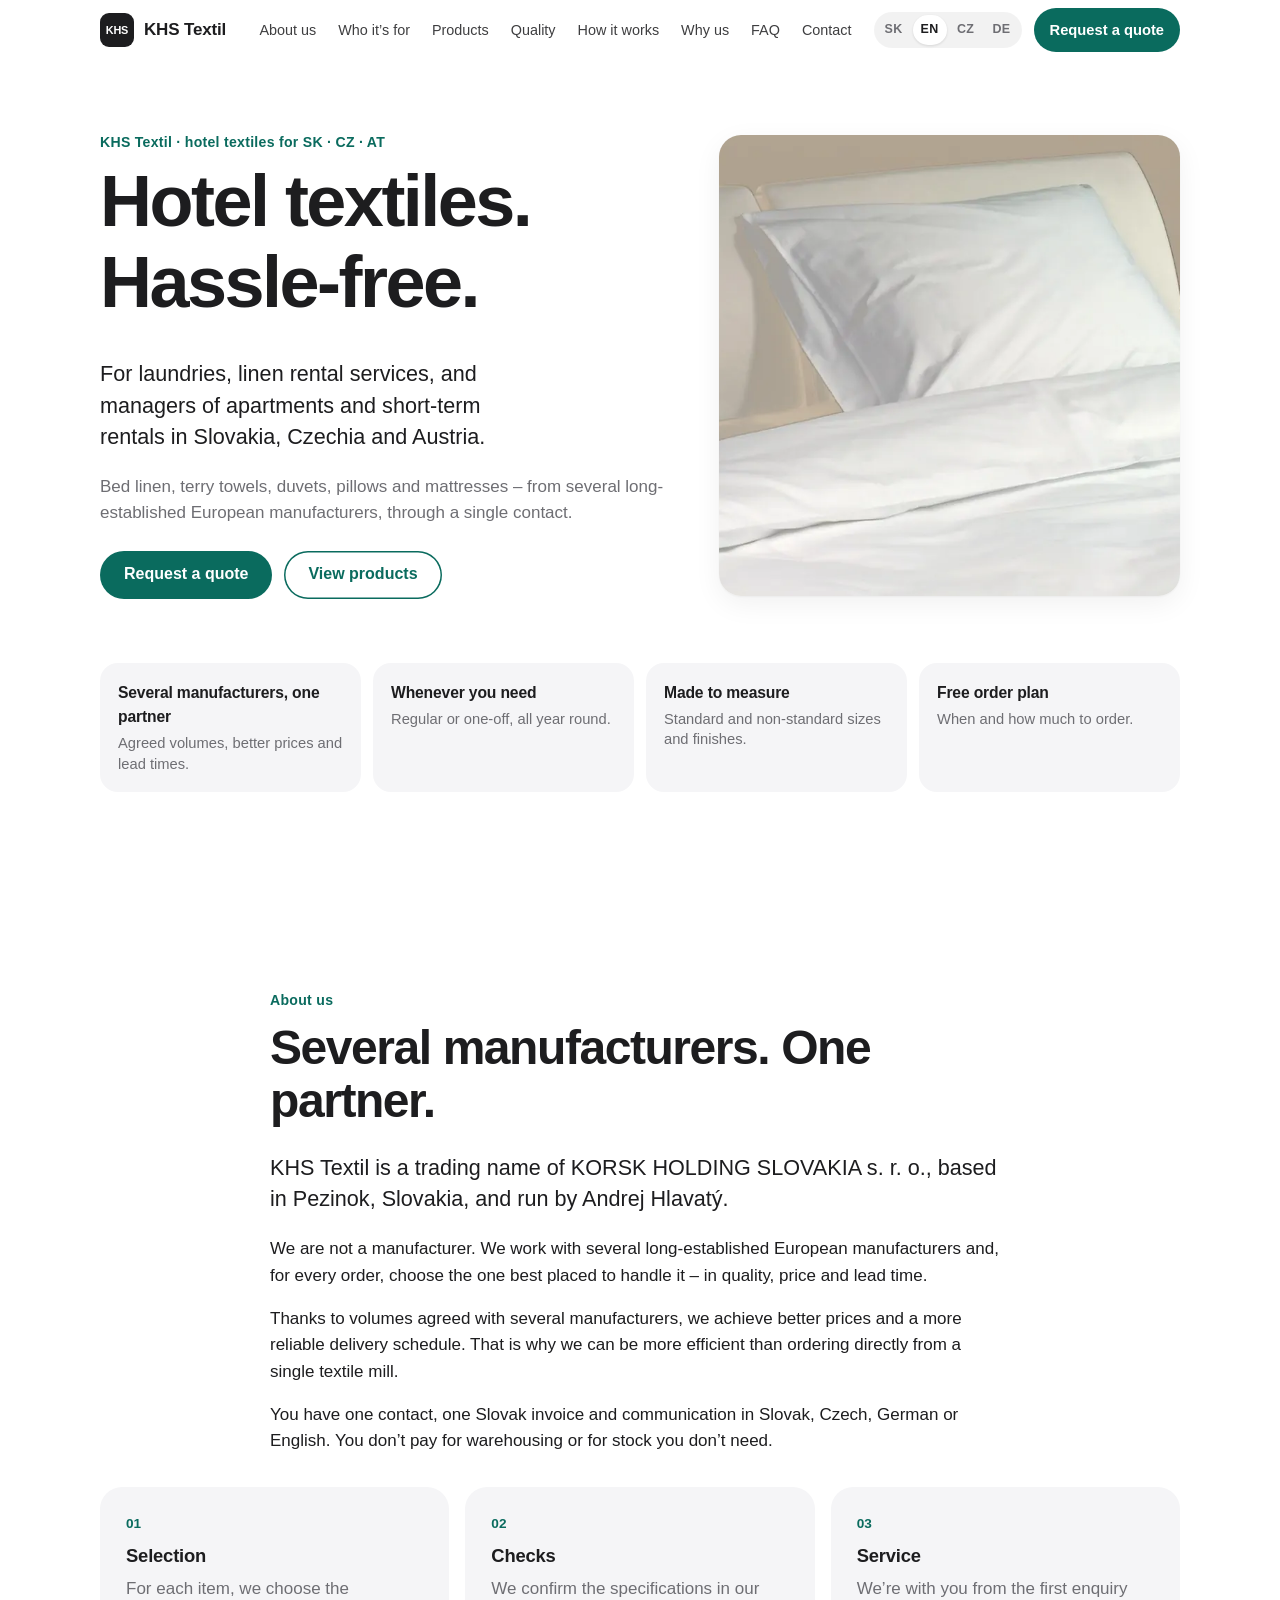
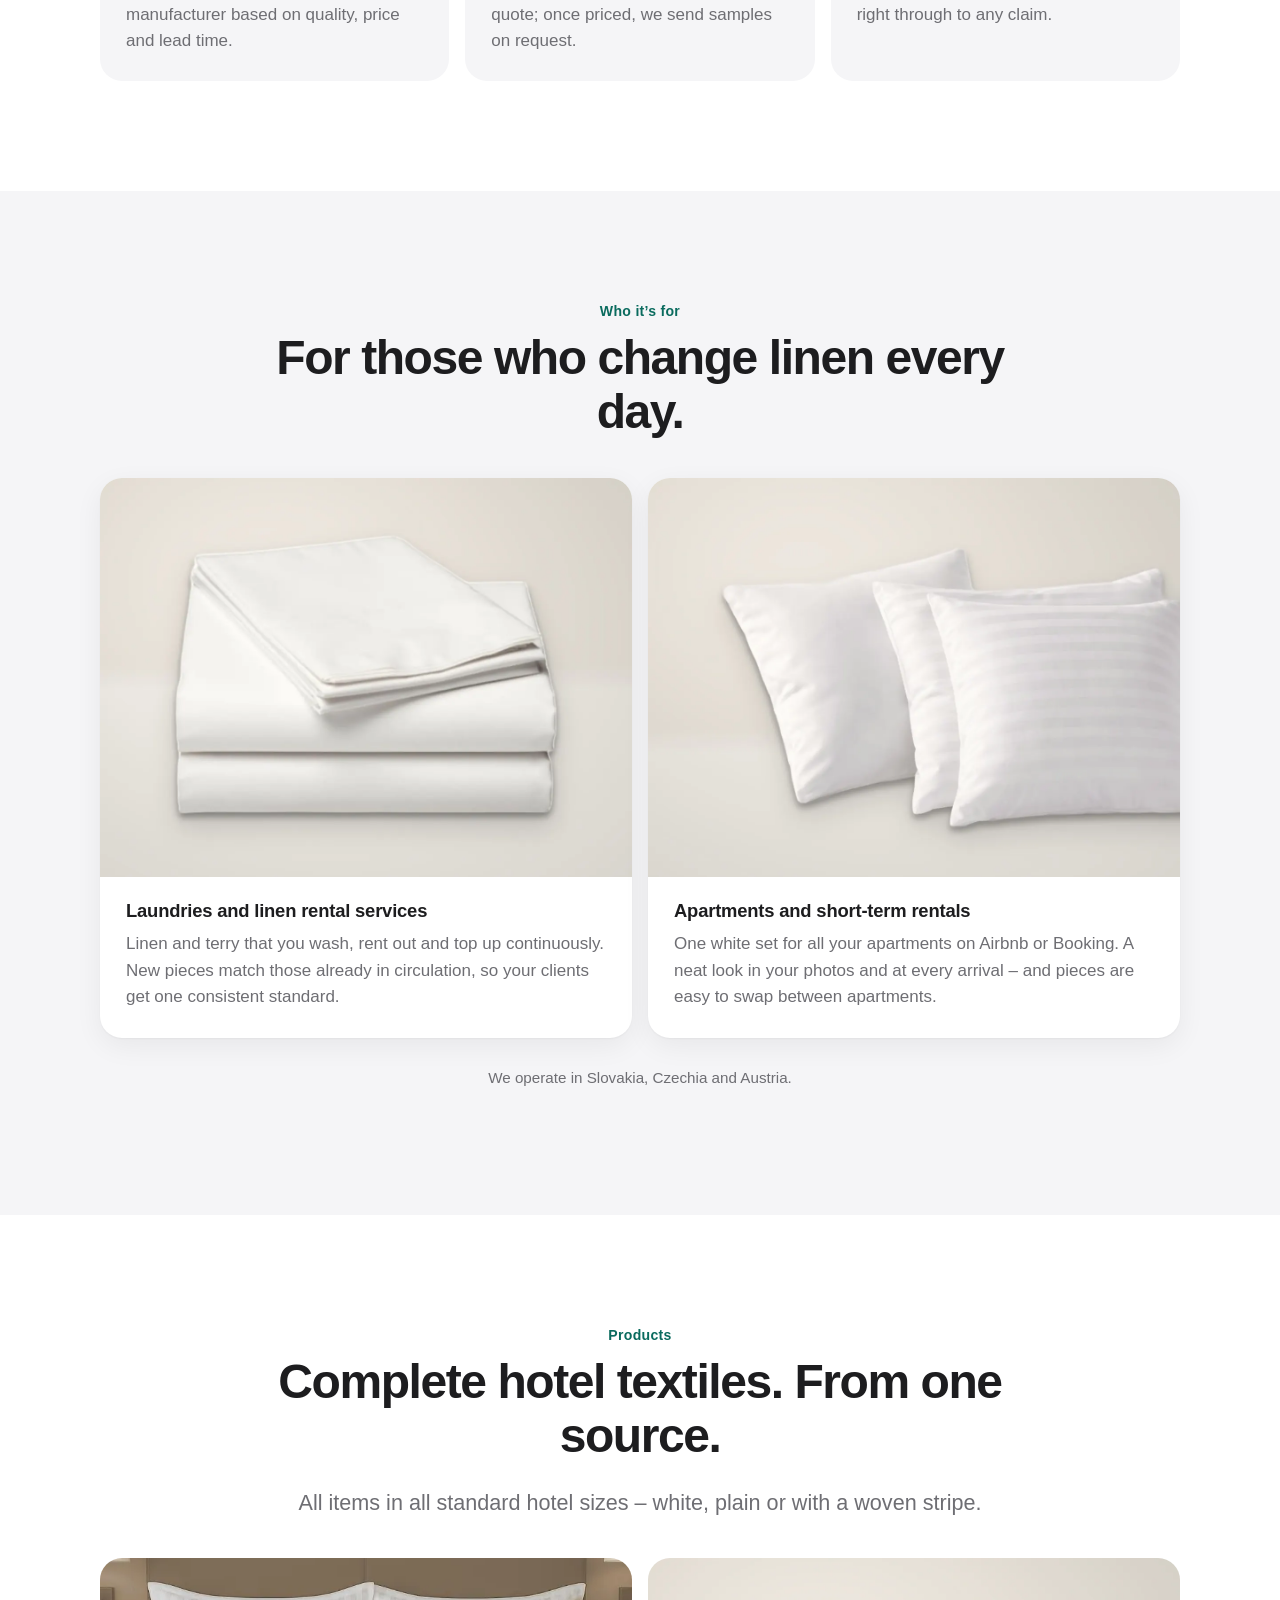
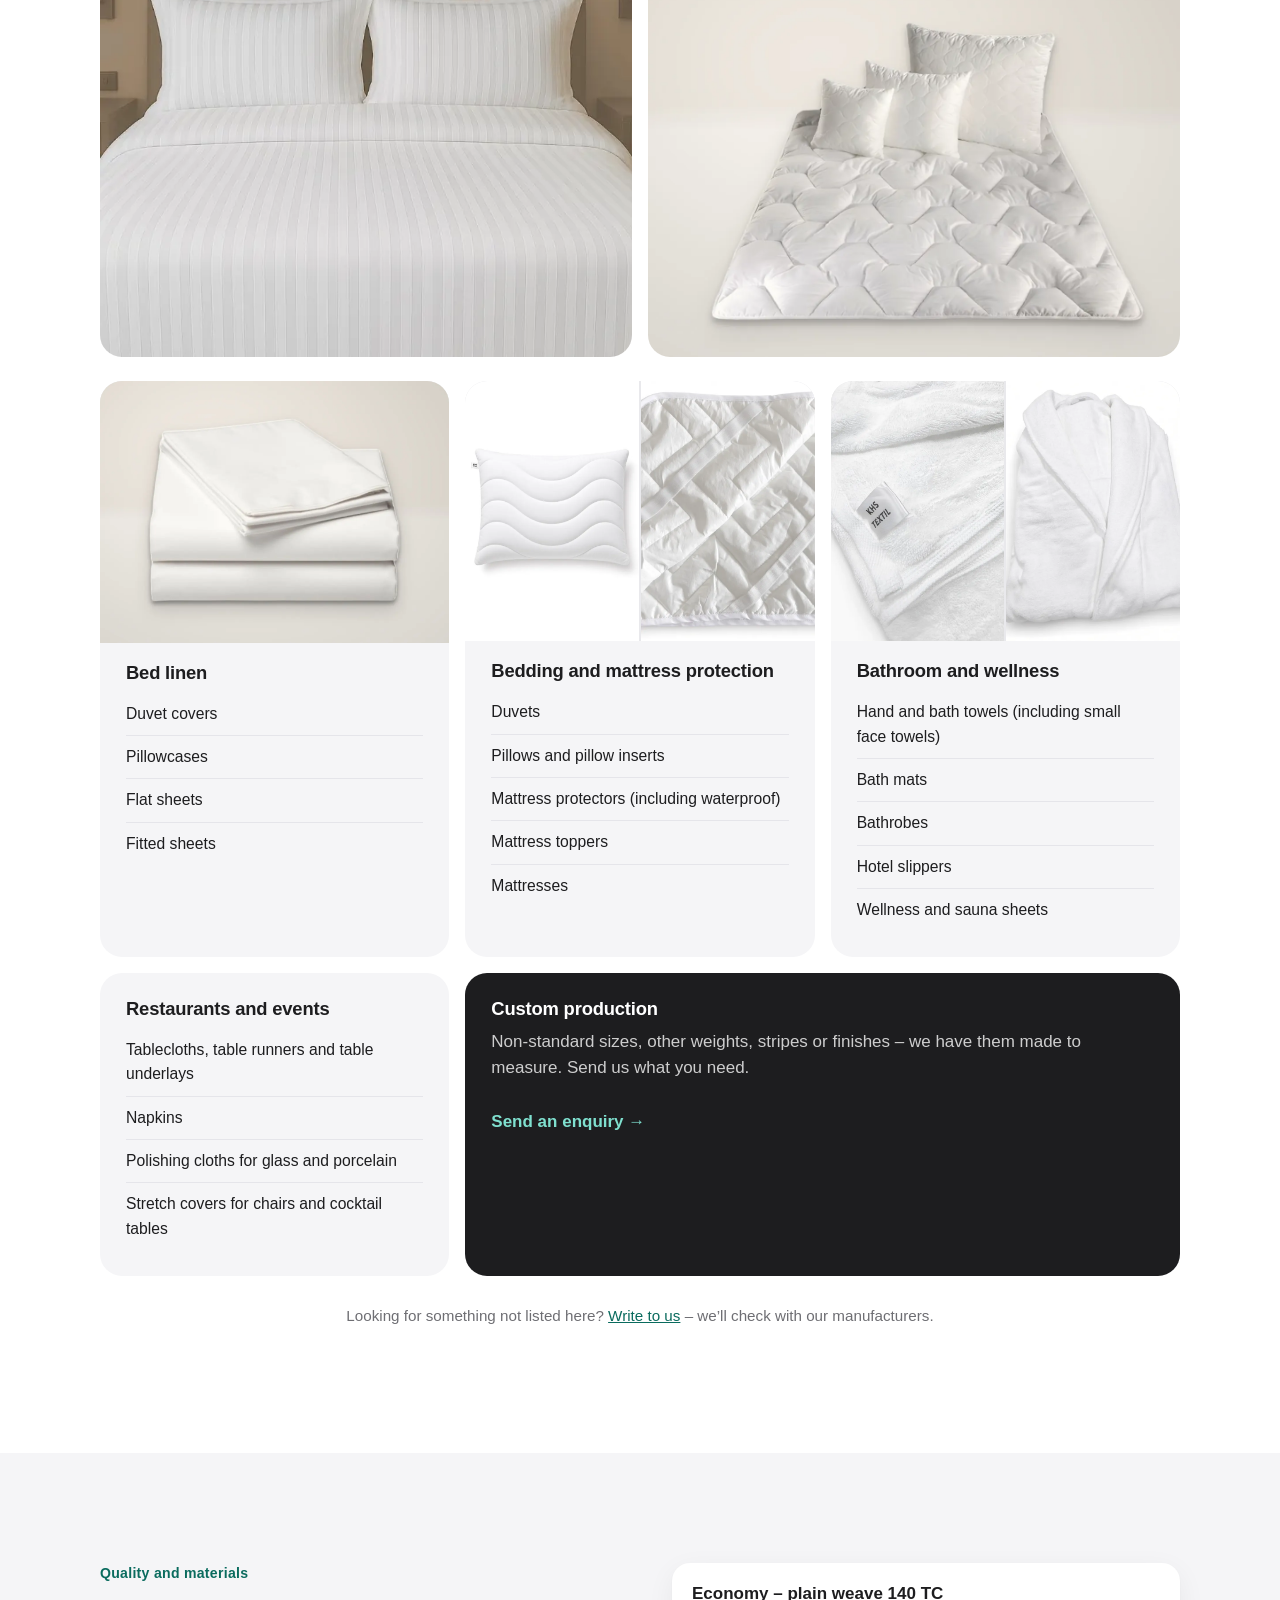
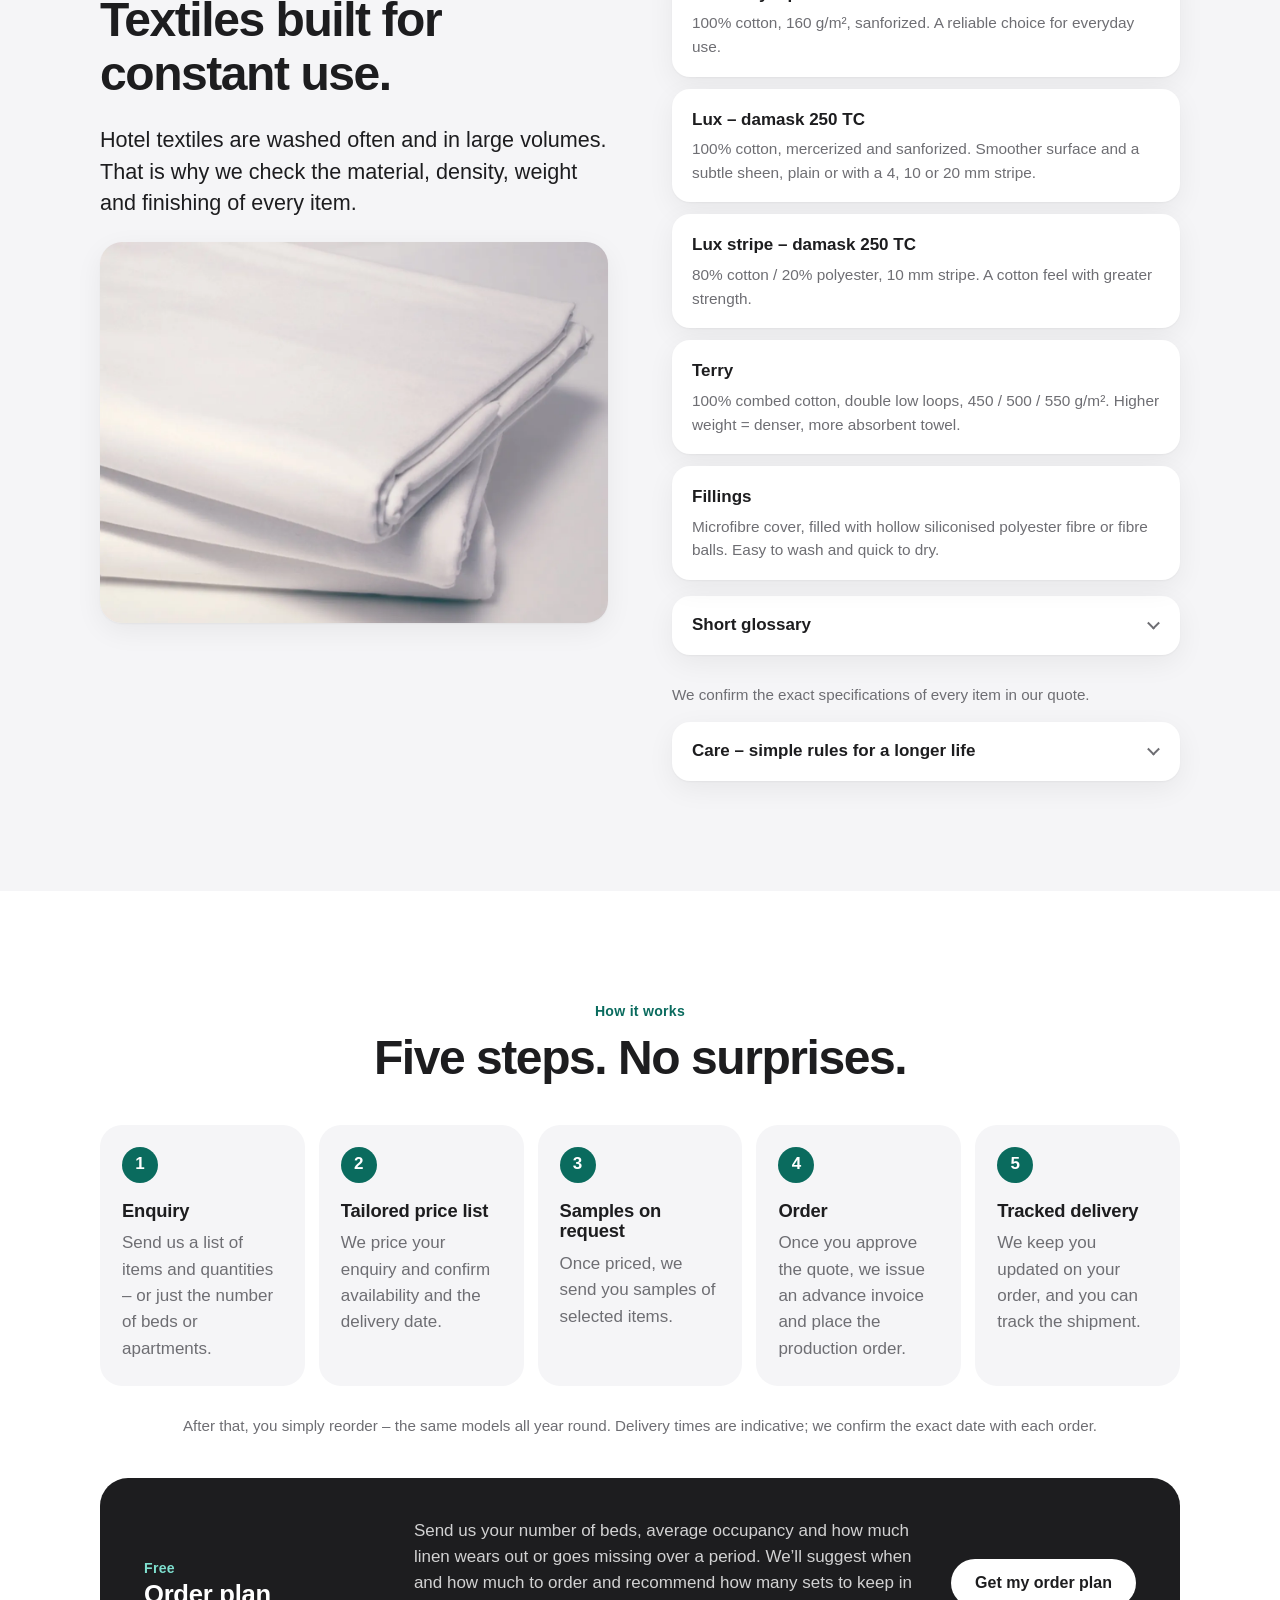
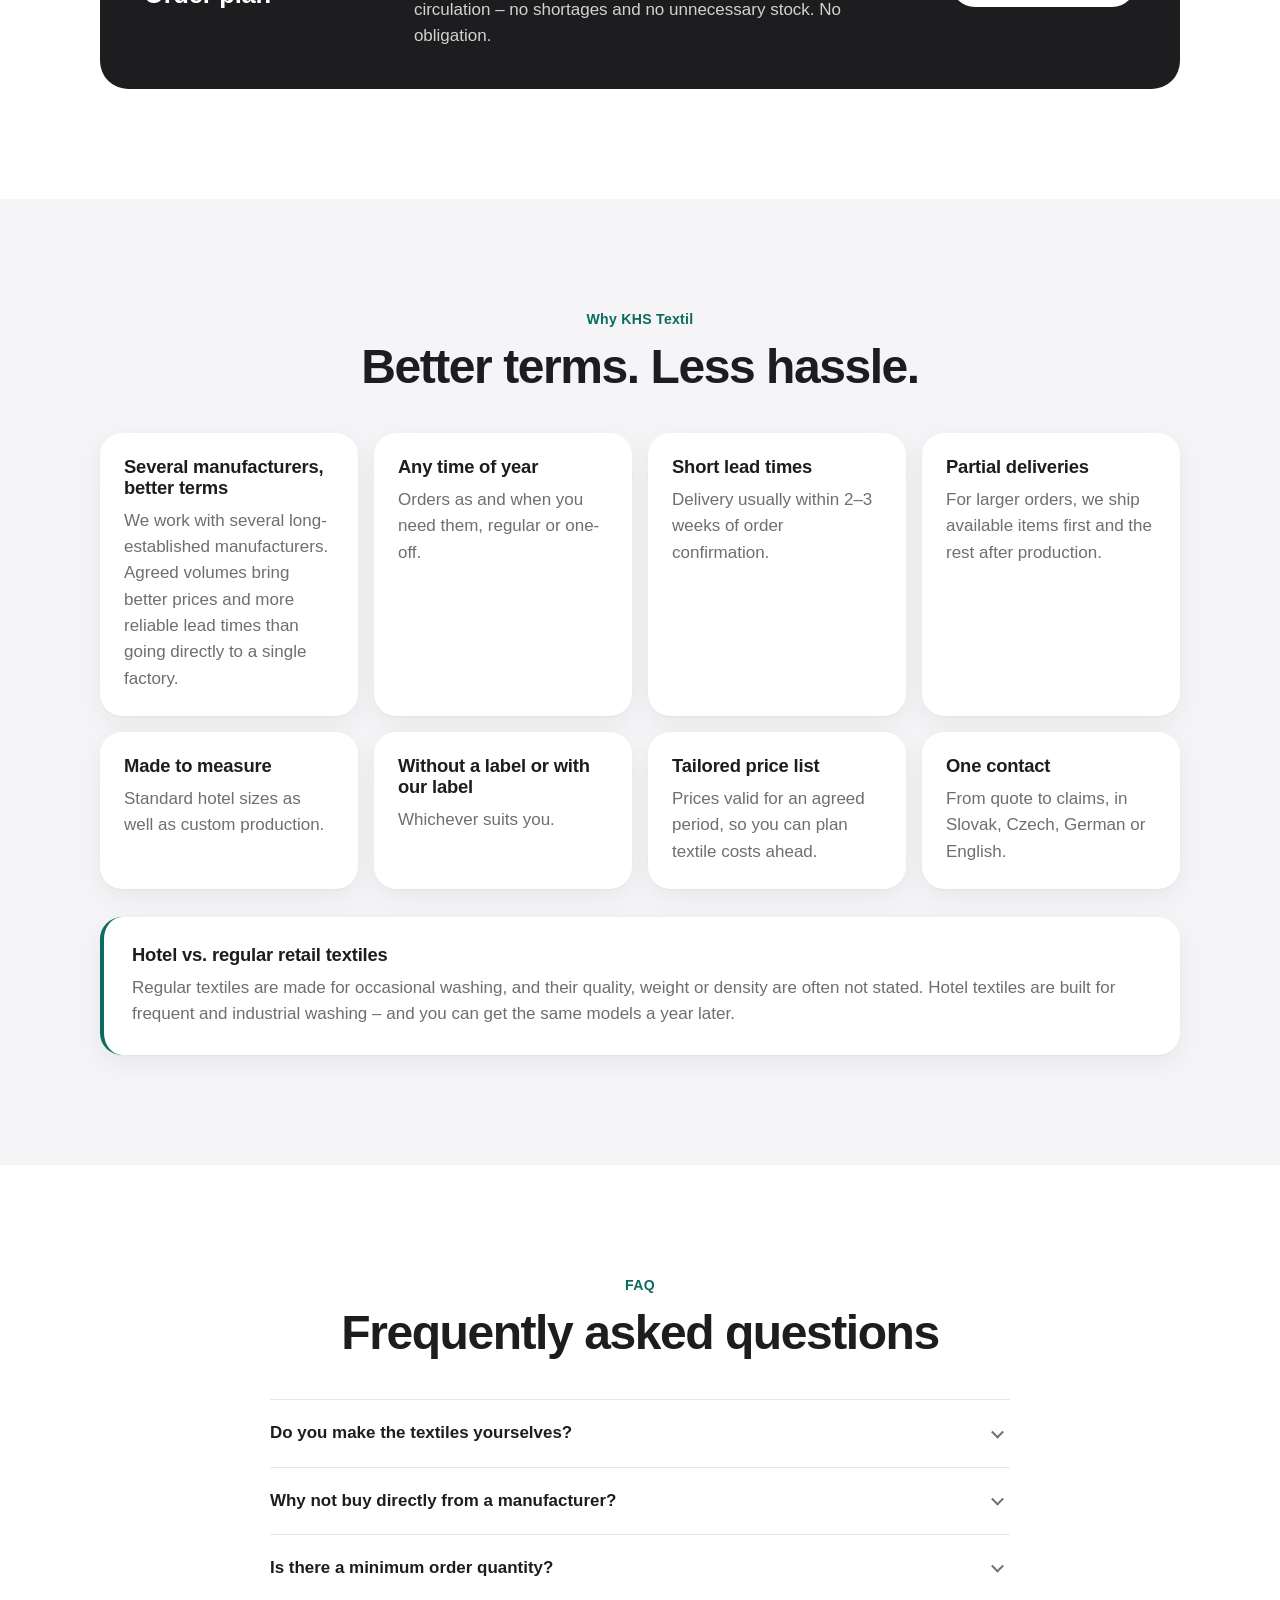
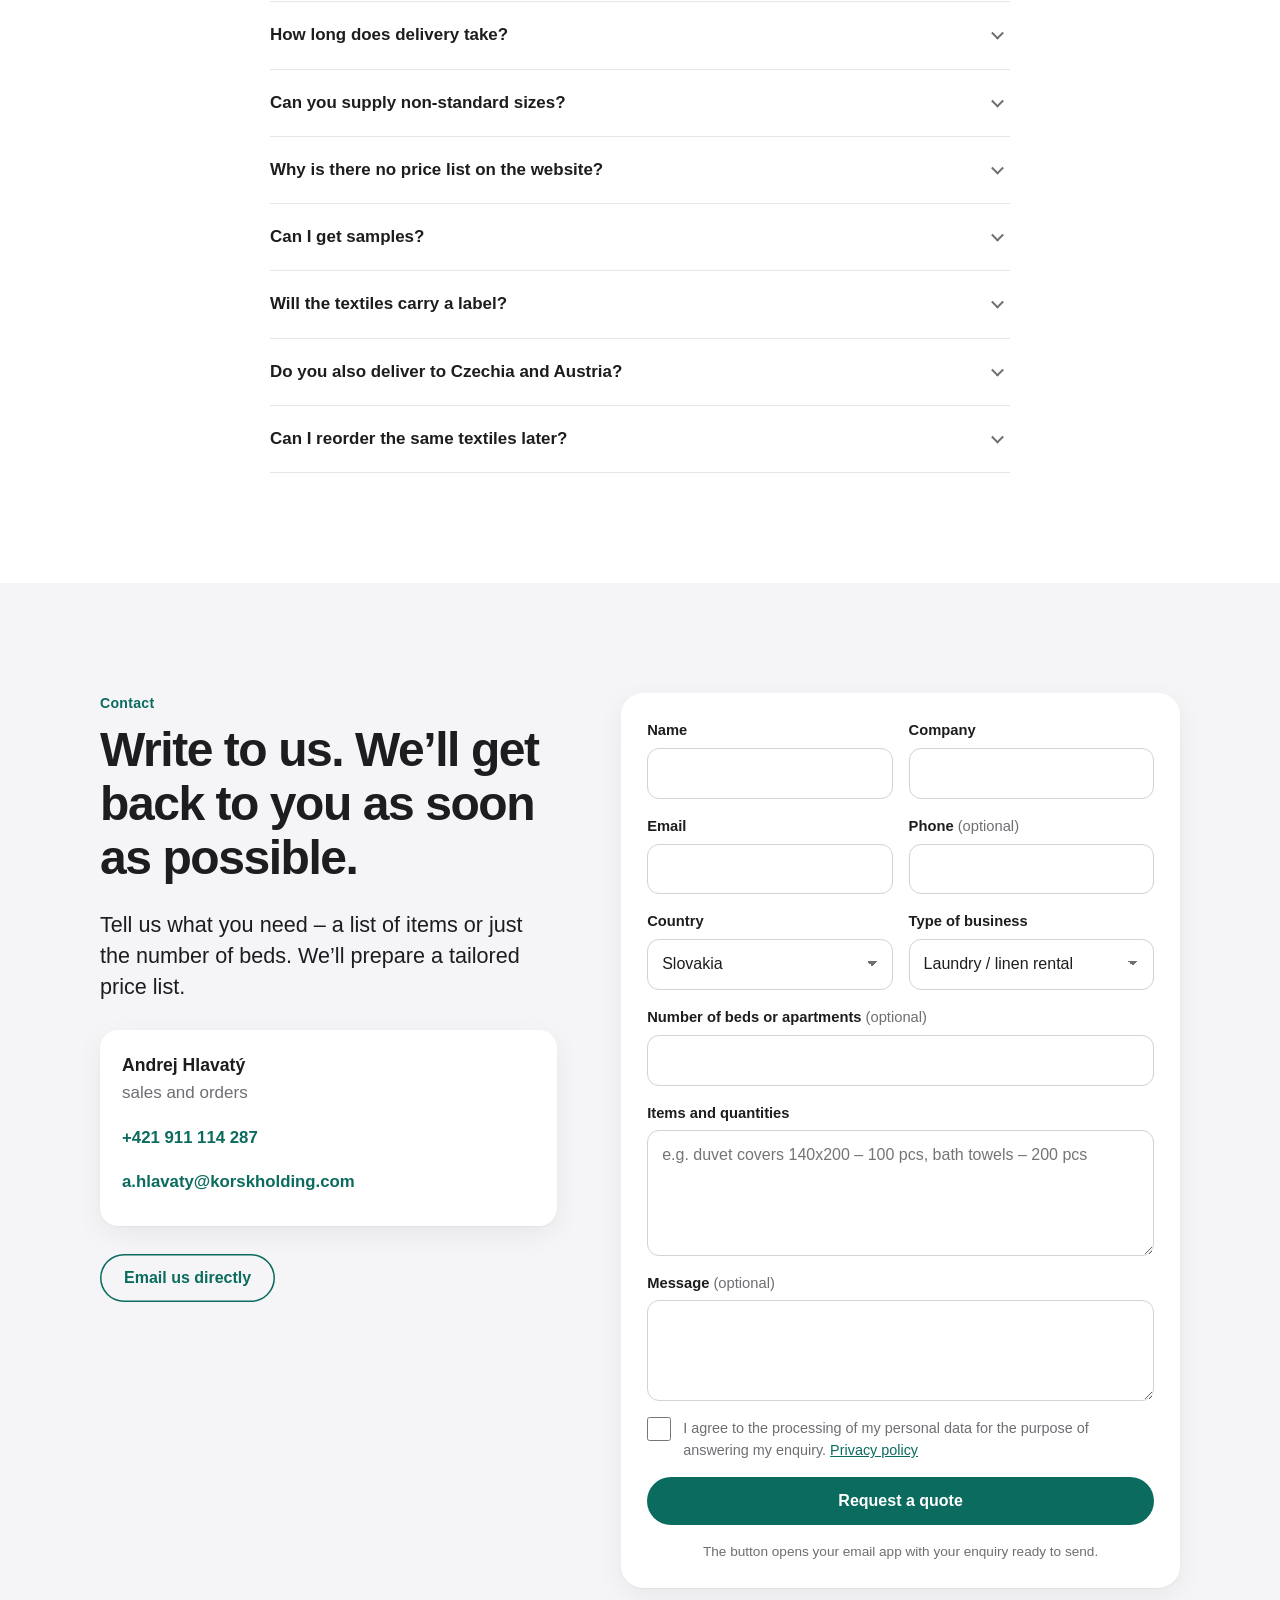
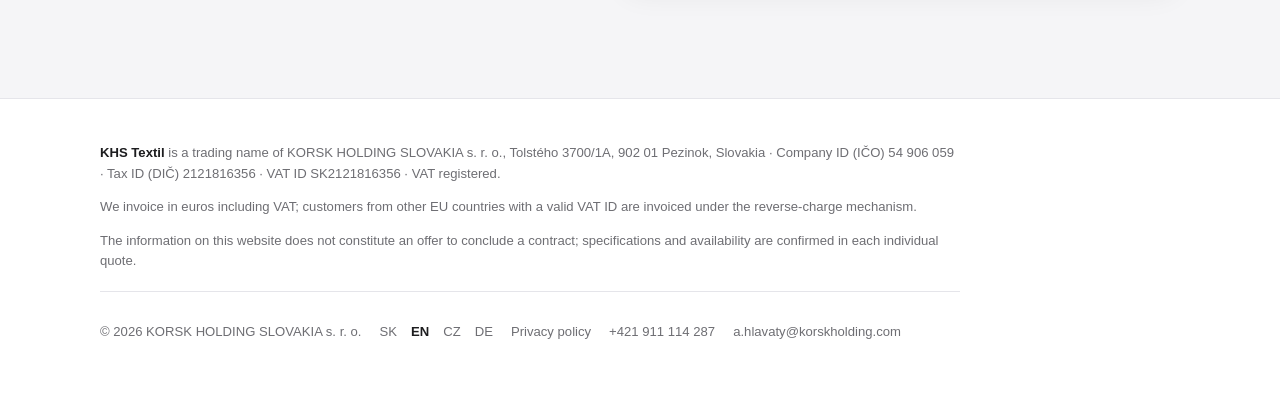
<file: en/index.html>
<!doctype html>
<html lang="en">
<head>
<meta charset="utf-8">
<meta name="viewport" content="width=device-width, initial-scale=1, viewport-fit=cover">
<title>KHS Textil – hotel textiles for laundries and apartments | Slovakia</title>
<link rel="canonical" href="https://khstextil.sk/en/">
<link rel="alternate" hreflang="sk" href="https://khstextil.sk/">
<link rel="alternate" hreflang="en" href="https://khstextil.sk/en/">
<link rel="alternate" hreflang="cs" href="https://khstextil.sk/cz/">
<link rel="alternate" hreflang="de" href="https://khstextil.sk/de/">
<link rel="alternate" hreflang="x-default" href="https://khstextil.sk/">
<meta name="description" content="KHS Textil – bed linen, terry, fillings and mattresses for laundries, linen rental services and apartments in SK, CZ and AT. Unlabelled or with our label.">
<meta name="theme-color" content="#ffffff">
<link rel="icon" href="../favicon.svg" type="image/svg+xml">
<link rel="apple-touch-icon" href="../favicon.svg">
<meta property="og:type" content="website">
<meta property="og:locale" content="en_GB">
<meta property="og:locale:alternate" content="sk_SK">
<meta property="og:locale:alternate" content="cs_CZ">
<meta property="og:locale:alternate" content="de_AT">
<meta property="og:url" content="https://khstextil.sk/en/">
<meta property="og:site_name" content="KHS Textil">
<meta property="og:title" content="KHS Textil – hotel textiles for laundries and apartments | Slovakia">
<meta property="og:description" content="KHS Textil – bed linen, terry, fillings and mattresses for laundries, linen rental services and apartments in SK, CZ and AT. Unlabelled or with our label.">
<meta property="og:image" content="https://khstextil.sk/img/postel_prusok.jpg">
<link rel="stylesheet" href="../style.css">
<script type="application/ld+json">{"@context": "https://schema.org", "@type": ["Organization", "LocalBusiness"], "@id": "https://khstextil.sk/#org", "name": "KHS Textil", "legalName": "KORSK HOLDING SLOVAKIA s. r. o.", "url": "https://khstextil.sk", "logo": "https://khstextil.sk/favicon.svg", "image": "https://khstextil.sk/img/postel_prusok.jpg", "email": "a.hlavaty@korskholding.com", "telephone": "+421 911 114 287", "vatID": "SK2121816356", "taxID": "2121816356", "address": {"@type": "PostalAddress", "streetAddress": "Tolstého 3700/1A", "postalCode": "902 01", "addressLocality": "Pezinok", "addressCountry": "SK"}, "areaServed": ["SK", "CZ", "AT"]}</script>
</head>
<body>
<a class="skip" href="#obsah">Skip to content</a>
<header class="site-header">
  <div class="wrap bar">
    <a class="brand" href="#uvod" aria-label="KHS Textil – home"><span class="mono" aria-hidden="true">KHS</span><span>KHS Textil</span></a>
    <nav id="nav" class="nav" aria-label="Main menu">
      <div class="lang lang-m" role="group" aria-label="Language"><a href="../index.html" hreflang="sk" lang="sk">SK</a><a href="../en/index.html" hreflang="en" lang="en" aria-current="page">EN</a><a href="../cz/index.html" hreflang="cs" lang="cs">CZ</a><a href="../de/index.html" hreflang="de" lang="de">DE</a></div>
      <a href="#o-nas">About us</a><a href="#pre-koho">Who it’s for</a><a href="#sortiment">Products</a><a href="#kvalita">Quality</a><a href="#spolupraca">How it works</a><a href="#preco-my">Why us</a><a href="#otazky">FAQ</a><a href="#kontakt">Contact</a>
    </nav>
    <div class="lang lang-d" role="group" aria-label="Language"><a href="../index.html" hreflang="sk" lang="sk">SK</a><a href="../en/index.html" hreflang="en" lang="en" aria-current="page">EN</a><a href="../cz/index.html" hreflang="cs" lang="cs">CZ</a><a href="../de/index.html" hreflang="de" lang="de">DE</a></div>
    <a class="btn btn-sm" href="#kontakt">Request a quote</a>
    <button class="menu-btn" type="button" aria-label="Menu" aria-expanded="false" aria-controls="nav"><span></span><span></span></button>
  </div>
</header>

<main id="obsah">
<section id="uvod" class="hero">
  <div class="wrap hero-grid">
    <div class="hero-text">
      <h1><span class="eyebrow h1-eyebrow">KHS Textil · hotel textiles for SK · CZ · AT</span>Hotel textiles.<br>Hassle-free.</h1>
      <p class="lead">For laundries, linen rental services, and managers of apartments and short-term rentals in Slovakia, Czechia and Austria.</p>
      <p class="sub">Bed linen, terry towels, duvets, pillows and mattresses – from several long-established European manufacturers, through a single contact.</p>
      <div class="cta"><a class="btn" href="#kontakt">Request a quote</a><a class="btn btn-ghost" href="#sortiment">View products</a></div>
    </div>
    <div class="hero-img"><picture><source srcset="../img/postel_biela.webp" type="image/webp"><img src="../img/postel_biela.jpg" alt="White hotel bed linen on a bed" width="675" height="663" loading="eager" fetchpriority="high" decoding="async"></picture></div>
  </div>
  <div class="wrap">
    <ul class="benefits">
      <li><strong>Several manufacturers, one partner</strong><span>Agreed volumes, better prices and lead times.</span></li>
      <li><strong>Whenever you need</strong><span>Regular or one-off, all year round.</span></li>
      <li><strong>Made to measure</strong><span>Standard and non-standard sizes and finishes.</span></li>
      <li><strong>Free order plan</strong><span>When and how much to order.</span></li>
    </ul>
  </div>
</section>

<section id="o-nas" class="section">
  <div class="wrap narrow">
    <p class="eyebrow">About us</p>
    <h2>Several manufacturers. One partner.</h2>
    <p class="lead">KHS Textil is a trading name of KORSK HOLDING SLOVAKIA s. r. o., based in Pezinok, Slovakia, and run by Andrej Hlavatý.</p>
    <p>We are not a manufacturer. We work with several long-established European manufacturers and, for every order, choose the one best placed to handle it – in quality, price and lead time.</p>
    <p>Thanks to volumes agreed with several manufacturers, we achieve better prices and a more reliable delivery schedule. That is why we can be more efficient than ordering directly from a single textile mill.</p>
    <p>You have one contact, one Slovak invoice and communication in Slovak, Czech, German or English. You don’t pay for warehousing or for stock you don’t need.</p>
  </div>
  <div class="wrap">
    <div class="cards three">
      <article class="card"><span class="num">01</span><h3>Selection</h3><p>For each item, we choose the manufacturer based on quality, price and lead time.</p></article>
      <article class="card"><span class="num">02</span><h3>Checks</h3><p>We confirm the specifications in our quote; once priced, we send samples on request.</p></article>
      <article class="card"><span class="num">03</span><h3>Service</h3><p>We’re with you from the first enquiry right through to any claim.</p></article>
    </div>
  </div>
</section>

<section id="pre-koho" class="section alt">
  <div class="wrap">
    <div class="head"><p class="eyebrow">Who it’s for</p><h2>For those who change linen every day.</h2></div>
    <div class="cards two">
      <article class="card media"><picture><source srcset="../img/plachty_stoh.webp" type="image/webp"><img src="../img/plachty_stoh.jpg" alt="Stack of folded white sheets" width="1200" height="900" loading="lazy" decoding="async"></picture><div class="card-body"><h3>Laundries and linen rental services</h3><p>Linen and terry that you wash, rent out and top up continuously. New pieces match those already in circulation, so your clients get one consistent standard.</p></div></article>
      <article class="card media"><picture><source srcset="../img/vankuse_prusok.webp" type="image/webp"><img src="../img/vankuse_prusok.jpg" alt="White pillows with a fine woven stripe" width="1200" height="900" loading="lazy" decoding="async"></picture><div class="card-body"><h3>Apartments and short-term rentals</h3><p>One white set for all your apartments on Airbnb or Booking. A neat look in your photos and at every arrival – and pieces are easy to swap between apartments.</p></div></article>
    </div>
    <p class="note center">We operate in Slovakia, Czechia and Austria.</p>
  </div>
</section>

<section id="sortiment" class="section">
  <div class="wrap">
    <div class="head"><p class="eyebrow">Products</p><h2>Complete hotel textiles. From one source.</h2><p class="lead">All items in all standard hotel sizes – white, plain or with a woven stripe.</p></div>
    <div class="gallery">
      <figure><picture><source srcset="../img/postel_prusok.webp" type="image/webp"><img src="../img/postel_prusok.jpg" alt="Bed with white hotel bed linen with a woven stripe" width="752" height="800" loading="lazy" decoding="async"></picture></figure>
      <figure><picture><source srcset="../img/paplon_vankuse.webp" type="image/webp"><img src="../img/paplon_vankuse.jpg" alt="White quilted duvet and pillows" width="1200" height="900" loading="lazy" decoding="async"></picture></figure>
    </div>
    <div class="cards cats">
      <article class="card cat"><div class="cat-img"><picture><source srcset="../img/plachty_stoh.webp" type="image/webp"><img src="../img/plachty_stoh.jpg" alt="Stack of folded white sheets" width="1200" height="900" loading="lazy" decoding="async"></picture></div><h3>Bed linen</h3><ul><li>Duvet covers</li><li>Pillowcases</li><li>Flat sheets</li><li>Fitted sheets</li></ul></article>
      <article class="card cat"><div class="cat-img duo"><picture><source srcset="../img/vypln_vankus.webp" type="image/webp"><img src="../img/vypln_vankus.jpg" alt="White quilted pillow" width="600" height="900" loading="lazy" decoding="async"></picture><picture><source srcset="../img/vypln_chranic.webp" type="image/webp"><img src="../img/vypln_chranic.jpg" alt="Quilted mattress protector with the KHS Textil label" width="600" height="900" loading="lazy" decoding="async"></picture></div><h3>Bedding and mattress protection</h3><ul><li>Duvets</li><li>Pillows and pillow inserts</li><li>Mattress protectors (including waterproof)</li><li>Mattress toppers</li><li>Mattresses</li></ul></article>
      <article class="card cat"><div class="cat-img duo"><picture><source srcset="../img/kupelna_uterak.webp" type="image/webp"><img src="../img/kupelna_uterak.jpg" alt="White terry towel with the KHS Textil label" width="600" height="900" loading="lazy" decoding="async"></picture><picture><source srcset="../img/kupelna_zupan.webp" type="image/webp"><img src="../img/kupelna_zupan.jpg" alt="White terry bathrobe with a shawl collar" width="600" height="900" loading="lazy" decoding="async"></picture></div><h3>Bathroom and wellness</h3><ul><li>Hand and bath towels (including small face towels)</li><li>Bath mats</li><li>Bathrobes</li><li>Hotel slippers</li><li>Wellness and sauna sheets</li></ul></article>
      <article class="card"><h3>Restaurants and events</h3><ul><li>Tablecloths, table runners and table underlays</li><li>Napkins</li><li>Polishing cloths for glass and porcelain</li><li>Stretch covers for chairs and cocktail tables</li></ul></article>
      <article class="card accent"><h3>Custom production</h3><p>Non-standard sizes, other weights, stripes or finishes – we have them made to measure. Send us what you need.</p><a class="link" href="#kontakt">Send an enquiry →</a></article>
    </div>
    <p class="note center">Looking for something not listed here? <a href="#kontakt">Write to us</a> – we’ll check with our manufacturers.</p>
  </div>
</section>

<section id="kvalita" class="section alt">
  <div class="wrap split">
    <div>
      <p class="eyebrow">Quality and materials</p>
      <h2>Textiles built for constant use.</h2>
      <p class="lead">Hotel textiles are washed often and in large volumes. That is why we check the material, density, weight and finishing of every item.</p>
      <div class="split-img"><picture><source srcset="../img/plachty_detail.webp" type="image/webp"><img src="../img/plachty_detail.jpg" alt="Close-up of a white hotel sheet" width="1200" height="900" loading="lazy" decoding="async"></picture></div>
    </div>
    <div>
      <dl class="specs">
        <div><dt>Economy – plain weave 140 TC</dt><dd>100% cotton, 160 g/m², sanforized. A reliable choice for everyday use.</dd></div>
        <div><dt>Lux – damask 250 TC</dt><dd>100% cotton, mercerized and sanforized. Smoother surface and a subtle sheen, plain or with a 4, 10 or 20 mm stripe.</dd></div>
        <div><dt>Lux stripe – damask 250 TC</dt><dd>80% cotton / 20% polyester, 10 mm stripe. A cotton feel with greater strength.</dd></div>
        <div><dt>Terry</dt><dd>100% combed cotton, double low loops, 450 / 500 / 550 g/m². Higher weight = denser, more absorbent towel.</dd></div>
        <div><dt>Fillings</dt><dd>Microfibre cover, filled with hollow siliconised polyester fibre or fibre balls. Easy to wash and quick to dry.</dd></div>
      </dl>
      <details class="glossary">
        <summary>Short glossary</summary>
        <dl>
          <dt>TC (thread count)</dt><dd>Number of threads per square inch. Higher number = denser, smoother fabric.</dd>
          <dt>Sanforization</dt><dd>A finish that limits shrinkage after washing. Linen keeps its size.</dd>
          <dt>Mercerization</dt><dd>A cotton treatment for greater strength and a subtle sheen.</dd>
          <dt>Damask / sateen</dt><dd>A weave with a smooth, lustrous surface; typical of hotel stripes.</dd>
          <dt>Weight (g/m²)</dt><dd>Fabric weight; for terry it indicates density and absorbency.</dd>
        </dl>
      </details>
      <p class="note">We confirm the exact specifications of every item in our quote.</p>
      <details class="glossary">
        <summary>Care – simple rules for a longer life</summary>
        <ul class="ticks">
          <li>Wash new textiles before first use.</li>
          <li>Wash white linen separately from coloured items.</li>
          <li>Don’t overload the washer or dryer – textiles come out cleaner and crease less.</li>
          <li>Dose detergent according to water hardness; use bleach sparingly.</li>
          <li>Don’t iron terry, and don’t use fabric softener with every wash – it reduces absorbency.</li>
          <li>Choose the temperature and method according to the material composition; we’ll send recommendations for specific items with our quote.</li>
        </ul>
      </details>
    </div>
  </div>
</section>

<section id="spolupraca" class="section">
  <div class="wrap">
    <div class="head"><p class="eyebrow">How it works</p><h2>Five steps. No surprises.</h2></div>
    <ol class="steps">
      <li><h3>Enquiry</h3><p>Send us a list of items and quantities – or just the number of beds or apartments.</p></li>
      <li><h3>Tailored price list</h3><p>We price your enquiry and confirm availability and the delivery date.</p></li>
      <li><h3>Samples on request</h3><p>Once priced, we send you samples of selected items.</p></li>
      <li><h3>Order</h3><p>Once you approve the quote, we issue an advance invoice and place the production order.</p></li>
      <li><h3>Tracked delivery</h3><p>We keep you updated on your order, and you can track the shipment.</p></li>
    </ol>
    <p class="note center">After that, you simply reorder – the same models all year round. Delivery times are indicative; we confirm the exact date with each order.</p>
    <div class="plan">
      <div><p class="eyebrow">Free</p><h3>Order plan</h3></div>
      <p>Send us your number of beds, average occupancy and how much linen wears out or goes missing over a period. We’ll suggest when and how much to order and recommend how many sets to keep in circulation – no shortages and no unnecessary stock. No obligation.</p>
      <a class="btn" href="#kontakt">Get my order plan</a>
    </div>
  </div>
</section>

<section id="preco-my" class="section alt">
  <div class="wrap">
    <div class="head"><p class="eyebrow">Why KHS Textil</p><h2>Better terms. Less hassle.</h2></div>
    <div class="cards grid4">
      <article class="card"><h3>Several manufacturers, better terms</h3><p>We work with several long-established manufacturers. Agreed volumes bring better prices and more reliable lead times than going directly to a single factory.</p></article>
      <article class="card"><h3>Any time of year</h3><p>Orders as and when you need them, regular or one-off.</p></article>
      <article class="card"><h3>Short lead times</h3><p>Delivery usually within 2–3 weeks of order confirmation.</p></article>
      <article class="card"><h3>Partial deliveries</h3><p>For larger orders, we ship available items first and the rest after production.</p></article>
      <article class="card"><h3>Made to measure</h3><p>Standard hotel sizes as well as custom production.</p></article>
      <article class="card"><h3>Without a label or with our label</h3><p>Whichever suits you.</p></article>
      <article class="card"><h3>Tailored price list</h3><p>Prices valid for an agreed period, so you can plan textile costs ahead.</p></article>
      <article class="card"><h3>One contact</h3><p>From quote to claims, in Slovak, Czech, German or English.</p></article>
    </div>
    <div class="compare">
      <h3>Hotel vs. regular retail textiles</h3>
      <p>Regular textiles are made for occasional washing, and their quality, weight or density are often not stated. Hotel textiles are built for frequent and industrial washing – and you can get the same models a year later.</p>
    </div>
  </div>
</section>

<section id="otazky" class="section">
  <div class="wrap narrow">
    <div class="head"><p class="eyebrow">FAQ</p><h2>Frequently asked questions</h2></div>
    <div class="faq">
      <details><summary>Do you make the textiles yourselves?</summary><p>No. We are a trading company working with several long-established European manufacturers. We take care of choosing the manufacturer, checking the specifications, ordering and delivery.</p></details>
      <details><summary>Why not buy directly from a manufacturer?</summary><p>A single factory has one product range and one schedule. We combine several manufacturers and agreed volumes – so we can offer better prices, lead times and the full range at once.</p></details>
      <details><summary>Is there a minimum order quantity?</summary><p>You order as you need, regularly or one-off. We confirm the terms for specific items in our quote.</p></details>
      <details><summary>How long does delivery take?</summary><p>Usually 2–3 weeks from order confirmation and payment of the advance invoice. We confirm the exact date with each order.</p></details>
      <details><summary>Can you supply non-standard sizes?</summary><p>Yes – besides standard hotel sizes, we also have items made to measure.</p></details>
      <details><summary>Why is there no price list on the website?</summary><p>Prices depend on the range, quality and quantities. We’ll prepare a tailored price list for you, with prices valid for an agreed period.</p></details>
      <details><summary>Can I get samples?</summary><p>Yes – once we’ve priced your enquiry, we’ll send you samples of selected items.</p></details>
      <details><summary>Will the textiles carry a label?</summary><p>We supply them without a label or with our KHS Textil label.</p></details>
      <details><summary>Do you also deliver to Czechia and Austria?</summary><p>Yes. Customers from other EU countries with a valid VAT ID are invoiced under the reverse-charge mechanism.</p></details>
      <details><summary>Can I reorder the same textiles later?</summary><p>Yes, with repeat orders we supply the same models.</p></details>
    </div>
  </div>
</section>

<section id="kontakt" class="section alt">
  <div class="wrap contact">
    <div class="contact-info">
      <p class="eyebrow">Contact</p>
      <h2>Write to us. We’ll get back to you as soon as possible.</h2>
      <p class="lead">Tell us what you need – a list of items or just the number of beds. We’ll prepare a tailored price list.</p>
      <div class="person">
        <p class="pname">Andrej Hlavatý</p><p class="prole">sales and orders</p>
        <a class="clink" href="tel:+421911114287">+421 911 114 287</a>
        <a class="clink" href="mailto:a.hlavaty@korskholding.com">a.hlavaty@korskholding.com</a>
      </div>
      <a class="btn btn-ghost" href="mailto:a.hlavaty@korskholding.com?subject=Enquiry%20%E2%80%93%20KHS%20Textil&amp;body=Hello%2C%0A%0AI%20would%20like%20to%20request%20a%20quote.%0A%0AName%3A%0ACompany%3A%0AType%20of%20business%20%28laundry%20%2F%20linen%20rental%20%2F%20apartments%20%2F%20other%29%3A%0ACountry%3A%0ANumber%20of%20beds%20or%20apartments%3A%0A%0AItems%20and%20quantities%3A%0A-%20%0A-%20%0A%0AThank%20you.">Email us directly</a>
    </div>
    <form id="dopyt" class="form card" novalidate>
      <div class="row2">
        <label><span class="lbl">Name</span><input name="meno" autocomplete="name" required></label>
        <label><span class="lbl">Company</span><input name="firma" autocomplete="organization" required></label>
      </div>
      <div class="row2">
        <label><span class="lbl">Email</span><input name="email" type="email" autocomplete="email" inputmode="email" required></label>
        <label><span class="lbl">Phone <span class="opt">(optional)</span></span><input name="telefon" type="tel" autocomplete="tel" inputmode="tel"></label>
      </div>
      <div class="row2">
        <label><span class="lbl">Country</span><select name="krajina"><option>Slovakia</option><option>Czechia</option><option>Austria</option><option>Other</option></select></label>
        <label><span class="lbl">Type of business</span><select name="typ"><option>Laundry / linen rental</option><option>Apartments / short-term rental</option><option>Other</option></select></label>
      </div>
      <label><span class="lbl">Number of beds or apartments <span class="opt">(optional)</span></span><input name="luzka" inputmode="numeric"></label>
      <label><span class="lbl">Items and quantities</span><textarea name="polozky" rows="4" placeholder="e.g. duvet covers 140x200 – 100 pcs, bath towels – 200 pcs"></textarea></label>
      <label><span class="lbl">Message <span class="opt">(optional)</span></span><textarea name="sprava" rows="3"></textarea></label>
      <label class="check"><input type="checkbox" name="suhlas" required><span>I agree to the processing of my personal data for the purpose of answering my enquiry. <a href="privacy.html">Privacy policy</a></span></label>
      <button class="btn btn-full" type="submit">Request a quote</button>
      <p class="form-hint" id="form-status" role="status">The button opens your email app with your enquiry ready to send.</p>
    </form>
  </div>
</section>
</main>

<footer class="footer">
  <div class="wrap">
    <p><strong>KHS Textil</strong> is a trading name of KORSK HOLDING SLOVAKIA s. r. o., Tolstého 3700/1A, 902 01 Pezinok, Slovakia · Company ID (IČO) 54 906 059 · Tax ID (DIČ) 2121816356 · VAT ID SK2121816356 · VAT registered.</p>
    <p>We invoice in euros including VAT; customers from other EU countries with a valid VAT ID are invoiced under the reverse-charge mechanism.</p>
    <p>The information on this website does not constitute an offer to conclude a contract; specifications and availability are confirmed in each individual quote.</p>
    <p class="fbottom"><span>© 2026 KORSK HOLDING SLOVAKIA s. r. o.</span><span class="lang-f"><a href="../index.html" hreflang="sk" lang="sk">SK</a><a href="../en/index.html" hreflang="en" lang="en" aria-current="page">EN</a><a href="../cz/index.html" hreflang="cs" lang="cs">CZ</a><a href="../de/index.html" hreflang="de" lang="de">DE</a></span><a href="privacy.html">Privacy policy</a><a href="tel:+421911114287">+421 911 114 287</a><a href="mailto:a.hlavaty@korskholding.com">a.hlavaty@korskholding.com</a></p>
  </div>
</footer>
<script src="../script.js" defer></script>
</body>
</html>
</file>
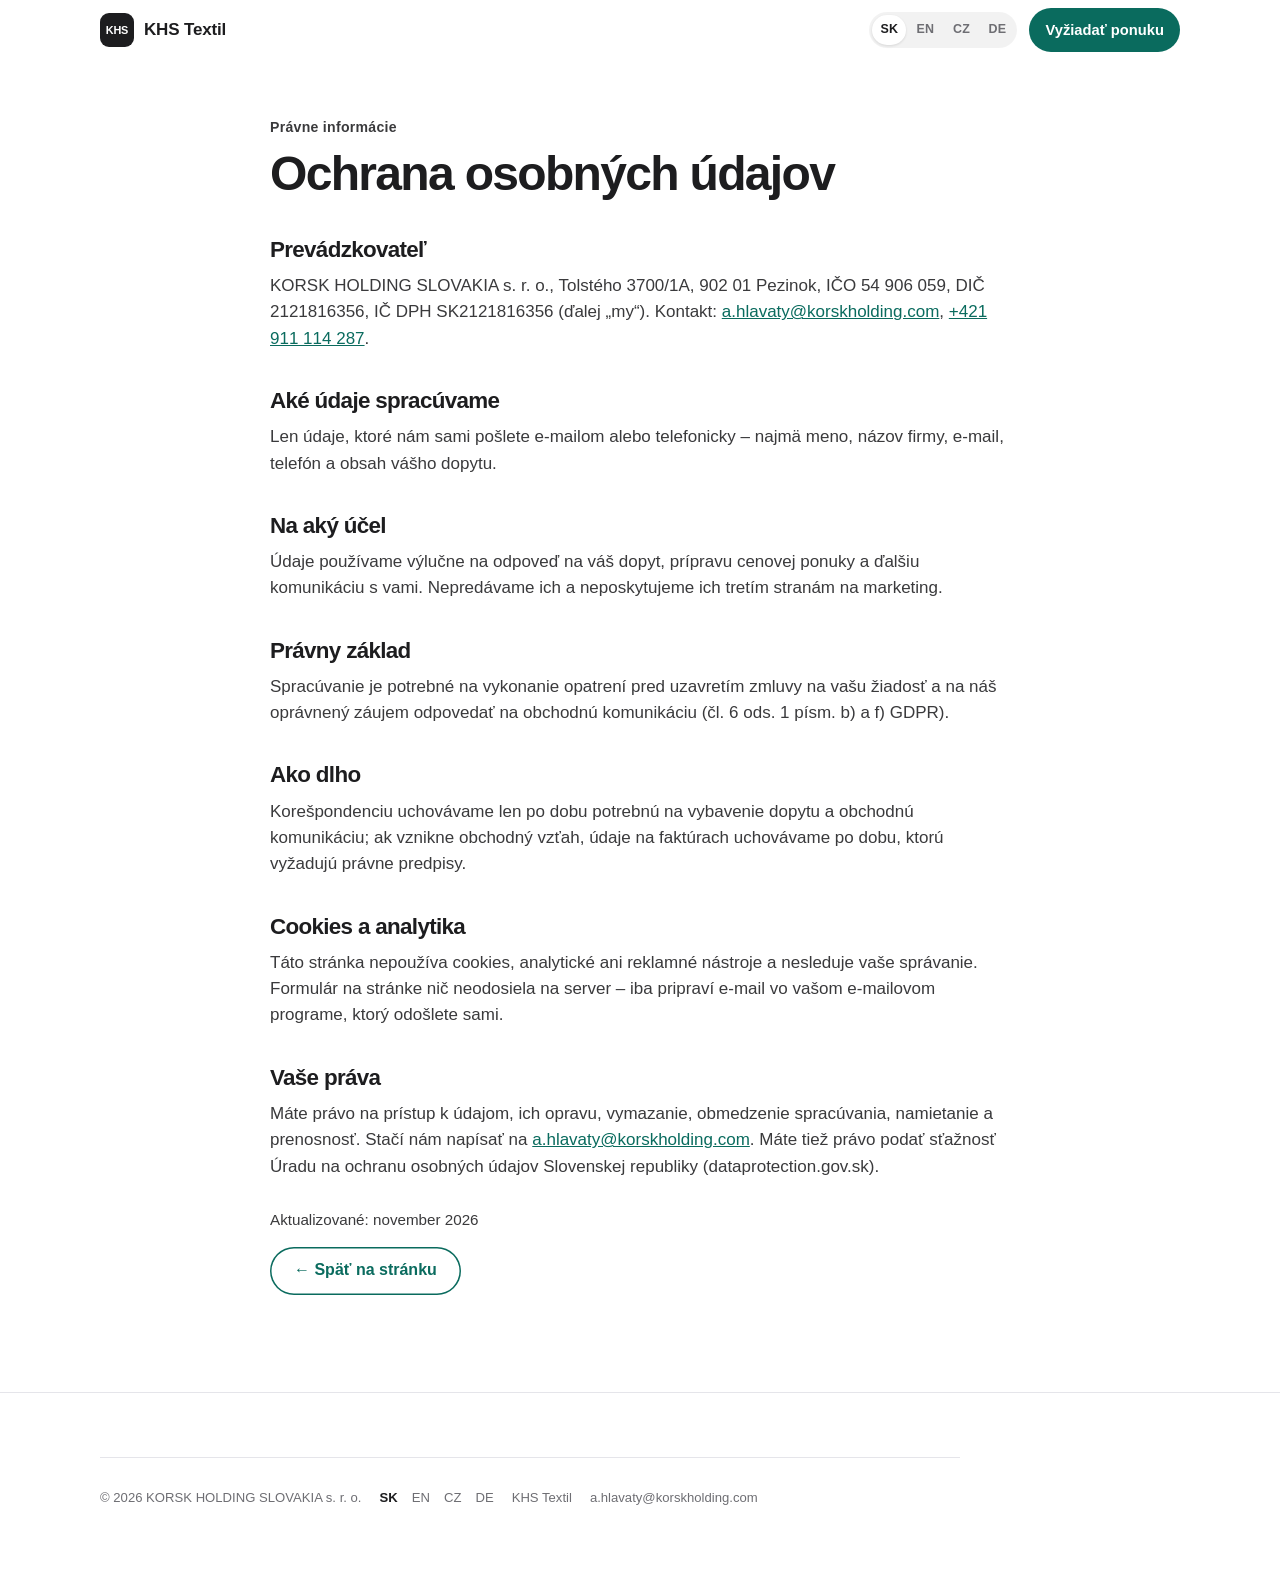
<file: privacy.html>
<!doctype html>
<html lang="sk">
<head>
<meta charset="utf-8">
<meta name="viewport" content="width=device-width, initial-scale=1, viewport-fit=cover">
<title>Ochrana osobných údajov – KHS Textil</title>
<meta name="description" content="Ako KORSK HOLDING SLOVAKIA s. r. o. (KHS Textil) spracúva osobné údaje z dopytov.">
<meta name="robots" content="noindex">
<link rel="canonical" href="https://khstextil.sk/privacy.html">
<link rel="alternate" hreflang="sk" href="https://khstextil.sk/privacy.html">
<link rel="alternate" hreflang="en" href="https://khstextil.sk/en/privacy.html">
<link rel="alternate" hreflang="cs" href="https://khstextil.sk/cz/privacy.html">
<link rel="alternate" hreflang="de" href="https://khstextil.sk/de/privacy.html">
<link rel="alternate" hreflang="x-default" href="https://khstextil.sk/privacy.html">
<link rel="icon" href="favicon.svg" type="image/svg+xml">
<link rel="stylesheet" href="style.css">
</head>
<body>
<header class="site-header">
  <div class="wrap bar">
    <a class="brand" href="index.html"><span class="mono" aria-hidden="true">KHS</span><span>KHS Textil</span></a>
    <div class="lang lang-d" role="group" aria-label="Jazyk"><a href="privacy.html" hreflang="sk" lang="sk" aria-current="page">SK</a><a href="en/privacy.html" hreflang="en" lang="en">EN</a><a href="cz/privacy.html" hreflang="cs" lang="cs">CZ</a><a href="de/privacy.html" hreflang="de" lang="de">DE</a></div>
    <a class="btn btn-sm" href="index.html#kontakt">Vyžiadať ponuku</a>
  </div>
</header>
<main class="doc">
  <div class="wrap narrow">
    <p class="eyebrow">Právne informácie</p>
    <h1 class="doc-h1">Ochrana osobných údajov</h1>
    <h2>Prevádzkovateľ</h2>
    <p>KORSK HOLDING SLOVAKIA s. r. o., Tolstého 3700/1A, 902 01 Pezinok, IČO 54 906 059, DIČ 2121816356, IČ DPH SK2121816356 (ďalej „my“). Kontakt: <a href="mailto:a.hlavaty@korskholding.com">a.hlavaty@korskholding.com</a>, <a href="tel:+421911114287">+421 911 114 287</a>.</p>
    <h2>Aké údaje spracúvame</h2>
    <p>Len údaje, ktoré nám sami pošlete e-mailom alebo telefonicky – najmä meno, názov firmy, e-mail, telefón a obsah vášho dopytu.</p>
    <h2>Na aký účel</h2>
    <p>Údaje používame výlučne na odpoveď na váš dopyt, prípravu cenovej ponuky a ďalšiu komunikáciu s vami. Nepredávame ich a neposkytujeme ich tretím stranám na marketing.</p>
    <h2>Právny základ</h2>
    <p>Spracúvanie je potrebné na vykonanie opatrení pred uzavretím zmluvy na vašu žiadosť a na náš oprávnený záujem odpovedať na obchodnú komunikáciu (čl. 6 ods. 1 písm. b) a f) GDPR).</p>
    <h2>Ako dlho</h2>
    <p>Korešpondenciu uchovávame len po dobu potrebnú na vybavenie dopytu a obchodnú komunikáciu; ak vznikne obchodný vzťah, údaje na faktúrach uchovávame po dobu, ktorú vyžadujú právne predpisy.</p>
    <h2>Cookies a analytika</h2>
    <p>Táto stránka nepoužíva cookies, analytické ani reklamné nástroje a nesleduje vaše správanie. Formulár na stránke nič neodosiela na server – iba pripraví e-mail vo vašom e-mailovom programe, ktorý odošlete sami.</p>
    <h2>Vaše práva</h2>
    <p>Máte právo na prístup k údajom, ich opravu, vymazanie, obmedzenie spracúvania, namietanie a prenosnosť. Stačí nám napísať na <a href="mailto:a.hlavaty@korskholding.com">a.hlavaty@korskholding.com</a>. Máte tiež právo podať sťažnosť Úradu na ochranu osobných údajov Slovenskej republiky (dataprotection.gov.sk).</p>
    <p class="note">Aktualizované: november 2026</p>
    <p><a class="btn btn-ghost" href="index.html">← Späť na stránku</a></p>
  </div>
</main>
<footer class="footer"><div class="wrap"><p class="fbottom"><span>© 2026 KORSK HOLDING SLOVAKIA s. r. o.</span><span class="lang-f"><a href="privacy.html" hreflang="sk" lang="sk" aria-current="page">SK</a><a href="en/privacy.html" hreflang="en" lang="en">EN</a><a href="cz/privacy.html" hreflang="cs" lang="cs">CZ</a><a href="de/privacy.html" hreflang="de" lang="de">DE</a></span><a href="index.html">KHS Textil</a><a href="mailto:a.hlavaty@korskholding.com">a.hlavaty@korskholding.com</a></p></div></footer>
</body>
</html>
</file>
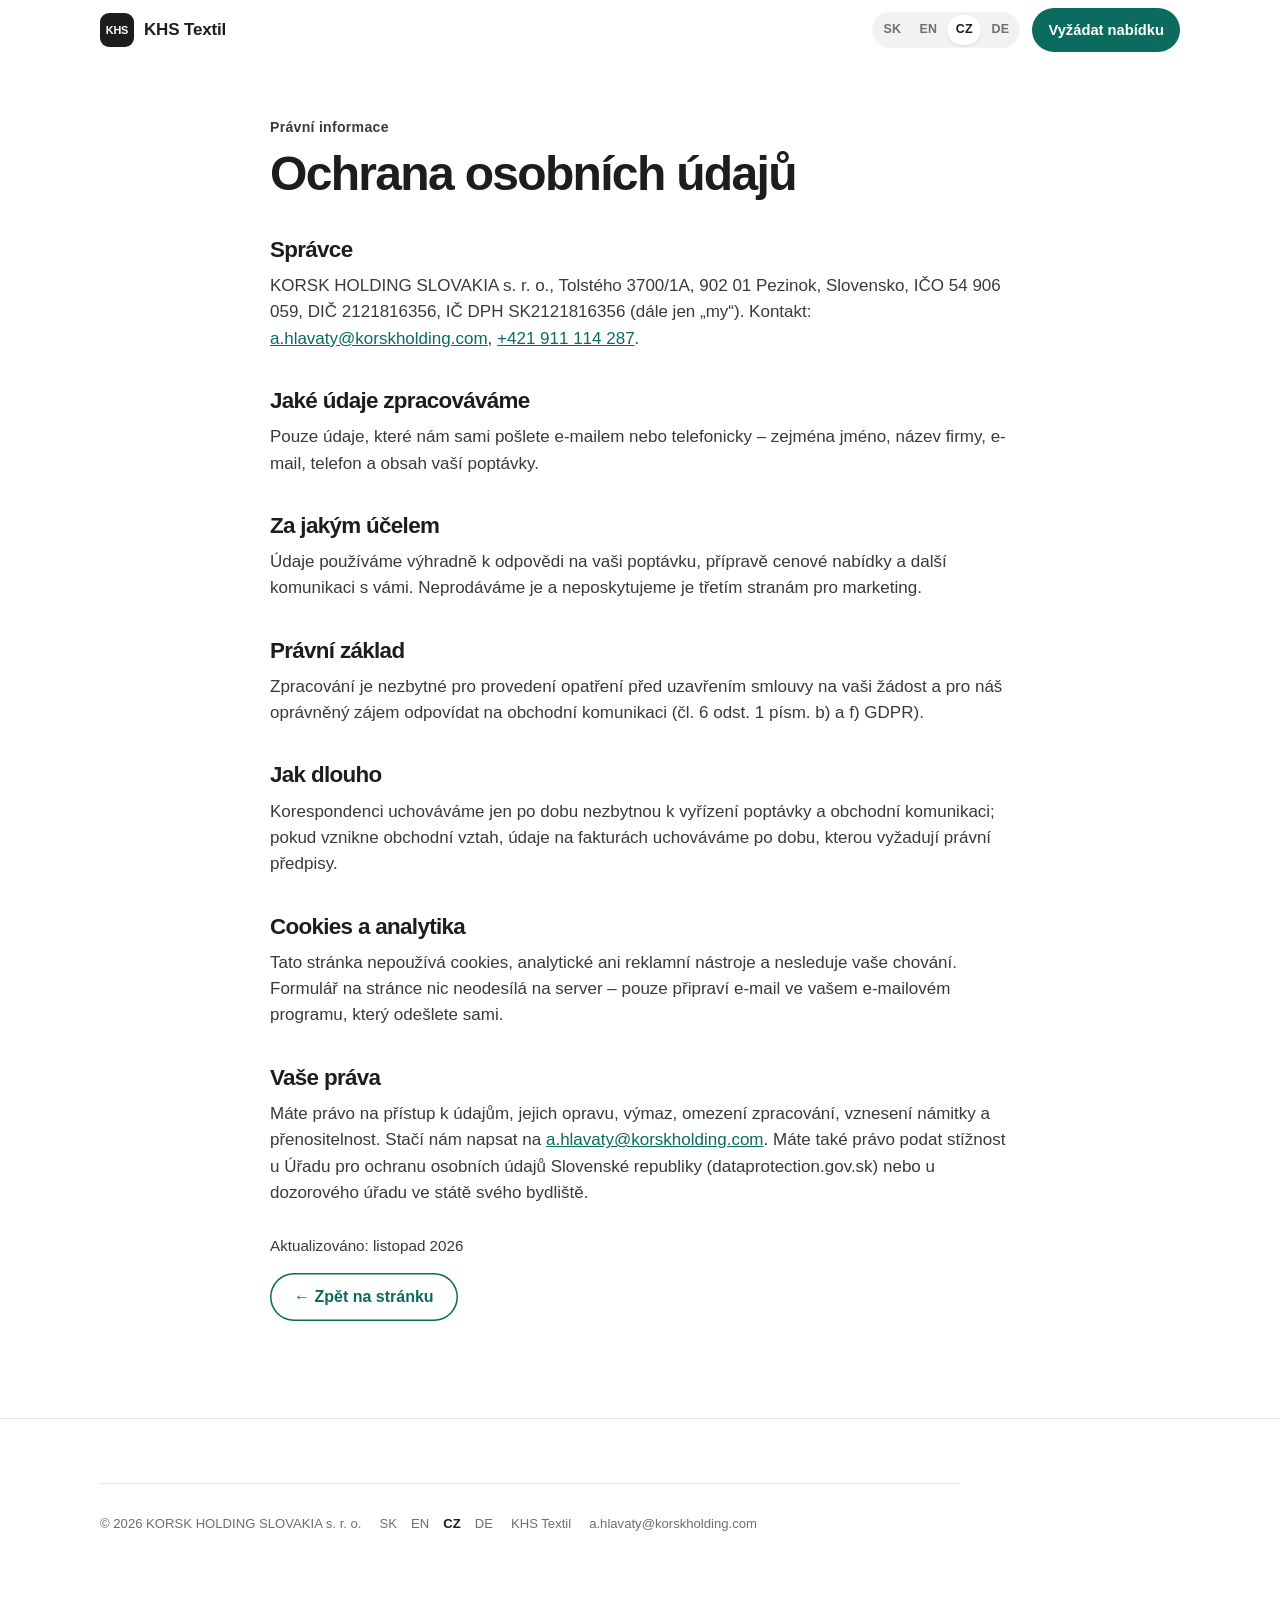
<file: cz/privacy.html>
<!doctype html>
<html lang="cs">
<head>
<meta charset="utf-8">
<meta name="viewport" content="width=device-width, initial-scale=1, viewport-fit=cover">
<title>Ochrana osobních údajů – KHS Textil</title>
<meta name="description" content="Jak KORSK HOLDING SLOVAKIA s. r. o. (KHS Textil) zpracovává osobní údaje z poptávek.">
<meta name="robots" content="noindex">
<link rel="canonical" href="https://khstextil.sk/cz/privacy.html">
<link rel="alternate" hreflang="sk" href="https://khstextil.sk/privacy.html">
<link rel="alternate" hreflang="en" href="https://khstextil.sk/en/privacy.html">
<link rel="alternate" hreflang="cs" href="https://khstextil.sk/cz/privacy.html">
<link rel="alternate" hreflang="de" href="https://khstextil.sk/de/privacy.html">
<link rel="alternate" hreflang="x-default" href="https://khstextil.sk/privacy.html">
<link rel="icon" href="../favicon.svg" type="image/svg+xml">
<link rel="stylesheet" href="../style.css">
</head>
<body>
<header class="site-header">
  <div class="wrap bar">
    <a class="brand" href="index.html"><span class="mono" aria-hidden="true">KHS</span><span>KHS Textil</span></a>
    <div class="lang lang-d" role="group" aria-label="Jazyk"><a href="../privacy.html" hreflang="sk" lang="sk">SK</a><a href="../en/privacy.html" hreflang="en" lang="en">EN</a><a href="../cz/privacy.html" hreflang="cs" lang="cs" aria-current="page">CZ</a><a href="../de/privacy.html" hreflang="de" lang="de">DE</a></div>
    <a class="btn btn-sm" href="index.html#kontakt">Vyžádat nabídku</a>
  </div>
</header>
<main class="doc">
  <div class="wrap narrow">
    <p class="eyebrow">Právní informace</p>
    <h1 class="doc-h1">Ochrana osobních údajů</h1>
    <h2>Správce</h2>
    <p>KORSK HOLDING SLOVAKIA s. r. o., Tolstého 3700/1A, 902 01 Pezinok, Slovensko, IČO 54 906 059, DIČ 2121816356, IČ DPH SK2121816356 (dále jen „my“). Kontakt: <a href="mailto:a.hlavaty@korskholding.com">a.hlavaty@korskholding.com</a>, <a href="tel:+421911114287">+421 911 114 287</a>.</p>
    <h2>Jaké údaje zpracováváme</h2>
    <p>Pouze údaje, které nám sami pošlete e-mailem nebo telefonicky – zejména jméno, název firmy, e-mail, telefon a obsah vaší poptávky.</p>
    <h2>Za jakým účelem</h2>
    <p>Údaje používáme výhradně k odpovědi na vaši poptávku, přípravě cenové nabídky a další komunikaci s vámi. Neprodáváme je a neposkytujeme je třetím stranám pro marketing.</p>
    <h2>Právní základ</h2>
    <p>Zpracování je nezbytné pro provedení opatření před uzavřením smlouvy na vaši žádost a pro náš oprávněný zájem odpovídat na obchodní komunikaci (čl. 6 odst. 1 písm. b) a f) GDPR).</p>
    <h2>Jak dlouho</h2>
    <p>Korespondenci uchováváme jen po dobu nezbytnou k vyřízení poptávky a obchodní komunikaci; pokud vznikne obchodní vztah, údaje na fakturách uchováváme po dobu, kterou vyžadují právní předpisy.</p>
    <h2>Cookies a analytika</h2>
    <p>Tato stránka nepoužívá cookies, analytické ani reklamní nástroje a nesleduje vaše chování. Formulář na stránce nic neodesílá na server – pouze připraví e-mail ve vašem e-mailovém programu, který odešlete sami.</p>
    <h2>Vaše práva</h2>
    <p>Máte právo na přístup k údajům, jejich opravu, výmaz, omezení zpracování, vznesení námitky a přenositelnost. Stačí nám napsat na <a href="mailto:a.hlavaty@korskholding.com">a.hlavaty@korskholding.com</a>. Máte také právo podat stížnost u Úřadu pro ochranu osobních údajů Slovenské republiky (dataprotection.gov.sk) nebo u dozorového úřadu ve státě svého bydliště.</p>
    <p class="note">Aktualizováno: listopad 2026</p>
    <p><a class="btn btn-ghost" href="index.html">← Zpět na stránku</a></p>
  </div>
</main>
<footer class="footer"><div class="wrap"><p class="fbottom"><span>© 2026 KORSK HOLDING SLOVAKIA s. r. o.</span><span class="lang-f"><a href="../privacy.html" hreflang="sk" lang="sk">SK</a><a href="../en/privacy.html" hreflang="en" lang="en">EN</a><a href="../cz/privacy.html" hreflang="cs" lang="cs" aria-current="page">CZ</a><a href="../de/privacy.html" hreflang="de" lang="de">DE</a></span><a href="index.html">KHS Textil</a><a href="mailto:a.hlavaty@korskholding.com">a.hlavaty@korskholding.com</a></p></div></footer>
</body>
</html>
</file>
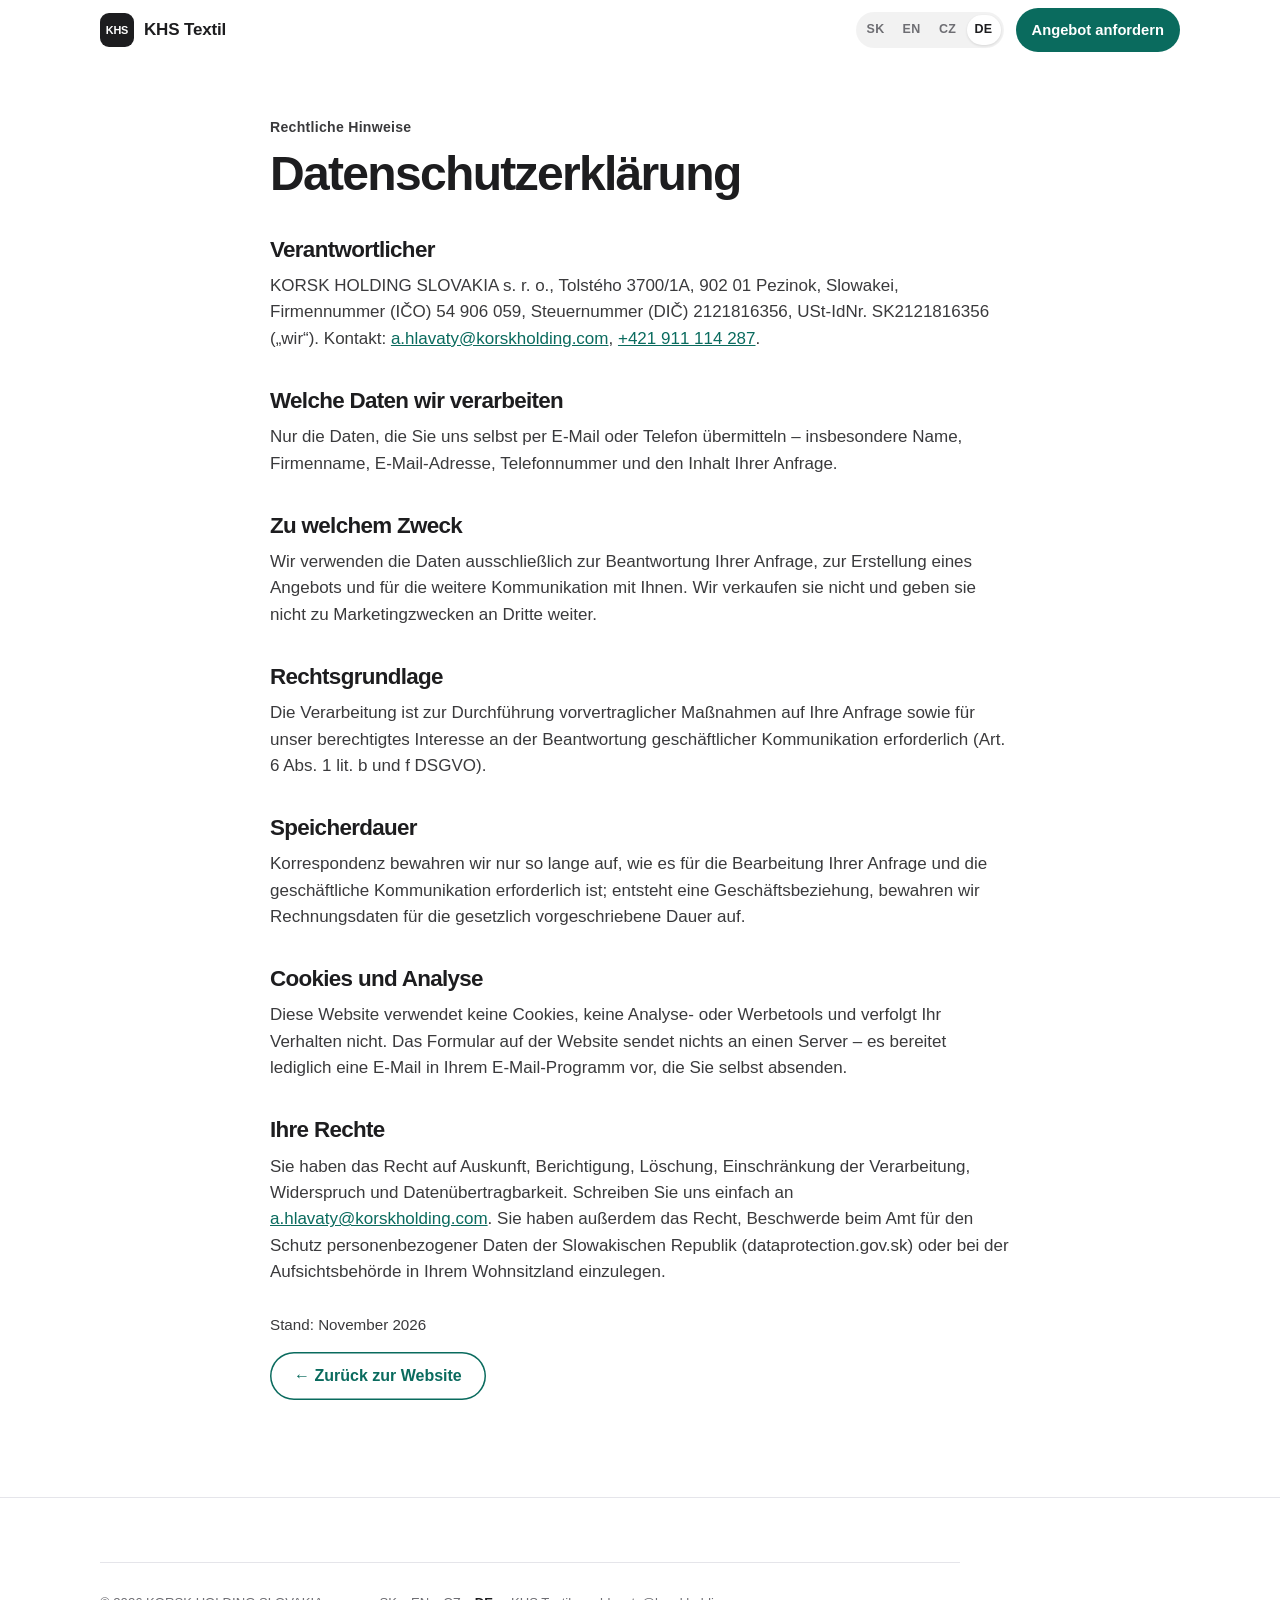
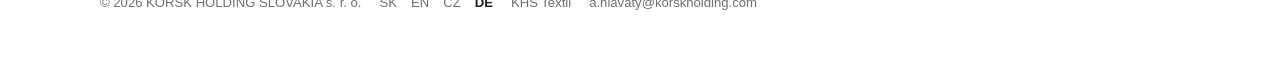
<file: de/privacy.html>
<!doctype html>
<html lang="de">
<head>
<meta charset="utf-8">
<meta name="viewport" content="width=device-width, initial-scale=1, viewport-fit=cover">
<title>Datenschutz – KHS Textil</title>
<meta name="description" content="Wie die KORSK HOLDING SLOVAKIA s. r. o. (KHS Textil) personenbezogene Daten aus Anfragen verarbeitet.">
<meta name="robots" content="noindex">
<link rel="canonical" href="https://khstextil.sk/de/privacy.html">
<link rel="alternate" hreflang="sk" href="https://khstextil.sk/privacy.html">
<link rel="alternate" hreflang="en" href="https://khstextil.sk/en/privacy.html">
<link rel="alternate" hreflang="cs" href="https://khstextil.sk/cz/privacy.html">
<link rel="alternate" hreflang="de" href="https://khstextil.sk/de/privacy.html">
<link rel="alternate" hreflang="x-default" href="https://khstextil.sk/privacy.html">
<link rel="icon" href="../favicon.svg" type="image/svg+xml">
<link rel="stylesheet" href="../style.css">
</head>
<body>
<header class="site-header">
  <div class="wrap bar">
    <a class="brand" href="index.html"><span class="mono" aria-hidden="true">KHS</span><span>KHS Textil</span></a>
    <div class="lang lang-d" role="group" aria-label="Sprache"><a href="../privacy.html" hreflang="sk" lang="sk">SK</a><a href="../en/privacy.html" hreflang="en" lang="en">EN</a><a href="../cz/privacy.html" hreflang="cs" lang="cs">CZ</a><a href="../de/privacy.html" hreflang="de" lang="de" aria-current="page">DE</a></div>
    <a class="btn btn-sm" href="index.html#kontakt">Angebot anfordern</a>
  </div>
</header>
<main class="doc">
  <div class="wrap narrow">
    <p class="eyebrow">Rechtliche Hinweise</p>
    <h1 class="doc-h1">Datenschutzerklärung</h1>
    <h2>Verantwortlicher</h2>
    <p>KORSK HOLDING SLOVAKIA s. r. o., Tolstého 3700/1A, 902 01 Pezinok, Slowakei, Firmennummer (IČO) 54 906 059, Steuernummer (DIČ) 2121816356, USt-IdNr. SK2121816356 („wir“). Kontakt: <a href="mailto:a.hlavaty@korskholding.com">a.hlavaty@korskholding.com</a>, <a href="tel:+421911114287">+421 911 114 287</a>.</p>
    <h2>Welche Daten wir verarbeiten</h2>
    <p>Nur die Daten, die Sie uns selbst per E-Mail oder Telefon übermitteln – insbesondere Name, Firmenname, E-Mail-Adresse, Telefonnummer und den Inhalt Ihrer Anfrage.</p>
    <h2>Zu welchem Zweck</h2>
    <p>Wir verwenden die Daten ausschließlich zur Beantwortung Ihrer Anfrage, zur Erstellung eines Angebots und für die weitere Kommunikation mit Ihnen. Wir verkaufen sie nicht und geben sie nicht zu Marketingzwecken an Dritte weiter.</p>
    <h2>Rechtsgrundlage</h2>
    <p>Die Verarbeitung ist zur Durchführung vorvertraglicher Maßnahmen auf Ihre Anfrage sowie für unser berechtigtes Interesse an der Beantwortung geschäftlicher Kommunikation erforderlich (Art. 6 Abs. 1 lit. b und f DSGVO).</p>
    <h2>Speicherdauer</h2>
    <p>Korrespondenz bewahren wir nur so lange auf, wie es für die Bearbeitung Ihrer Anfrage und die geschäftliche Kommunikation erforderlich ist; entsteht eine Geschäftsbeziehung, bewahren wir Rechnungsdaten für die gesetzlich vorgeschriebene Dauer auf.</p>
    <h2>Cookies und Analyse</h2>
    <p>Diese Website verwendet keine Cookies, keine Analyse- oder Werbetools und verfolgt Ihr Verhalten nicht. Das Formular auf der Website sendet nichts an einen Server – es bereitet lediglich eine E-Mail in Ihrem E-Mail-Programm vor, die Sie selbst absenden.</p>
    <h2>Ihre Rechte</h2>
    <p>Sie haben das Recht auf Auskunft, Berichtigung, Löschung, Einschränkung der Verarbeitung, Widerspruch und Datenübertragbarkeit. Schreiben Sie uns einfach an <a href="mailto:a.hlavaty@korskholding.com">a.hlavaty@korskholding.com</a>. Sie haben außerdem das Recht, Beschwerde beim Amt für den Schutz personenbezogener Daten der Slowakischen Republik (dataprotection.gov.sk) oder bei der Aufsichtsbehörde in Ihrem Wohnsitzland einzulegen.</p>
    <p class="note">Stand: November 2026</p>
    <p><a class="btn btn-ghost" href="index.html">← Zurück zur Website</a></p>
  </div>
</main>
<footer class="footer"><div class="wrap"><p class="fbottom"><span>© 2026 KORSK HOLDING SLOVAKIA s. r. o.</span><span class="lang-f"><a href="../privacy.html" hreflang="sk" lang="sk">SK</a><a href="../en/privacy.html" hreflang="en" lang="en">EN</a><a href="../cz/privacy.html" hreflang="cs" lang="cs">CZ</a><a href="../de/privacy.html" hreflang="de" lang="de" aria-current="page">DE</a></span><a href="index.html">KHS Textil</a><a href="mailto:a.hlavaty@korskholding.com">a.hlavaty@korskholding.com</a></p></div></footer>
</body>
</html>
</file>
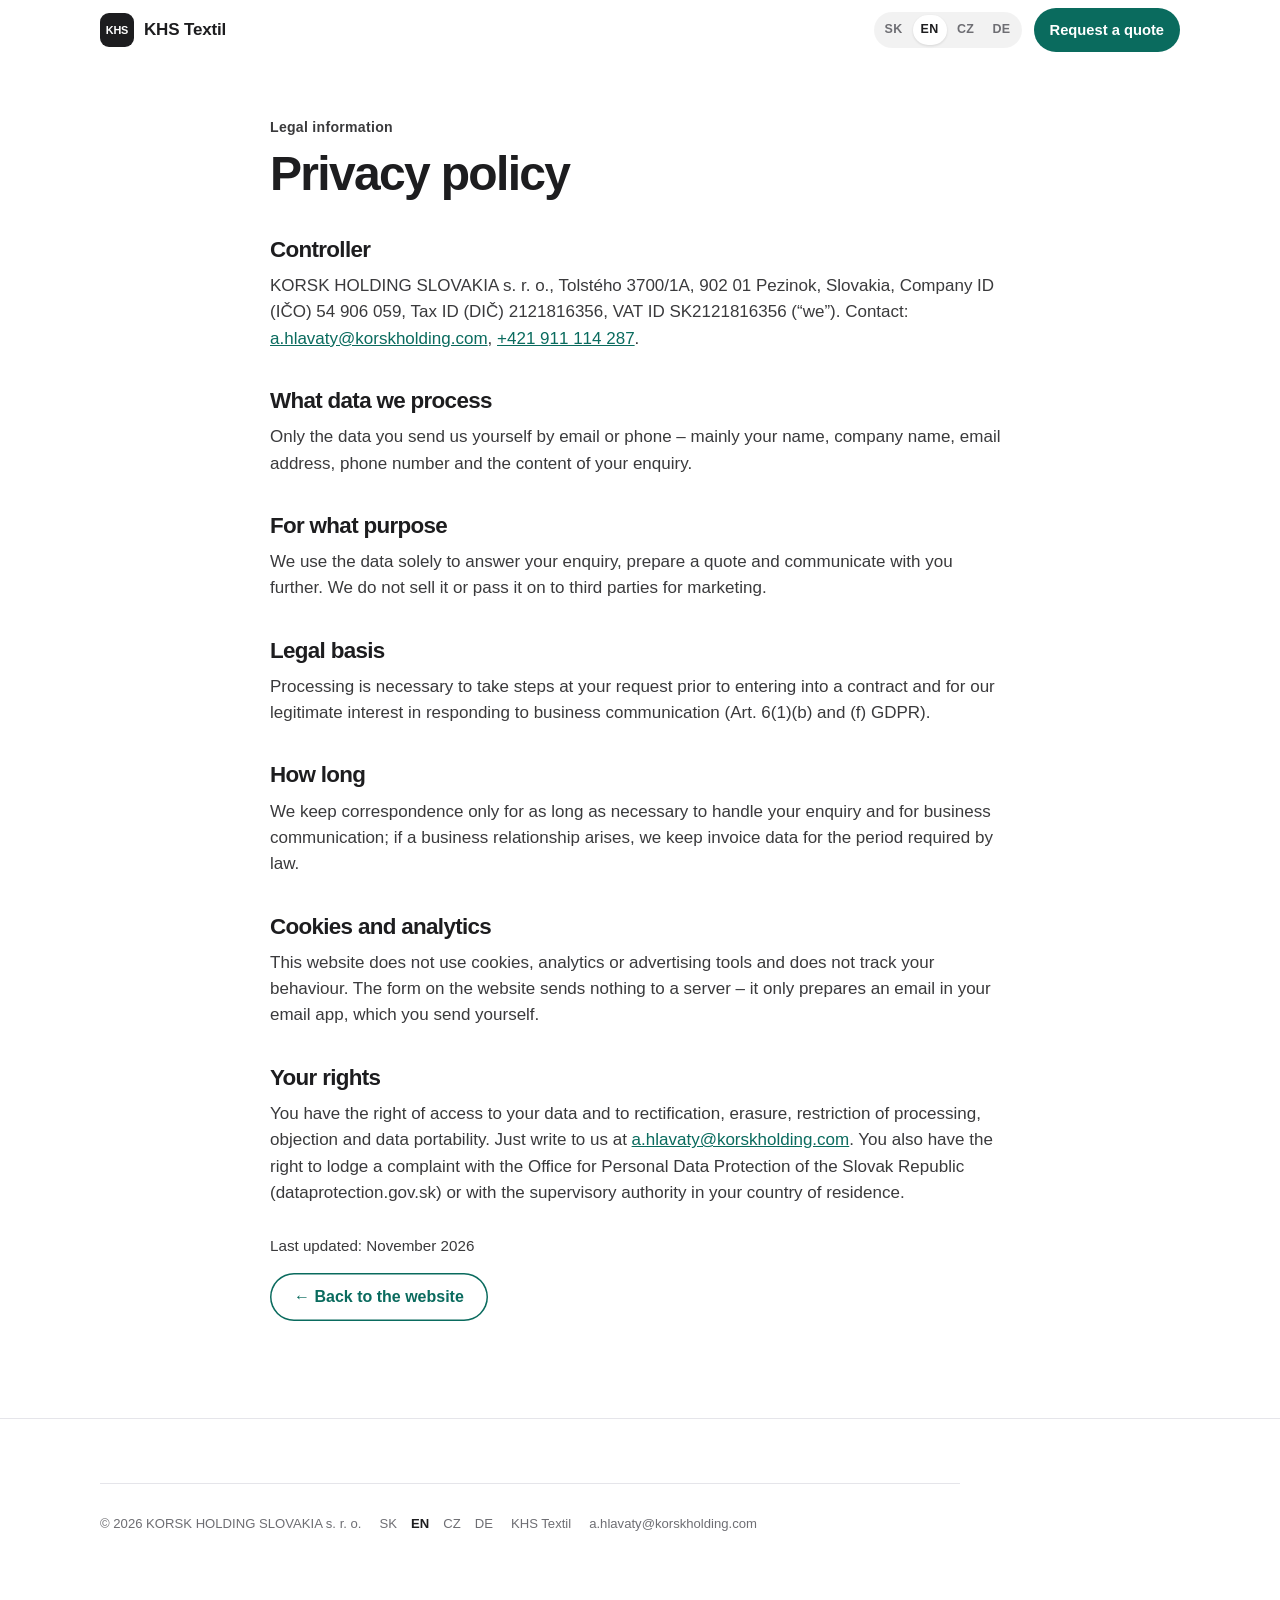
<file: en/privacy.html>
<!doctype html>
<html lang="en">
<head>
<meta charset="utf-8">
<meta name="viewport" content="width=device-width, initial-scale=1, viewport-fit=cover">
<title>Privacy policy – KHS Textil</title>
<meta name="description" content="How KORSK HOLDING SLOVAKIA s. r. o. (KHS Textil) processes personal data from enquiries.">
<meta name="robots" content="noindex">
<link rel="canonical" href="https://khstextil.sk/en/privacy.html">
<link rel="alternate" hreflang="sk" href="https://khstextil.sk/privacy.html">
<link rel="alternate" hreflang="en" href="https://khstextil.sk/en/privacy.html">
<link rel="alternate" hreflang="cs" href="https://khstextil.sk/cz/privacy.html">
<link rel="alternate" hreflang="de" href="https://khstextil.sk/de/privacy.html">
<link rel="alternate" hreflang="x-default" href="https://khstextil.sk/privacy.html">
<link rel="icon" href="../favicon.svg" type="image/svg+xml">
<link rel="stylesheet" href="../style.css">
</head>
<body>
<header class="site-header">
  <div class="wrap bar">
    <a class="brand" href="index.html"><span class="mono" aria-hidden="true">KHS</span><span>KHS Textil</span></a>
    <div class="lang lang-d" role="group" aria-label="Language"><a href="../privacy.html" hreflang="sk" lang="sk">SK</a><a href="../en/privacy.html" hreflang="en" lang="en" aria-current="page">EN</a><a href="../cz/privacy.html" hreflang="cs" lang="cs">CZ</a><a href="../de/privacy.html" hreflang="de" lang="de">DE</a></div>
    <a class="btn btn-sm" href="index.html#kontakt">Request a quote</a>
  </div>
</header>
<main class="doc">
  <div class="wrap narrow">
    <p class="eyebrow">Legal information</p>
    <h1 class="doc-h1">Privacy policy</h1>
    <h2>Controller</h2>
    <p>KORSK HOLDING SLOVAKIA s. r. o., Tolstého 3700/1A, 902 01 Pezinok, Slovakia, Company ID (IČO) 54 906 059, Tax ID (DIČ) 2121816356, VAT ID SK2121816356 (“we”). Contact: <a href="mailto:a.hlavaty@korskholding.com">a.hlavaty@korskholding.com</a>, <a href="tel:+421911114287">+421 911 114 287</a>.</p>
    <h2>What data we process</h2>
    <p>Only the data you send us yourself by email or phone – mainly your name, company name, email address, phone number and the content of your enquiry.</p>
    <h2>For what purpose</h2>
    <p>We use the data solely to answer your enquiry, prepare a quote and communicate with you further. We do not sell it or pass it on to third parties for marketing.</p>
    <h2>Legal basis</h2>
    <p>Processing is necessary to take steps at your request prior to entering into a contract and for our legitimate interest in responding to business communication (Art. 6(1)(b) and (f) GDPR).</p>
    <h2>How long</h2>
    <p>We keep correspondence only for as long as necessary to handle your enquiry and for business communication; if a business relationship arises, we keep invoice data for the period required by law.</p>
    <h2>Cookies and analytics</h2>
    <p>This website does not use cookies, analytics or advertising tools and does not track your behaviour. The form on the website sends nothing to a server – it only prepares an email in your email app, which you send yourself.</p>
    <h2>Your rights</h2>
    <p>You have the right of access to your data and to rectification, erasure, restriction of processing, objection and data portability. Just write to us at <a href="mailto:a.hlavaty@korskholding.com">a.hlavaty@korskholding.com</a>. You also have the right to lodge a complaint with the Office for Personal Data Protection of the Slovak Republic (dataprotection.gov.sk) or with the supervisory authority in your country of residence.</p>
    <p class="note">Last updated: November 2026</p>
    <p><a class="btn btn-ghost" href="index.html">← Back to the website</a></p>
  </div>
</main>
<footer class="footer"><div class="wrap"><p class="fbottom"><span>© 2026 KORSK HOLDING SLOVAKIA s. r. o.</span><span class="lang-f"><a href="../privacy.html" hreflang="sk" lang="sk">SK</a><a href="../en/privacy.html" hreflang="en" lang="en" aria-current="page">EN</a><a href="../cz/privacy.html" hreflang="cs" lang="cs">CZ</a><a href="../de/privacy.html" hreflang="de" lang="de">DE</a></span><a href="index.html">KHS Textil</a><a href="mailto:a.hlavaty@korskholding.com">a.hlavaty@korskholding.com</a></p></div></footer>
</body>
</html>
</file>
<file: style.css>
:root{--bg:#fff;--alt:#f5f5f7;--text:#1d1d1f;--muted:#6e6e73;--line:#e5e5ea;--accent:#0a6b5e;--accent-h:#08574c;--radius:22px;--shadow:0 1px 2px rgba(0,0,0,.04),0 8px 28px rgba(0,0,0,.06);--hh:60px;
--font:-apple-system,BlinkMacSystemFont,"SF Pro Text","SF Pro Display","Inter","Segoe UI",Roboto,"Helvetica Neue",Arial,sans-serif}
*,*::before,*::after{box-sizing:border-box}
html{scroll-behavior:smooth;scroll-padding-top:calc(var(--hh) + 12px);-webkit-text-size-adjust:100%}
@media (prefers-reduced-motion:reduce){html{scroll-behavior:auto}}
body{margin:0;font-family:var(--font);color:var(--text);background:var(--bg);font-size:17px;line-height:1.55;-webkit-font-smoothing:antialiased;overflow-x:hidden}
body.noscroll{overflow:hidden}
img{max-width:100%;height:auto;display:block}
a{color:var(--accent)}
h1,h2,h3{letter-spacing:-.02em;line-height:1.12;margin:0 0 .5em;font-weight:700}
h1{font-size:clamp(2.5rem,9vw,4.5rem);letter-spacing:-.035em}
h2{font-size:clamp(1.9rem,6vw,3rem);letter-spacing:-.03em}
h3{font-size:1.15rem;letter-spacing:-.01em}
p{margin:0 0 1em}
.wrap{width:100%;max-width:1120px;margin:0 auto;padding-left:max(20px,env(safe-area-inset-left));padding-right:max(20px,env(safe-area-inset-right))}
.narrow{max-width:780px}
.skip{position:absolute;left:-999px;top:8px;background:#000;color:#fff;padding:10px 14px;border-radius:10px;z-index:100}
.skip:focus{left:12px}
:focus-visible{outline:3px solid var(--accent);outline-offset:2px;border-radius:6px}
.eyebrow{color:var(--accent);font-weight:600;font-size:.88rem;letter-spacing:.02em;margin-bottom:.6em}
.lead{font-size:clamp(1.12rem,2.6vw,1.35rem);color:var(--text);line-height:1.45}
.sub,.note{color:var(--muted)}
.center{text-align:center}
/* buttons */
.btn{display:inline-flex;align-items:center;justify-content:center;min-height:48px;padding:0 24px;border-radius:999px;background:var(--accent);color:#fff;text-decoration:none;font-weight:600;font-size:1rem;border:0;cursor:pointer;font-family:inherit;transition:background .2s,transform .2s}
.btn:hover{background:var(--accent-h)}
.btn:active{transform:scale(.98)}
.btn-ghost{background:transparent;color:var(--accent);box-shadow:inset 0 0 0 1.5px var(--accent)}
.btn-ghost:hover{background:rgba(10,107,94,.07)}
.btn-sm{min-height:44px;padding:0 16px;font-size:.92rem;white-space:nowrap}
.btn-full{width:100%}
.link{font-weight:600;text-decoration:none;display:inline-block;padding:10px 0;min-height:44px}
/* header */
.site-header{position:sticky;top:0;z-index:50;border-bottom:1px solid transparent;padding-top:env(safe-area-inset-top);transition:border-color .2s}
.site-header::before{content:"";position:absolute;inset:0;z-index:-1;background:rgba(255,255,255,.78);-webkit-backdrop-filter:saturate(180%) blur(20px);backdrop-filter:saturate(180%) blur(20px)}
.site-header.scrolled{border-bottom-color:var(--line)}
.bar{display:flex;align-items:center;gap:12px;height:var(--hh)}
.brand{display:flex;align-items:center;gap:10px;color:var(--text);text-decoration:none;font-weight:700;letter-spacing:-.01em;margin-right:auto;min-height:44px}
.mono{display:inline-grid;place-items:center;width:34px;height:34px;border-radius:9px;background:var(--text);color:#fff;font-size:.68rem;letter-spacing:-.02em}
.nav{display:flex;gap:2px}
.nav a{color:var(--text);text-decoration:none;font-size:.9rem;padding:10px 10px;border-radius:10px;opacity:.85}
.nav a:hover{opacity:1;background:rgba(0,0,0,.04)}
.menu-btn{display:none;width:44px;height:44px;border:0;background:transparent;cursor:pointer;position:relative;border-radius:10px;margin-right:-8px}
.menu-btn span{position:absolute;left:12px;right:12px;height:2px;background:var(--text);border-radius:2px;transition:transform .25s}
.menu-btn span:first-child{top:17px}.menu-btn span:last-child{top:25px}
.open .menu-btn span:first-child{transform:translateY(4px) rotate(45deg)}
.open .menu-btn span:last-child{transform:translateY(-4px) rotate(-45deg)}
@media (max-width:1000px){
  .menu-btn{display:block}
  .nav{position:fixed;left:0;right:0;top:calc(var(--hh) + env(safe-area-inset-top));bottom:0;flex-direction:column;gap:0;background:#fff;padding:8px max(20px,env(safe-area-inset-left)) calc(24px + env(safe-area-inset-bottom));transform:translateY(-8px);opacity:0;visibility:hidden;transition:opacity .2s,transform .2s,visibility .2s;overflow-y:auto}
  .open .nav{opacity:1;transform:none;visibility:visible}
  .nav a{font-size:1.3rem;font-weight:600;padding:14px 4px;border-bottom:1px solid var(--line);border-radius:0;opacity:1}
}
@media (max-width:360px){.brand span:last-child{display:none}}
/* hero */
.hero{padding:40px 0 56px}
.hero-grid{display:grid;gap:32px;align-items:center}
.hero-text .lead{max-width:34ch}
.cta{display:flex;flex-wrap:wrap;gap:12px;margin-top:24px}
.cta .btn{flex:1 1 180px}
.hero-img img{border-radius:var(--radius);box-shadow:var(--shadow);width:100%;aspect-ratio:4/3;object-fit:cover;object-position:center 30%}
@media (min-width:860px){.hero-img img{aspect-ratio:1/1}}
.benefits{list-style:none;padding:0;margin:40px 0 0;display:grid;gap:12px;grid-template-columns:1fr 1fr}
.benefits li{background:var(--alt);border-radius:18px;padding:18px}
.benefits strong{display:block;font-size:.98rem;letter-spacing:-.01em;margin-bottom:4px}
.benefits span{color:var(--muted);font-size:.92rem;line-height:1.4;display:block}
@media (min-width:860px){.hero{padding:72px 0 88px}.hero-grid{grid-template-columns:1.1fr .9fr;gap:56px}.benefits{grid-template-columns:repeat(4,1fr);margin-top:64px}.cta .btn{flex:0 0 auto}}
/* sections */
.section{padding:72px 0}
.section.alt{background:var(--alt)}
@media (min-width:860px){.section{padding:110px 0}}
.head{max-width:760px;margin:0 auto 40px;text-align:center}
.head .lead{color:var(--muted)}
.cards{display:grid;gap:16px}
.card{background:#fff;border-radius:var(--radius);padding:26px;box-shadow:var(--shadow)}
.section:not(.alt) .card{background:var(--alt);box-shadow:none}
.card p:last-child{margin-bottom:0}
.card p{color:var(--muted)}
.num{display:block;color:var(--accent);font-weight:700;font-size:.85rem;margin-bottom:12px}
.three{margin-top:32px}
@media (min-width:700px){.three{grid-template-columns:repeat(3,1fr)}.two{grid-template-columns:1fr 1fr}}
.card.media{padding:0;overflow:hidden}
.card.media img{width:100%;aspect-ratio:4/3;object-fit:cover}
.card-body{padding:24px 26px 28px}
.note{margin-top:28px;font-size:.95rem}
/* sortiment */
.gallery{display:grid;gap:16px;margin-bottom:24px}
.gallery figure{margin:0}
.gallery img{border-radius:var(--radius);width:100%;aspect-ratio:4/3;object-fit:cover}
@media (min-width:700px){.gallery{grid-template-columns:1fr 1fr}}
.cats{grid-template-columns:1fr}
.cats ul{list-style:none;padding:0;margin:0}
.cats li{padding:9px 0;border-top:1px solid var(--line);font-size:.98rem}
.cats li:first-child{border-top:0}
.card.accent{background:var(--text)!important;color:#fff}
.card.accent p{color:rgba(255,255,255,.78)}
.card.accent .link{color:#7fe0cf}
@media (min-width:700px){.cats{grid-template-columns:1fr 1fr}}
@media (min-width:1000px){.cats{grid-template-columns:repeat(3,1fr)}}
/* kvalita */
.split{display:grid;gap:36px}
.split-img{margin-top:24px}
.split-img img{border-radius:var(--radius);box-shadow:var(--shadow);width:100%}
@media (min-width:900px){.split{grid-template-columns:1fr 1fr;gap:64px;align-items:start}}
.specs{margin:0;display:grid;gap:12px}
.specs div{background:#fff;border-radius:18px;padding:18px 20px;box-shadow:var(--shadow)}
.specs dt{font-weight:650;margin-bottom:4px}
.specs dd{margin:0;color:var(--muted);font-size:.96rem}
details.glossary{background:#fff;border-radius:18px;margin-top:16px;box-shadow:var(--shadow)}
details summary{cursor:pointer;list-style:none;padding:16px 48px 16px 20px;min-height:44px;font-weight:600;position:relative}
details summary::-webkit-details-marker{display:none}
details summary::after{content:"";position:absolute;right:22px;top:50%;width:9px;height:9px;border-right:2px solid var(--muted);border-bottom:2px solid var(--muted);transform:translateY(-70%) rotate(45deg);transition:transform .2s}
details[open] summary::after{transform:translateY(-30%) rotate(-135deg)}
details.glossary dl,details.glossary ul{margin:0;padding:0 20px 18px}
details.glossary dt{font-weight:600;margin-top:10px}
details.glossary dd{margin:2px 0 0;color:var(--muted);font-size:.95rem}
.ticks{list-style:none}
.ticks li{padding:8px 0 8px 26px;position:relative;color:var(--muted);font-size:.95rem;border-top:1px solid var(--line)}
.ticks li:first-child{border-top:0}
.ticks li::before{content:"";position:absolute;left:4px;top:15px;width:10px;height:6px;border-left:2px solid var(--accent);border-bottom:2px solid var(--accent);transform:rotate(-45deg)}
/* steps */
.steps{list-style:none;padding:0;margin:0;display:grid;gap:14px;counter-reset:s}
.steps li{counter-increment:s;background:var(--alt);border-radius:var(--radius);padding:24px 24px 24px 76px;position:relative}
.steps li::before{content:counter(s);position:absolute;left:22px;top:22px;width:36px;height:36px;border-radius:50%;background:var(--accent);color:#fff;display:grid;place-items:center;font-weight:700}
.steps p{margin:0;color:var(--muted)}
@media (min-width:1000px){.steps{grid-template-columns:repeat(5,1fr)}.steps li{padding:76px 22px 24px}}
.plan{margin-top:40px;background:var(--text);color:#fff;border-radius:28px;padding:32px 26px;display:grid;gap:12px}
.plan .eyebrow{color:#7fe0cf}
.plan h3{font-size:1.6rem;margin:0}
.plan p{color:rgba(255,255,255,.8);margin:0}
.plan .btn{justify-self:start;margin-top:8px;background:#fff;color:var(--text)}
@media (min-width:860px){.plan{grid-template-columns:.7fr 1.5fr auto;align-items:center;gap:36px;padding:40px 44px}.plan .btn{margin:0}}
/* preco */
@media (min-width:640px){.grid4{grid-template-columns:1fr 1fr}}
@media (min-width:1000px){.grid4{grid-template-columns:repeat(4,1fr)}}
.grid4 .card{padding:24px}
.compare{margin-top:28px;border-radius:var(--radius);padding:28px;background:#fff;box-shadow:var(--shadow);border-left:4px solid var(--accent)}
.compare p{margin:0;color:var(--muted)}
/* faq */
.faq details{border-bottom:1px solid var(--line)}
.faq details:first-child{border-top:1px solid var(--line)}
.faq summary{padding:20px 44px 20px 0;font-size:1.06rem}
.faq summary::after{right:8px}
.faq p{color:var(--muted);margin:0 0 20px;padding-right:20px}
/* contact */
.contact{display:grid;gap:36px}
@media (min-width:900px){.contact{grid-template-columns:.9fr 1.1fr;gap:64px;align-items:start}}
.person{margin:28px 0;padding:22px;background:#fff;border-radius:18px;box-shadow:var(--shadow)}
.pname{font-weight:700;margin:0;font-size:1.1rem}
.prole{color:var(--muted);margin:0 0 10px}
.clink{display:flex;align-items:center;min-height:44px;font-weight:600;text-decoration:none;font-size:1.05rem;word-break:break-word}
.form{display:grid;gap:16px}
.form label{display:grid;gap:6px;font-size:.92rem;font-weight:600}
.opt{color:var(--muted);font-weight:400}
.form input,.form select,.form textarea{font:inherit;font-size:16px;font-weight:400;width:100%;min-height:48px;padding:12px 14px;border:1px solid #d2d2d7;border-radius:12px;background:#fff;color:var(--text);-webkit-appearance:none;appearance:none}
.form select{background-image:linear-gradient(45deg,transparent 50%,#6e6e73 50%),linear-gradient(135deg,#6e6e73 50%,transparent 50%);background-position:calc(100% - 20px) 21px,calc(100% - 15px) 21px;background-size:5px 5px;background-repeat:no-repeat;padding-right:36px}
.form textarea{resize:vertical}
.form input:focus,.form select:focus,.form textarea:focus{outline:none;border-color:var(--accent);box-shadow:0 0 0 3px rgba(10,107,94,.18)}
.row2{display:grid;gap:16px}
@media (min-width:600px){.row2{grid-template-columns:1fr 1fr}}
.form .check{display:flex;gap:12px;align-items:flex-start;font-weight:400;color:var(--muted);font-size:.9rem}
.form .check input{width:24px;height:24px;min-height:24px;padding:0;flex:0 0 24px;margin:0;-webkit-appearance:checkbox;appearance:auto;accent-color:var(--accent)}
.form-hint{color:var(--muted);font-size:.85rem;margin:0;text-align:center}
/* footer */
.footer{padding:44px 0 calc(44px + env(safe-area-inset-bottom));font-size:.82rem;color:var(--muted);border-top:1px solid var(--line)}
.footer p{max-width:860px}
.footer strong{color:var(--text)}
.fbottom{display:flex;flex-wrap:wrap;gap:4px 18px;margin-top:20px;padding-top:18px;border-top:1px solid var(--line)}
.fbottom a{color:var(--muted);text-decoration:none;min-height:44px;display:inline-flex;align-items:center}
.fbottom span{min-height:44px;display:inline-flex;align-items:center}
.fbottom a:hover{color:var(--text)}
/* privacy */
.doc{padding:56px 0 80px}
.doc h2{font-size:1.4rem;margin-top:1.6em}
.doc p,.doc li{color:#3a3a3c}
@media (min-width:1000px){.cats .card.accent{grid-column:span 2}}
/* v2: language switcher */
.lang{display:flex;gap:2px;padding:3px;border-radius:999px;background:rgba(0,0,0,.05)}
.lang a{display:inline-flex;align-items:center;justify-content:center;min-width:34px;height:30px;padding:0 8px;border-radius:999px;font-size:.78rem;font-weight:600;letter-spacing:.02em;color:var(--muted);text-decoration:none;transition:background .2s,color .2s}
.lang a:hover{color:var(--text)}
.lang a[aria-current="page"]{background:#fff;color:var(--text);box-shadow:0 1px 3px rgba(0,0,0,.12)}
.nav .lang-m{display:none}
@media (max-width:1000px){
  .bar>.lang-d{display:none}
  .nav .lang-m{display:flex;align-self:flex-start;margin:10px 0 14px}
  .nav .lang-m a{font-size:.95rem;font-weight:600;min-width:52px;height:40px;padding:0 12px;border-bottom:0;border-radius:999px;opacity:1;color:var(--muted)}
  .nav .lang-m a[aria-current="page"]{color:var(--text)}
}
@media (min-width:1001px) and (max-width:1199px){.nav a{padding:10px 7px;font-size:.86rem}}
.fbottom .lang-f{display:inline-flex;gap:14px;align-items:center}
.fbottom .lang-f a{min-height:44px}
.fbottom .lang-f a[aria-current="page"]{color:var(--text);font-weight:600}
/* v2: photos in product cards */
.cats .card.cat{display:flex;flex-direction:column}
.cat-img{margin:-26px -26px 20px;overflow:hidden;border-radius:var(--radius) var(--radius) 0 0;background:#e9e9ec}
.cat-img img{width:100%;aspect-ratio:4/3;object-fit:cover}
.cat-img.duo{display:grid;grid-template-columns:1fr 1fr;gap:2px}
.cat-img.duo img{aspect-ratio:2/3}
.doc-h1{font-size:clamp(2rem,7vw,3rem);hyphens:auto;-webkit-hyphens:auto}
h1,h2,h3{overflow-wrap:break-word}
:lang(de) h1,:lang(de) h2,:lang(de) h3{hyphens:auto;-webkit-hyphens:auto}
.brand span:last-child{white-space:nowrap}
@media (max-width:430px){.bar{gap:8px}.bar .btn-sm{padding:0 12px;font-size:.84rem}}
@media (max-width:359px){.brand span:last-child{display:none}}
@media (min-width:1001px){.nav a{white-space:nowrap}}
@media (min-width:1001px) and (max-width:1199px){.brand span:last-child{display:none}.nav a{padding:10px 6px;font-size:.84rem}.bar>.lang-d a{min-width:30px;padding:0 6px}.bar .btn-sm{padding:0 14px}}
.h1-eyebrow{display:block;letter-spacing:.02em;line-height:1.4}
</file>
